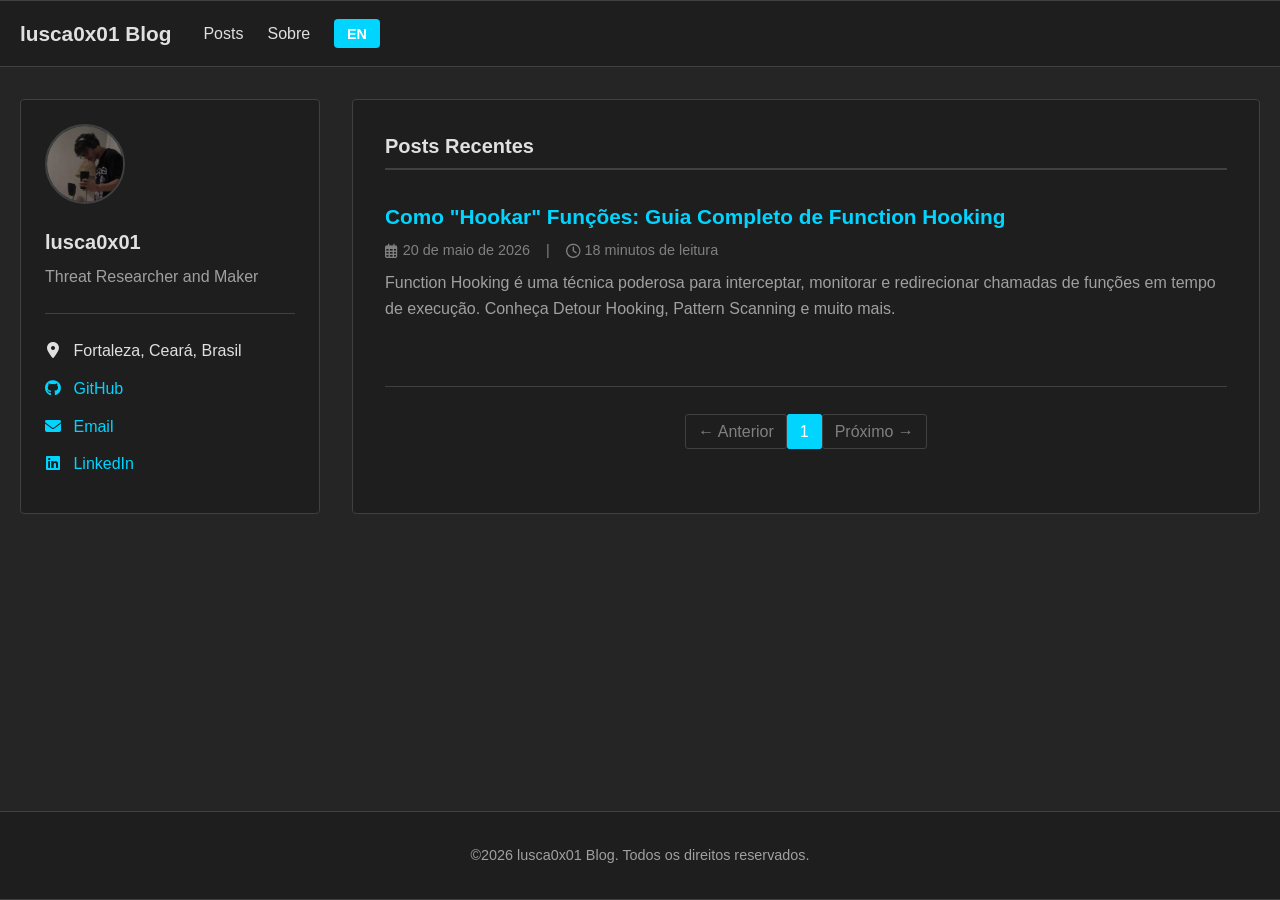
<file: index.html>
<!DOCTYPE html>
<html lang="pt-BR" class="no-js">

<head>
  <meta charset="UTF-8">
  <meta name="viewport" content="width=device-width, initial-scale=1.0">
  <meta name="description"
    content="lusca0x01 Blog - InfoSec, Pentesting, Análise de Malware e mais. Compartilhando conhecimento sobre segurança da informação.">
  <title>lusca0x01 Blog</title>
  <link rel="stylesheet" href="https://cdnjs.cloudflare.com/ajax/libs/font-awesome/6.4.0/css/all.min.css">
  <link rel="stylesheet" href="/assets/css/style.css">
  <script>
    document.documentElement.className = document.documentElement.className.replace(/\bno-js\b/g, '') + ' js ';
  </script>
</head>

<body class="home">
  <div class="navbar">
    <div class="navbar-inner">
      <div class="navbar-menu">
        <nav id="site-nav" class="greedy-nav">
          <a class="site-title" href="/">lusca0x01 Blog</a>
          <ul class="visible-links">
            <li class="navbar-menu-item">
              <a href="/" data-i18n="nav.posts">Posts</a>
            </li>
            <li class="navbar-menu-item">
              <a href="/about/" data-i18n="nav.about">Sobre</a>
            </li>
            <li class="navbar-menu-item">
              <button class="lang-toggle" onclick="toggleLanguage()" title="Toggle Language">
                <span id="lang-btn">EN</span>
              </button>
            </li>
          </ul>
        </nav>
      </div>
    </div>
  </div>

  <div class="initial-content">
    <div id="main" role="main">
      <div class="sidebar">
        <div class="author-box" itemscope itemtype="https://schema.org/Person">
          <div class="author-avatar">
            <img src="images/avatar.png" alt="Author" itemprop="image">
          </div>
          <div class="author-content">
            <h3 class="author-name" itemprop="name" data-i18n="author.name">lusca0x01</h3>
            <div class="author-bio" itemprop="description" data-i18n="author.bio">Threat Researcher and Maker</div>
          </div>
          <div class="author-urls-wrapper">
            <ul class="author-urls social-icons">
              <li><i class="fas fa-fw fa-map-marker-alt"></i> <span data-i18n="author.location">Fortaleza, Ceará,
                  Brasil</span></li>
              <li><a href="https://github.com/lusca0x01" target="_blank" rel="noopener noreferrer"><i
                    class="fab fa-fw fa-github"></i>
                  <span>GitHub</span></a></li>
              <li><a href="mailto:lucas.wf@outlook.com" target="_blank" rel="noopener noreferrer"><i
                    class="fas fa-fw fa-envelope"></i>
                  <span>Email</span></a></li>
              <li><a href="https://www.linkedin.com/in/lucas-wagner-fernandes/" target="_blank"
                  rel="noopener noreferrer"><i class="fab fa-fw fa-linkedin"></i>
                  <span>LinkedIn</span></a></li>
            </ul>
          </div>
        </div>
      </div>

      <div class="posts">
        <h3 class="posts-subtitle" data-i18n="posts.recent">Posts Recentes</h3>
        <div class="entries-list" id="posts-container">
        </div>

        <nav class="pagination" id="pagination">
        </nav>
      </div>
    </div>
  </div>

  <div id="footer" class="footer">
    <footer>
      <div class="footer-follow">
        <p data-i18n="footer.text">&copy; 2026 lusca0x01 Blog. Todos os direitos reservados.</p>
      </div>
    </footer>
  </div>

  <script src="/assets/js/script.js"></script>
</body>

</html>
</file>
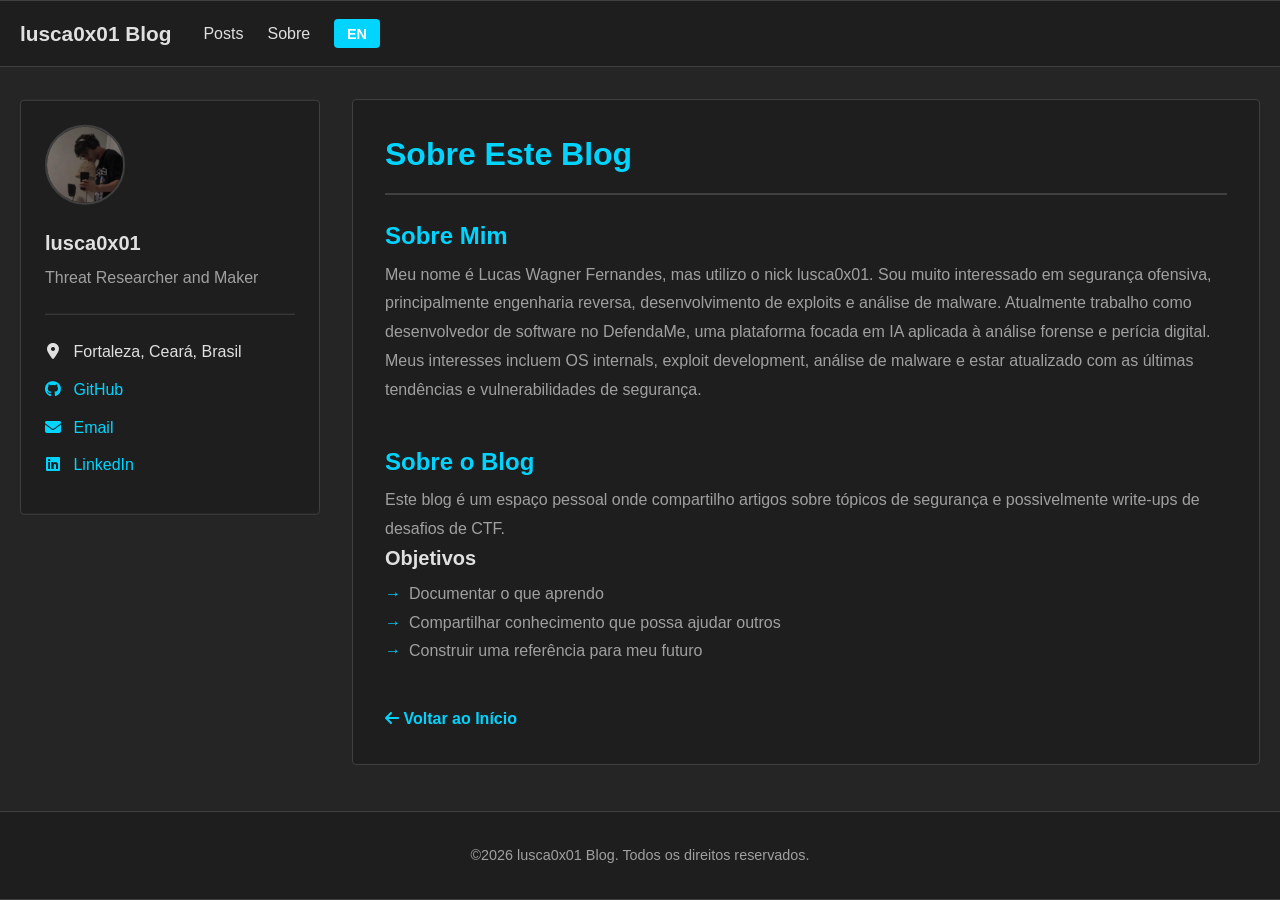
<file: about/index.html>
<!DOCTYPE html>
<html lang="pt-BR" class="no-js">

<head>
    <meta charset="UTF-8">
    <meta name="viewport" content="width=device-width, initial-scale=1.0">
    <meta name="description" content="About - lusca0x01 Blog">
    <title>About - lusca0x01 Blog</title>
    <link rel="stylesheet" href="https://cdnjs.cloudflare.com/ajax/libs/font-awesome/6.4.0/css/all.min.css">
    <link rel="stylesheet" href="../assets/css/style.css">
    <script>
        document.documentElement.className = document.documentElement.className.replace(/\bno-js\b/g, '') + ' js ';
    </script>
</head>

<body class="home">
    <div class="navbar">
        <div class="navbar-inner">
            <div class="navbar-menu">
                <nav id="site-nav" class="greedy-nav">
                    <a class="site-title" href="/">lusca0x01 Blog</a>
                    <ul class="visible-links">
                        <li class="navbar-menu-item">
                            <a href="/" data-i18n="nav.posts">Posts</a>
                        </li>
                        <li class="navbar-menu-item">
                            <a href="/about/" data-i18n="nav.about">Sobre</a>
                        </li>
                        <li class="navbar-menu-item">
                            <button class="lang-toggle" onclick="toggleLanguage()" title="Toggle Language">
                                <span id="lang-btn">EN</span>
                            </button>
                        </li>
                    </ul>
                </nav>
            </div>
        </div>
    </div>

    <div class="initial-content">
        <div id="main" role="main">
            <div class="sidebar">
                <div class="author-box" itemscope itemtype="https://schema.org/Person">
                    <div class="author-avatar">
                        <img src="../images/avatar.png" alt="Author" itemprop="image">
                    </div>
                    <div class="author-content">
                        <h3 class="author-name" itemprop="name" data-i18n="author.name">lusca0x01</h3>
                        <div class="author-bio" itemprop="description" data-i18n="author.bio">Threat Researcher and
                            Maker</div>
                    </div>
                    <div class="author-urls-wrapper">
                        <ul class="author-urls social-icons">
                            <li><i class="fas fa-fw fa-map-marker-alt"></i> <span data-i18n="author.location">Fortaleza,
                                    Ceará, Brasil</span></li>
                            <li><a href="https://github.com/lusca0x01" target="_blank" rel="noopener noreferrer"><i
                                        class="fab fa-fw fa-github"></i>
                                    <span>GitHub</span></a></li>
                            <li><a href="mailto:lucas.wf@outlook.com" target="_blank" rel="noopener noreferrer"><i
                                        class="fas fa-fw fa-envelope"></i>
                                    <span>Email</span></a></li>
                            <li><a href="https://www.linkedin.com/in/lucas-wagner-fernandes/" target="_blank"
                                    rel="noopener noreferrer"><i class="fab fa-fw fa-linkedin"></i>
                                    <span>LinkedIn</span></a></li>
                        </ul>
                    </div>
                </div>
            </div>

            <div class="about-content">
                <article class="page-content">
                    <header class="page-header">
                        <h1 data-i18n="about.title">Sobre Este Blog</h1>
                    </header>

                    <div class="page-body">
                        <section class="about-section">
                            <h2 data-i18n="about.me.title">Sobre Mim</h2>
                            <p data-i18n="about.me.intro">Meu nome é Lucas Wagner Fernandes, mas utilizo o nick
                                lusca0x01. Sou muito interessado em segurança ofensiva, principalmente engenharia
                                reversa, desenvolvimento de exploits e análise de malware. Atualmente trabalho como
                                desenvolvedor de software no DefendaMe, uma plataforma focada em IA aplicada à análise
                                forense e perícia digital.</p>
                            <p data-i18n="about.me.focus">Meus interesses incluem OS internals, exploit development,
                                análise de malware e estar atualizado com as últimas tendências e vulnerabilidades de segurança.</p>
                        </section>

                        <section class="about-section">
                            <h2 data-i18n="about.blog.title">Sobre o Blog</h2>
                            <p data-i18n="about.blog.intro">Este blog é um espaço pessoal onde compartilho write-ups para
                                desafios de CTF, artigos sobre tópicos de segurança, pesquisa do meu homelab e notas rápidas
                                sobre coisas que quero lembrar.</p>

                            <h3 data-i18n="about.blog.goals">Objetivos</h3>
                            <ul class="goals-list">
                                <li data-i18n="about.blog.goal1">Documentar o que aprendo</li>
                                <li data-i18n="about.blog.goal2">Compartilhar conhecimento que possa ajudar outros</li>
                                <li data-i18n="about.blog.goal3">Construir uma referência para meu futuro</li>
                            </ul>
                        </section>
                    </div>

                    <div class="page-navigation">
                        <a href="/" class="btn-back">
                            <i class="fas fa-arrow-left"></i>
                            <span data-i18n="about.back">← Voltar ao Início</span>
                        </a>
                    </div>
                </article>
            </div>
        </div>
    </div>

    <div id="footer" class="footer">
        <footer>
            <div class="footer-follow">
                <p data-i18n="footer.text">&copy; 2026 lusca0x01 Blog. Todos os direitos reservados.</p>
            </div>
        </footer>
    </div>

    <script src="../assets/js/script.js"></script>
    <script>
        document.addEventListener('DOMContentLoaded', () => {
            updateTranslations();
        });
    </script>
</body>

</html>
</file>
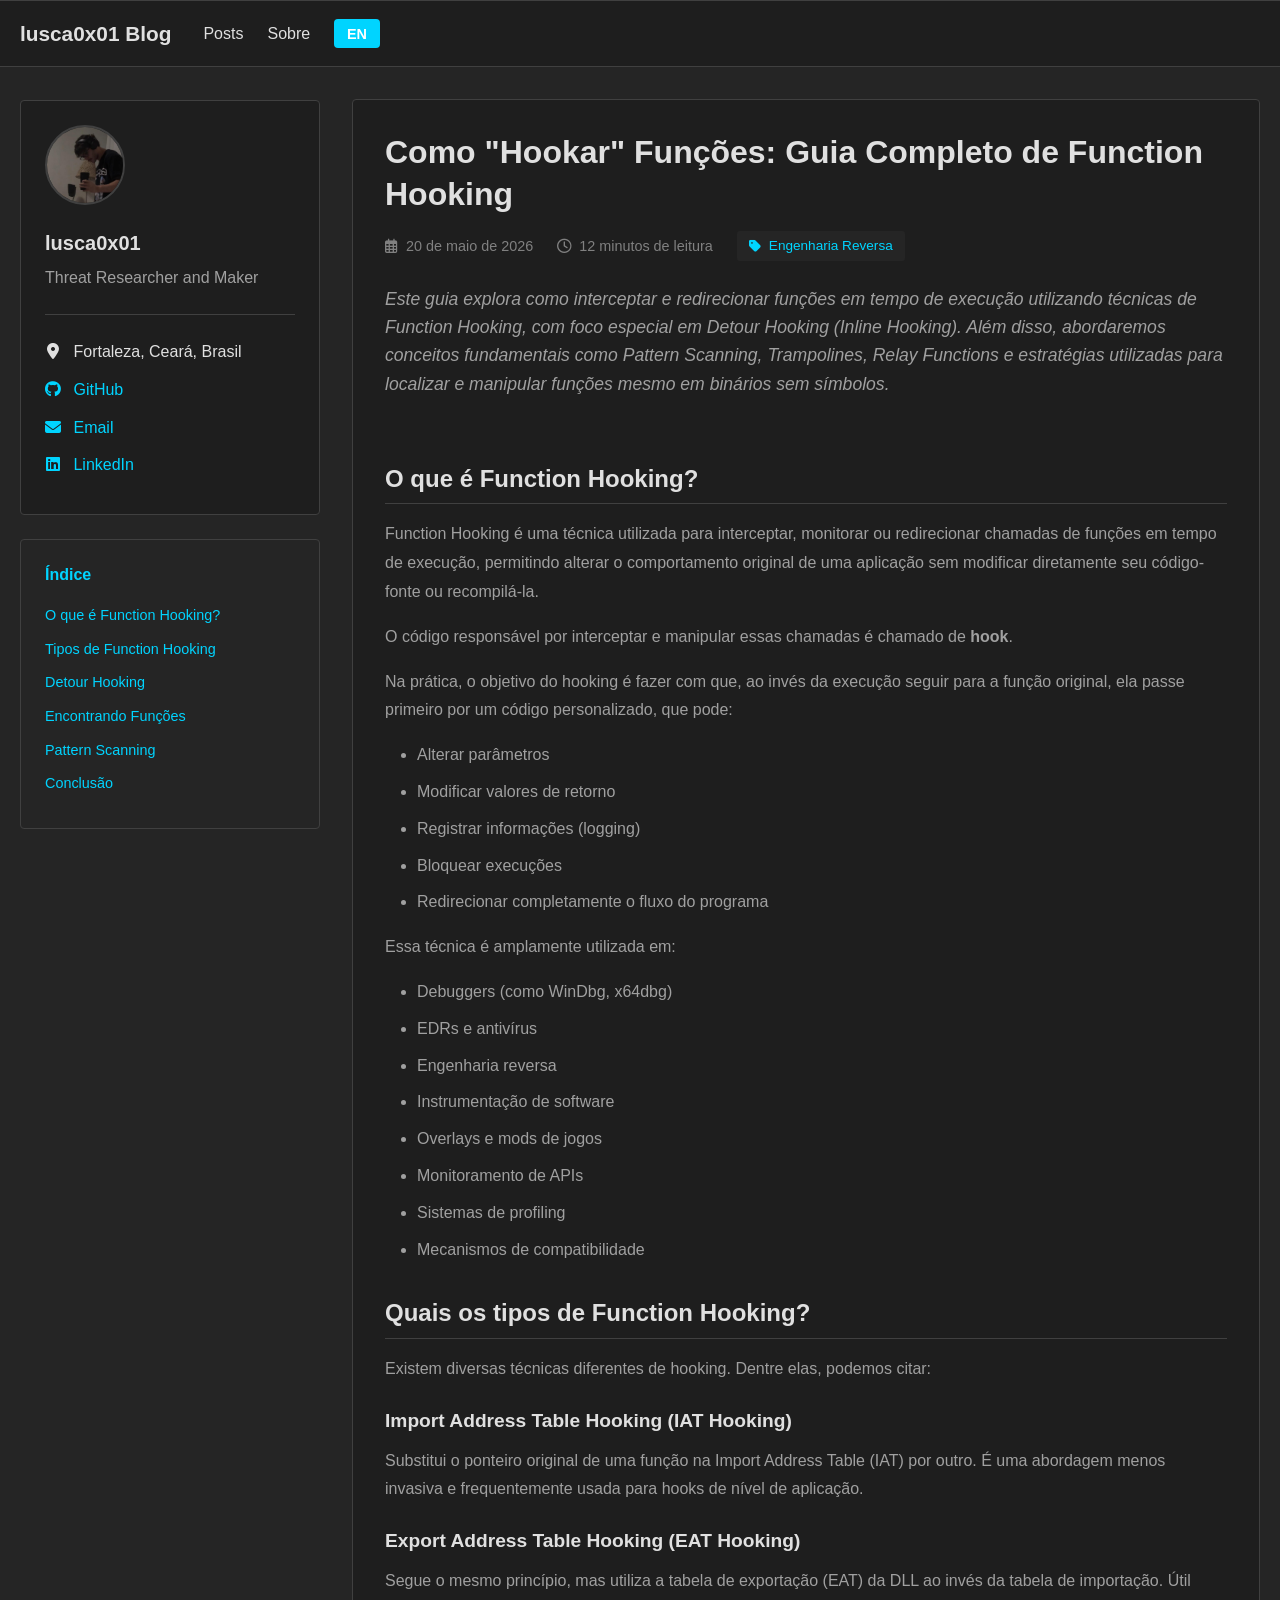
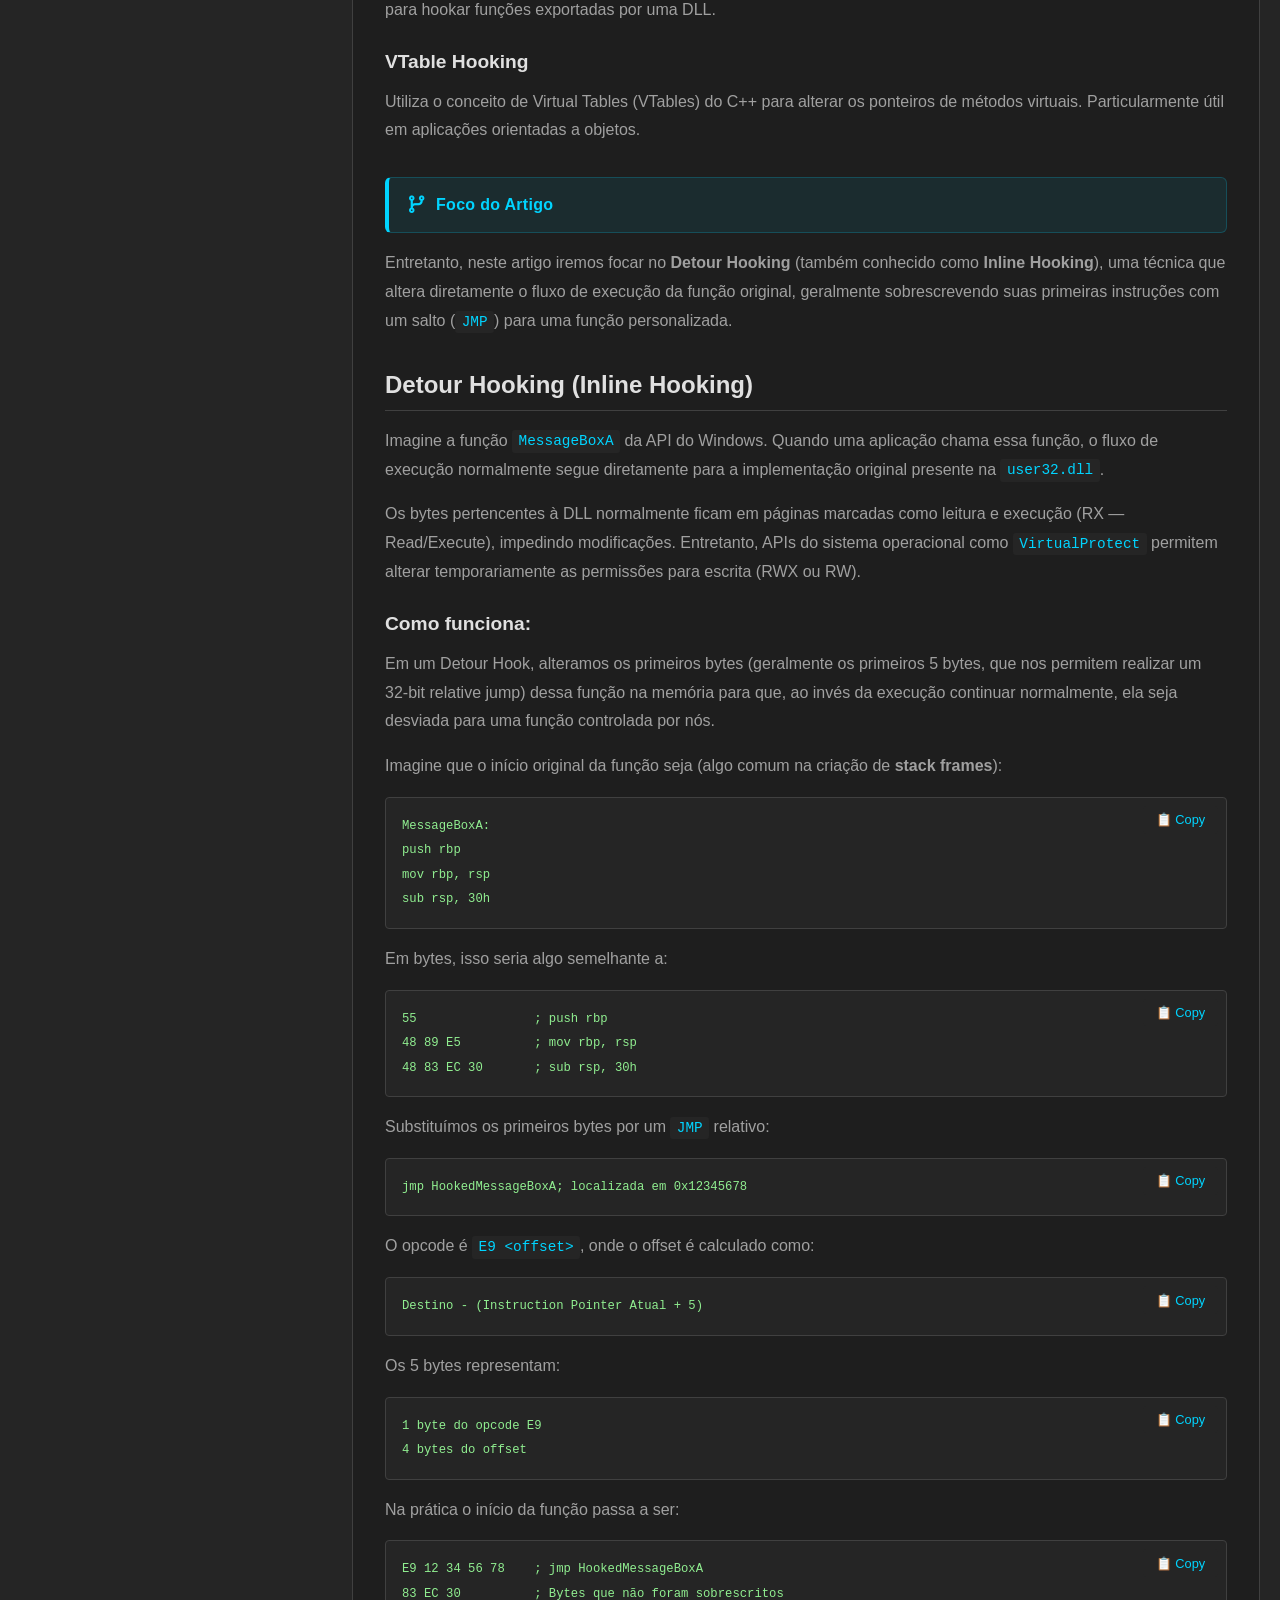
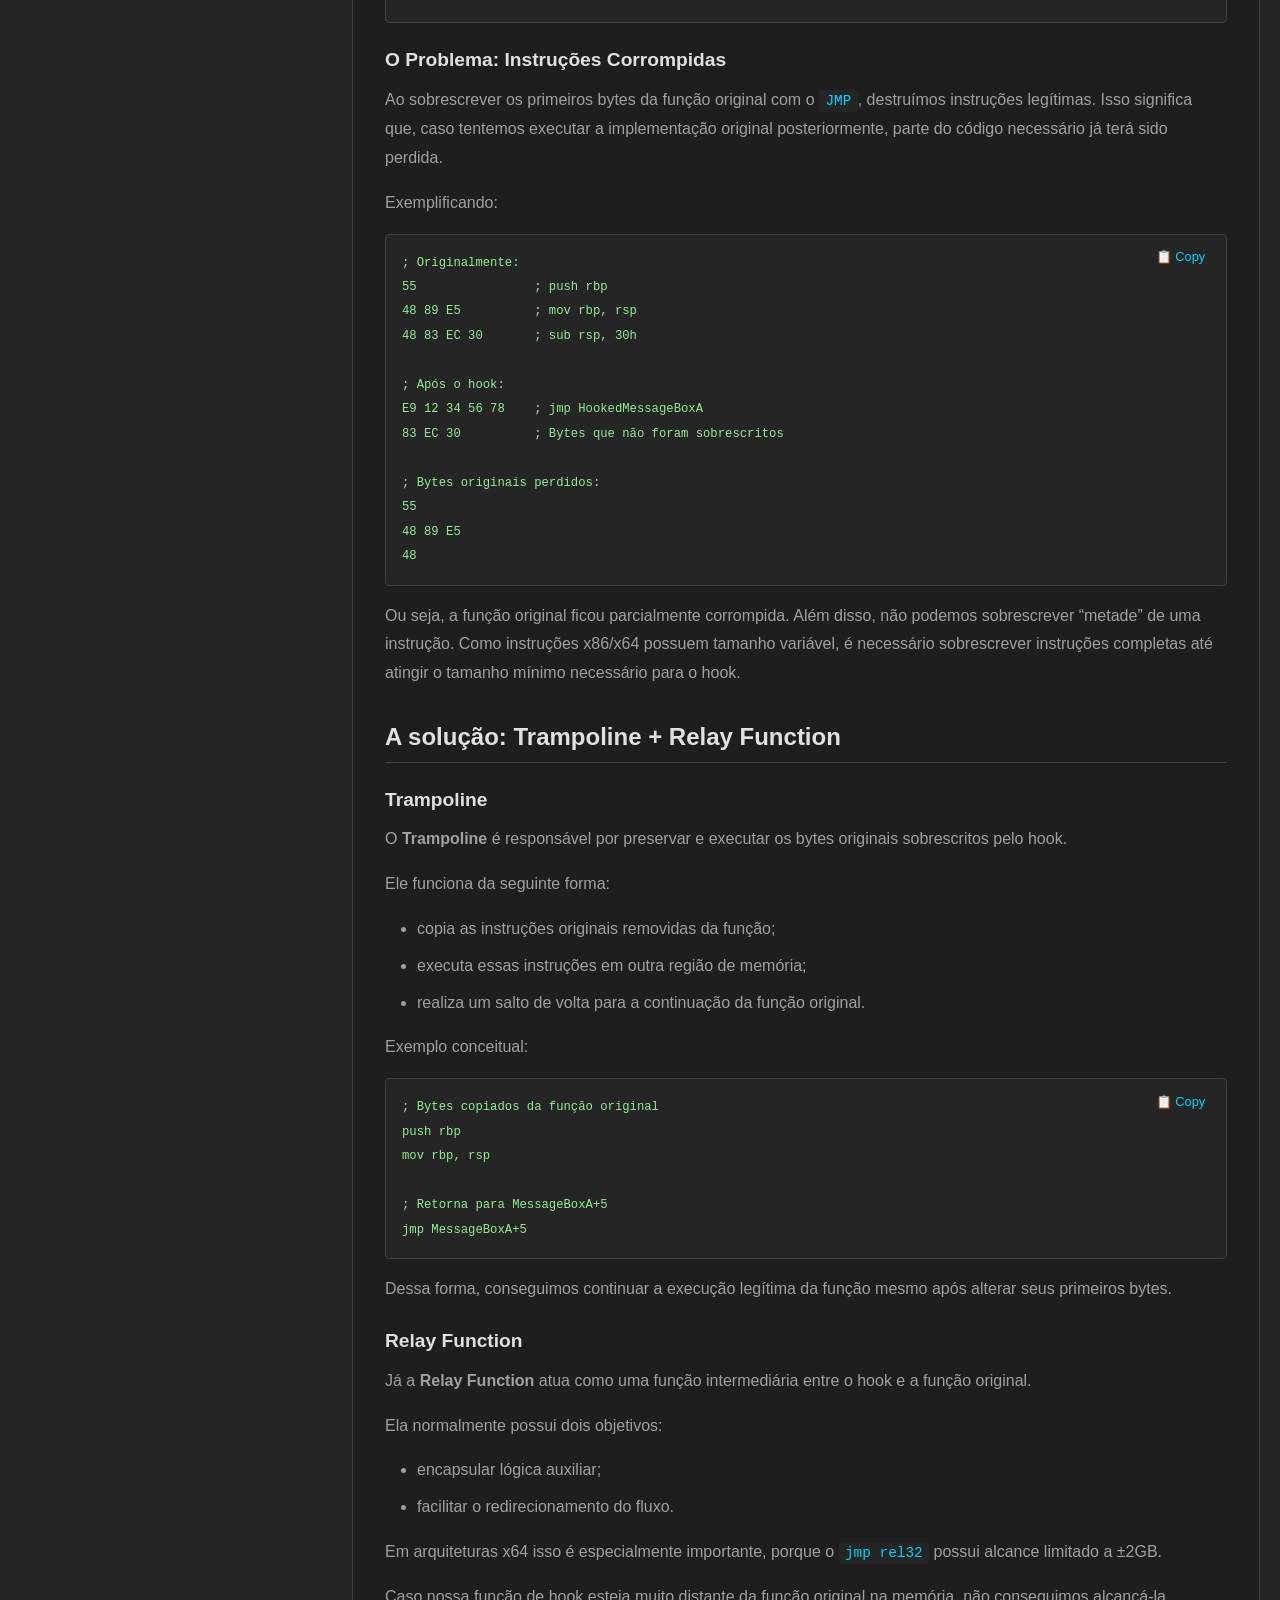
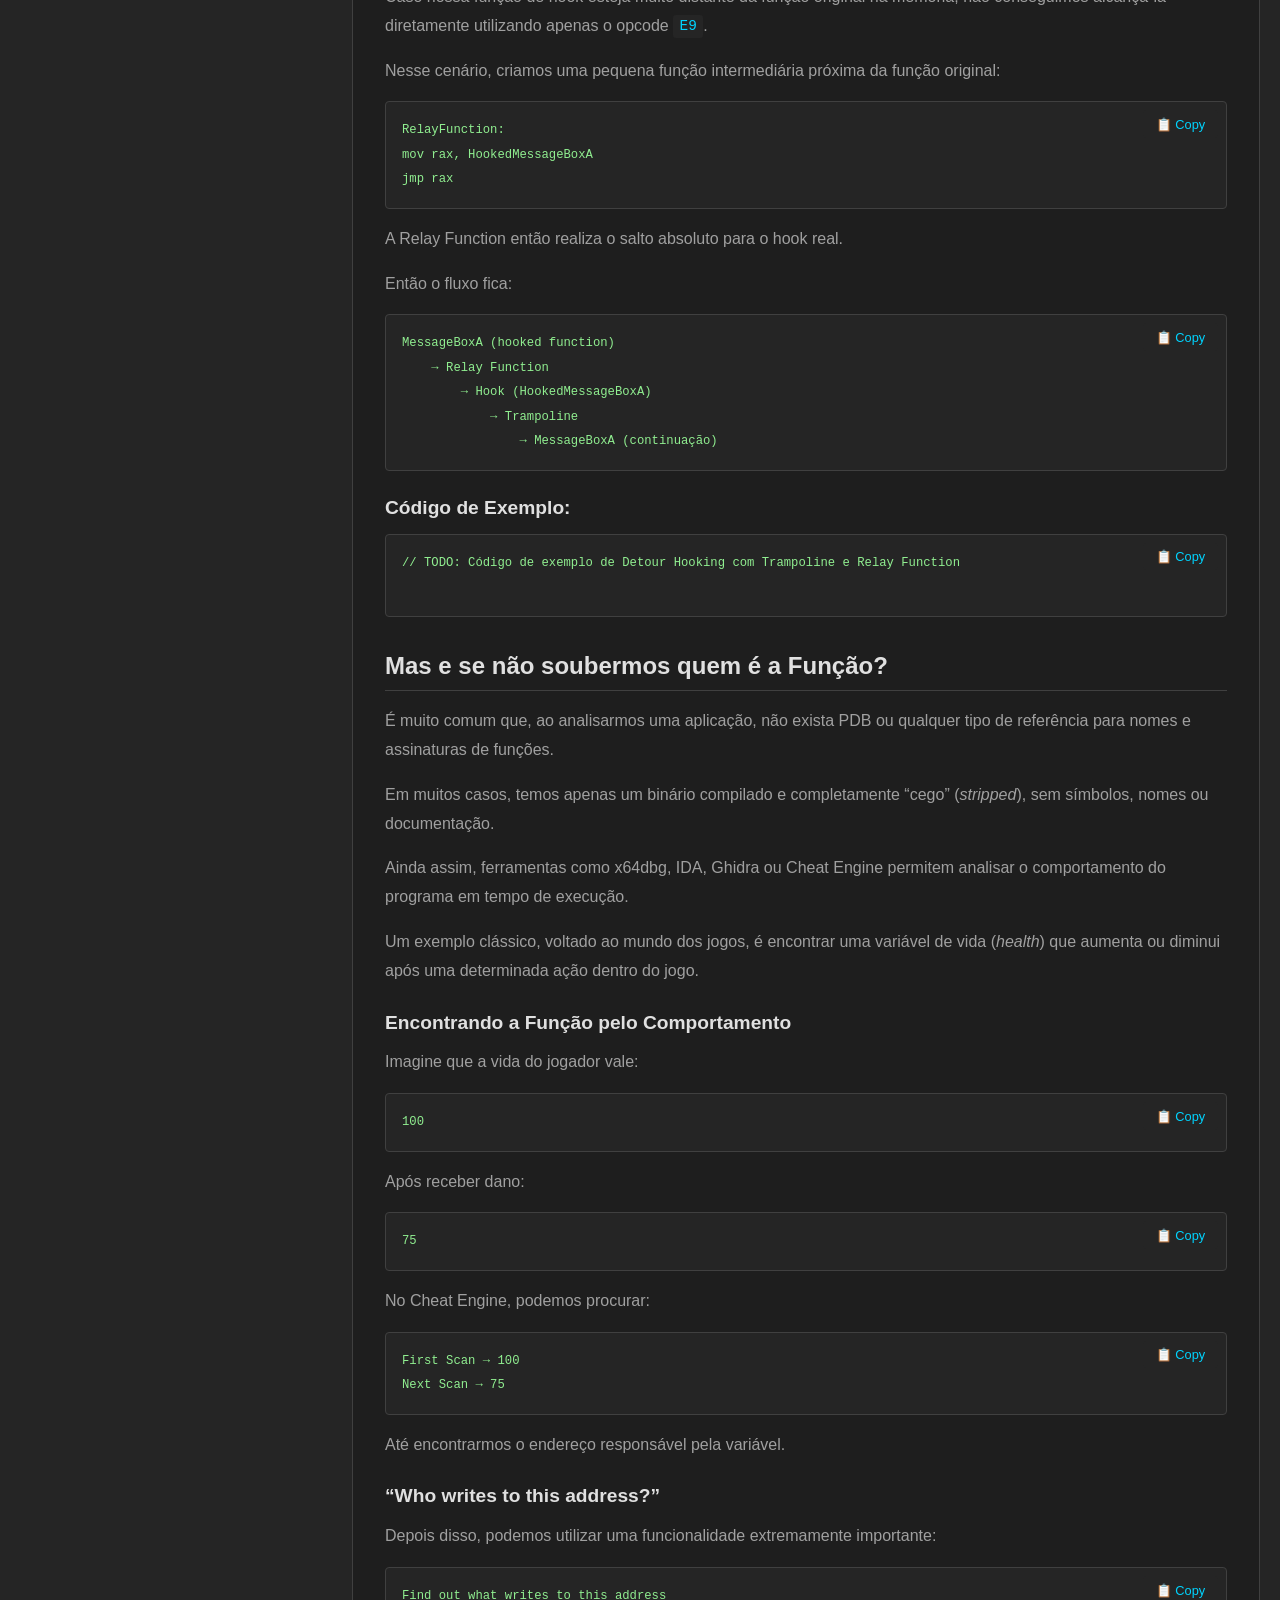
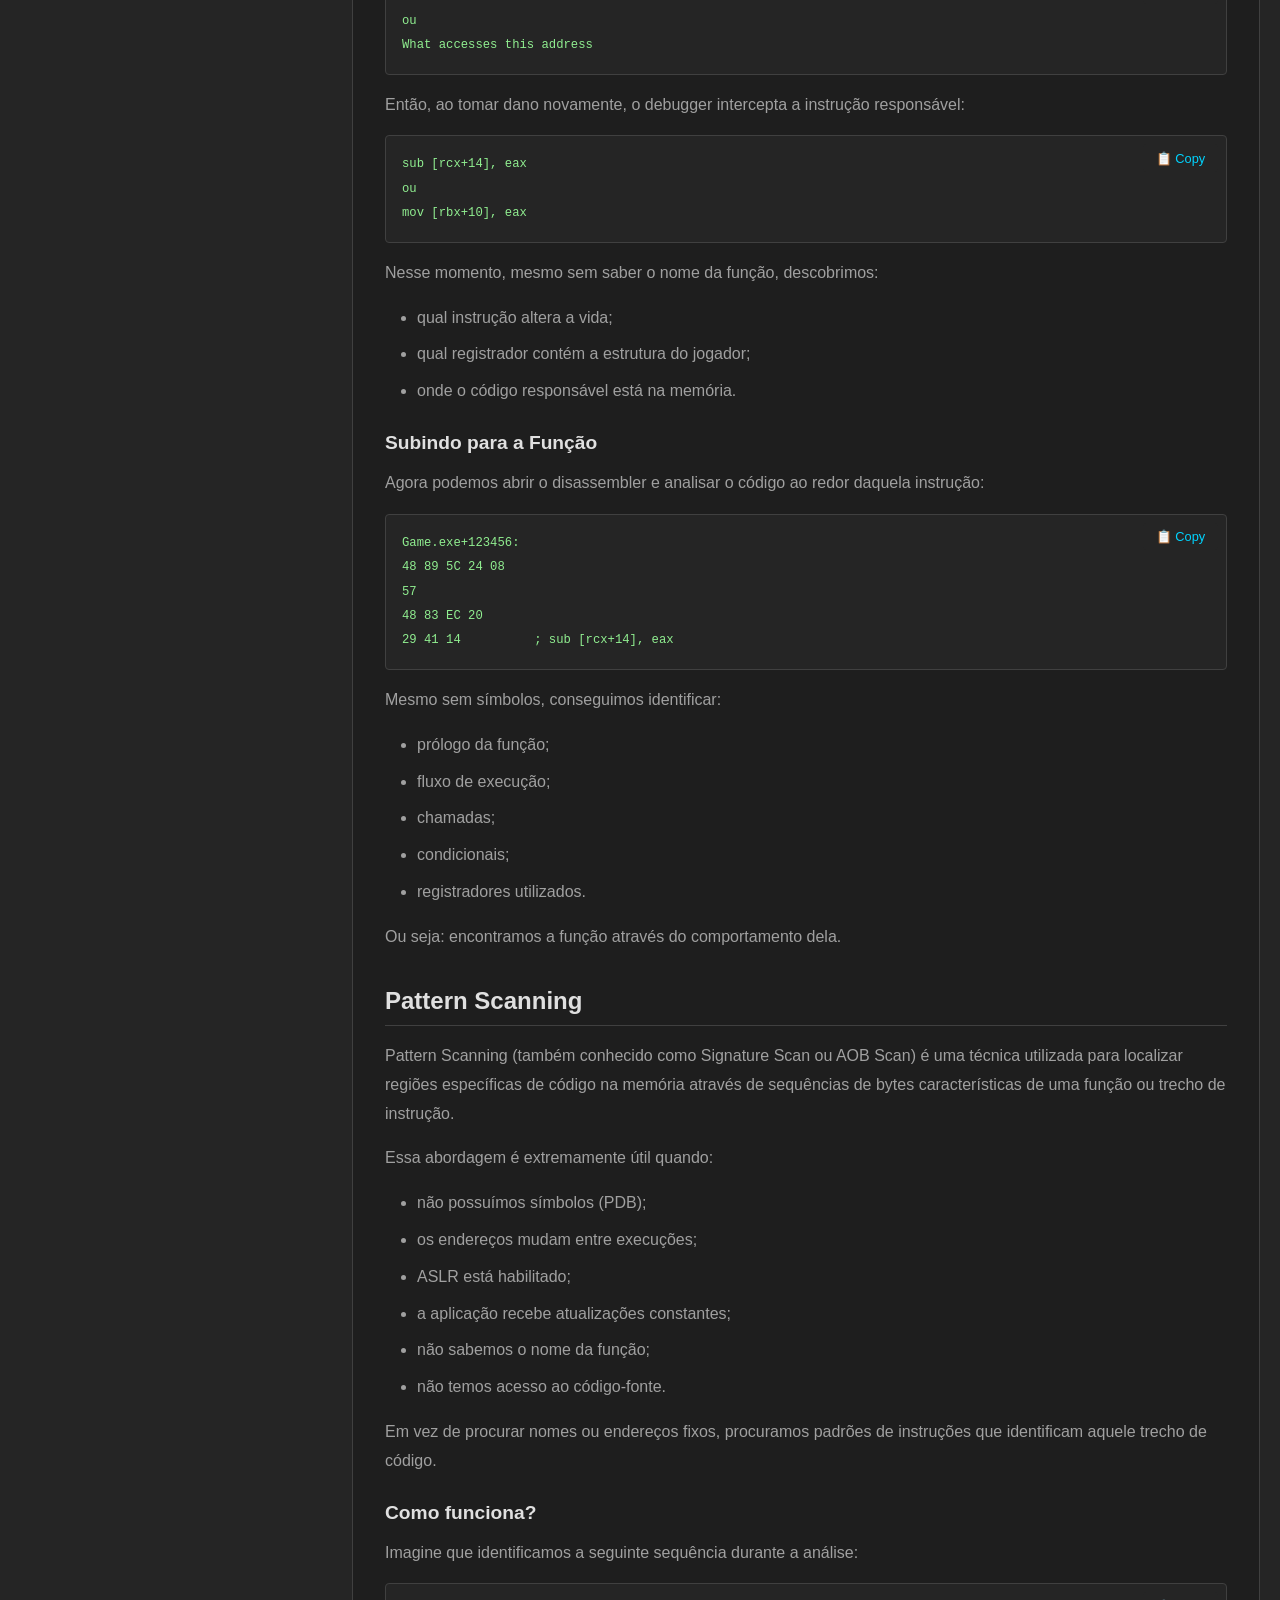
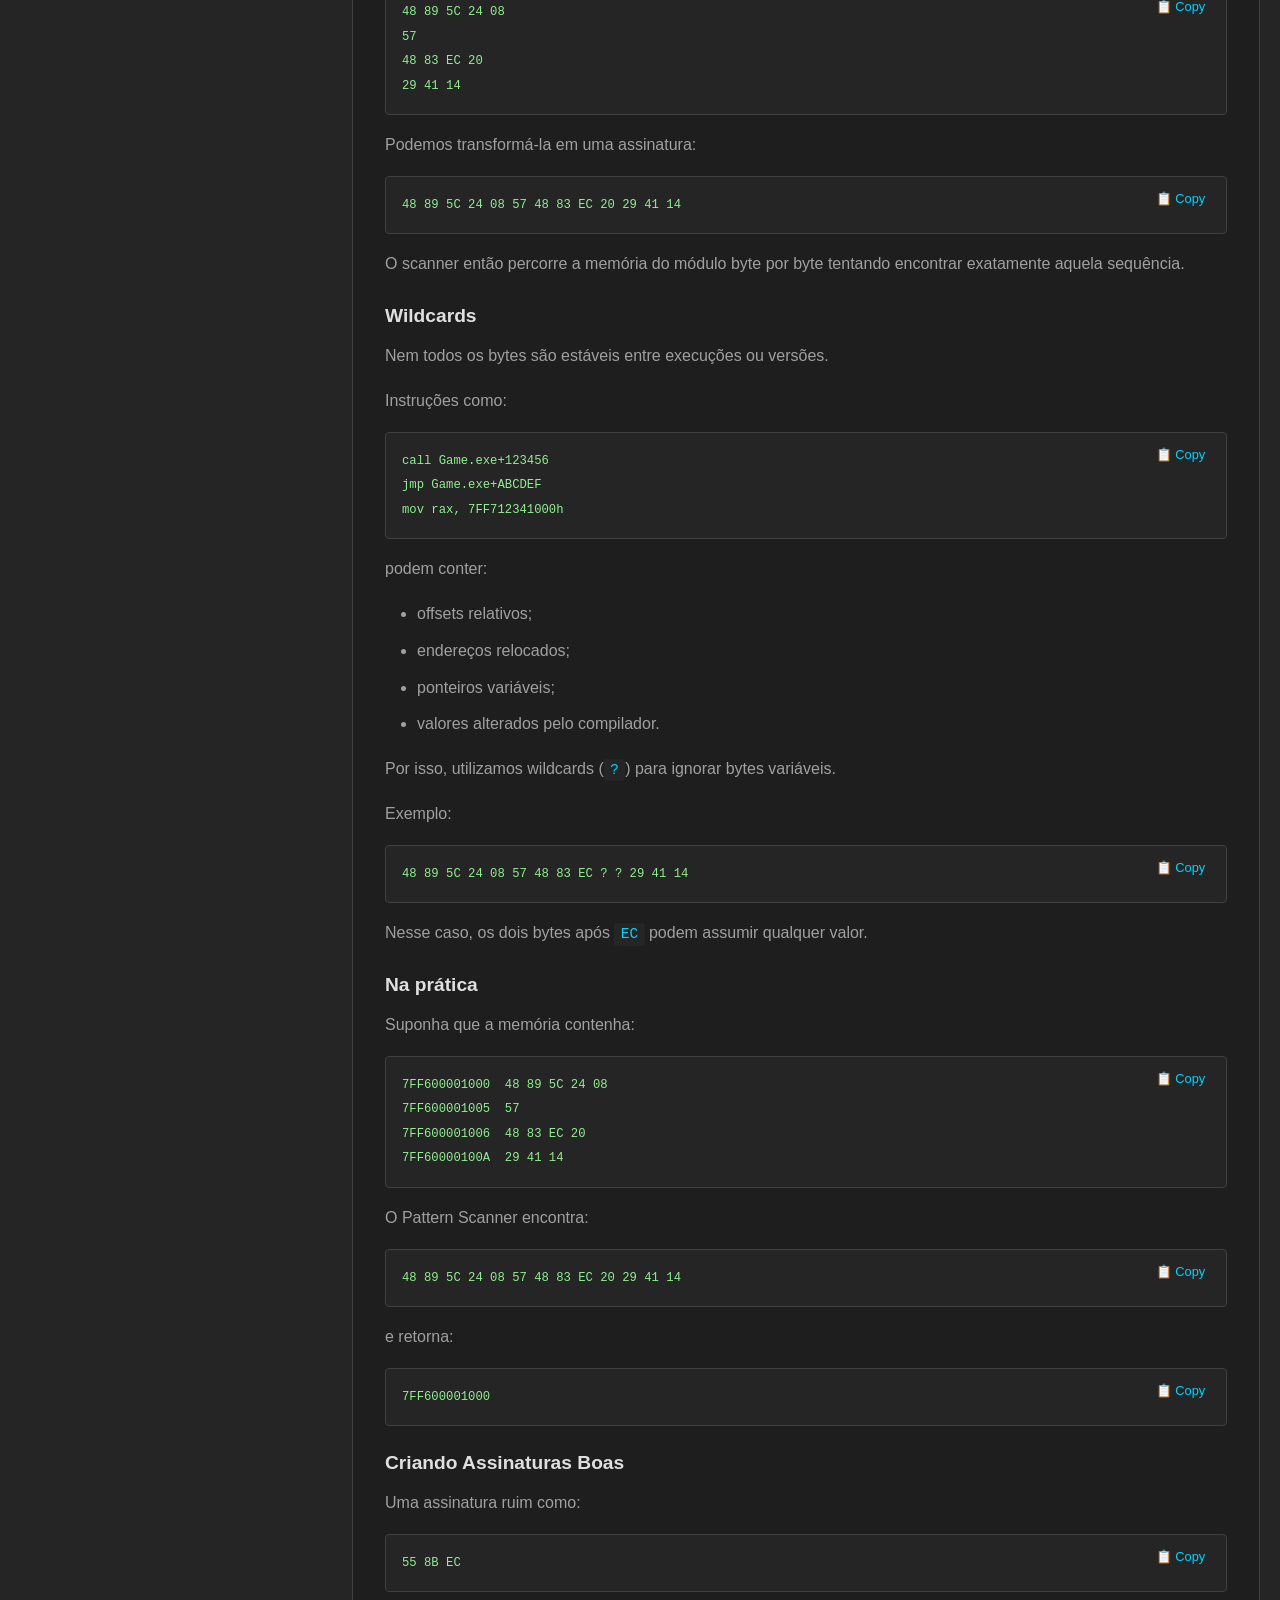
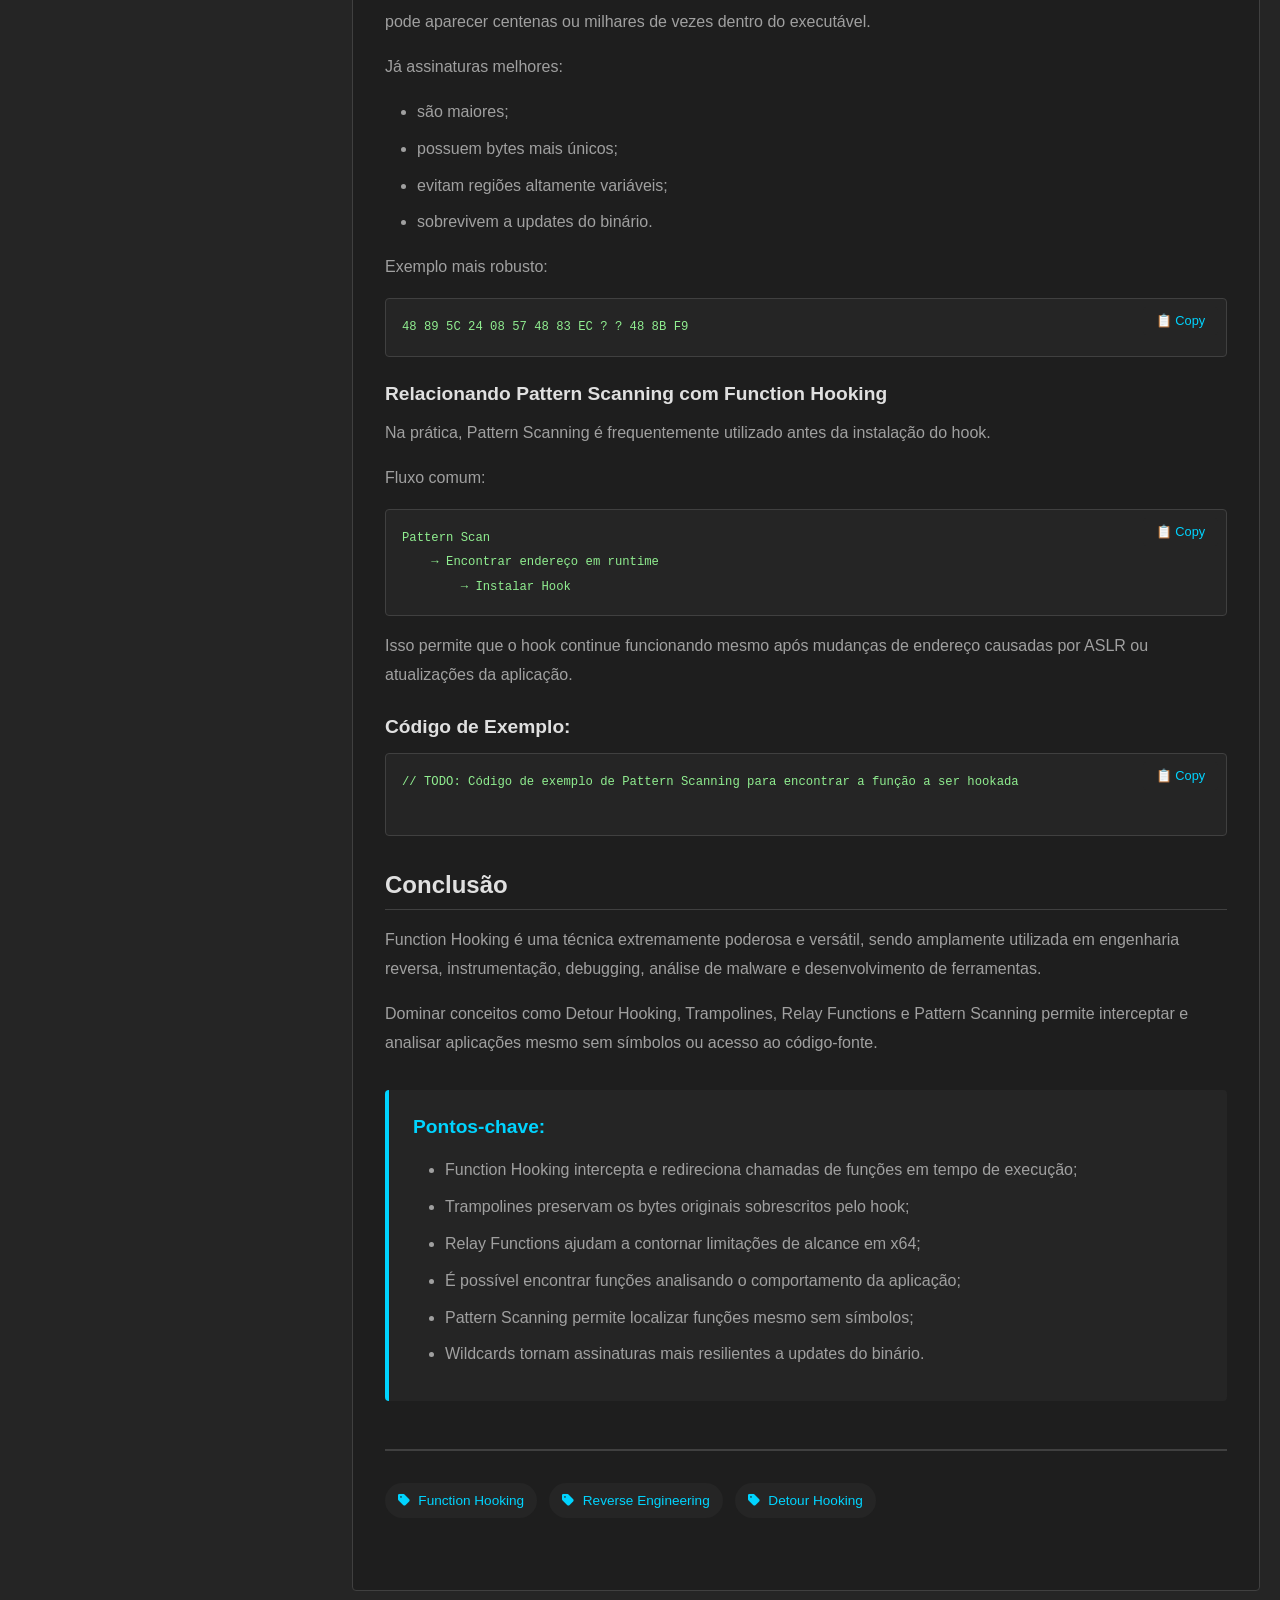
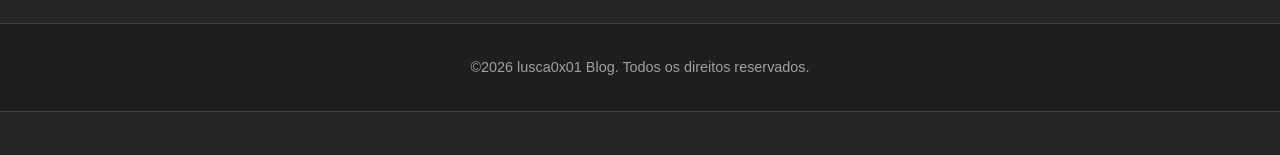
<file: posts/how-to-hook-functions.html>
<!DOCTYPE html>
<html lang="pt-BR" class="no-js">

<head>
    <meta charset="UTF-8">
    <meta name="viewport" content="width=device-width, initial-scale=1.0">
    <meta name="description" content="Como 'Hookar' Funções: Guia Completo de Function Hooking">
    <title>Como "Hookar" Funções: Guia Completo de Function Hooking</title>
    <link rel="stylesheet" href="https://cdnjs.cloudflare.com/ajax/libs/font-awesome/6.4.0/css/all.min.css">
    <link rel="stylesheet" href="../assets/css/style.css">
    <link rel="stylesheet" href="../assets/css/post.css">
    <script>
        document.documentElement.className = document.documentElement.className.replace(/\bno-js\b/g, '') + ' js ';
    </script>
</head>

<body class="home">
    <div class="navbar">
        <div class="navbar-inner">
            <div class="navbar-menu">
                <nav id="site-nav" class="greedy-nav">
                    <a class="site-title" href="/">lusca0x01 Blog</a>
                    <ul class="visible-links">
                        <li class="navbar-menu-item">
                            <a href="/" data-i18n="nav.posts">Posts</a>
                        </li>
                        <li class="navbar-menu-item">
                            <a href="/about/" data-i18n="nav.about">Sobre</a>
                        </li>
                        <li class="navbar-menu-item">
                            <button class="lang-toggle" onclick="toggleLanguage()" title="Toggle Language">
                                <span id="lang-btn">EN</span>
                            </button>
                        </li>
                    </ul>
                </nav>
            </div>
        </div>
    </div>

    <div class="initial-content">
        <div id="main" class="post-main">
            <div class="sidebar">
                <div class="author-box" itemscope itemtype="https://schema.org/Person">
                    <div class="author-avatar">
                        <img src="../images/avatar.png" alt="Author" itemprop="image">
                    </div>
                    <div class="author-content">
                        <h3 class="author-name" itemprop="name" data-i18n="author.name">lusca0x01</h3>
                        <div class="author-bio" itemprop="description" data-i18n="author.bio">Threat Researcher and
                            Maker</div>
                    </div>
                    <div class="author-urls-wrapper">
                        <ul class="author-urls social-icons">
                            <li><i class="fas fa-fw fa-map-marker-alt"></i> <span data-i18n="author.location">Fortaleza,
                                    Ceará, Brasil</span></li>
                            <li><a href="https://github.com/lusca0x01" target="_blank" rel="noopener noreferrer"><i
                                        class="fab fa-fw fa-github"></i>
                                    <span>GitHub</span></a></li>
                            <li><a href="mailto:lucas.wf@outlook.com" target="_blank" rel="noopener noreferrer"><i
                                        class="fas fa-fw fa-envelope"></i>
                                    <span>Email</span></a></li>
                            <li><a href="https://www.linkedin.com/in/lucas-wagner-fernandes/" target="_blank"
                                    rel="noopener noreferrer"><i class="fab fa-fw fa-linkedin"></i>
                                    <span>LinkedIn</span></a></li>
                        </ul>
                    </div>
                </div>
                <div class="toc-box">
                    <h4 data-i18n="post.index">Índice</h4>
                    <ul class="toc-list">
                        <li><a href="#o-que-e-hooking" data-i18n="hooking.section1">O que é Function Hooking?</a></li>
                        <li><a href="#tipos-hooking" data-i18n="hooking.section2">Tipos de Function Hooking</a></li>
                        <li><a href="#detour-hooking" data-i18n="hooking.section3">Detour Hooking</a></li>
                        <li><a href="#encontrando-funcoes" data-i18n="hooking.section4">Encontrando Funções</a></li>
                        <li><a href="#pattern-scanning" data-i18n="hooking.section5">Pattern Scanning</a></li>
                        <li><a href="#conclusao" data-i18n="post.conclusion">Conclusão</a></li>
                    </ul>
                </div>
            </div>

            <article class="post-content">
                <header class="post-header">
                    <h1 class="post-title" data-i18n="hooking.title">Como "Hookar" Funções: Guia Completo de Function
                        Hooking</h1>

                    <div class="post-meta">
                        <span class="post-date">
                            <i class="far fa-calendar-alt"></i>
                            20 de maio de 2026
                        </span>
                        <span class="post-readtime">
                            <i class="far fa-clock"></i>
                            12 minutos de leitura
                        </span>
                        <span class="post-category">
                            <i class="fas fa-tag"></i>
                            Engenharia Reversa
                        </span>
                    </div>

                    <div class="post-excerpt">
                        <p> Este guia explora como interceptar e redirecionar funções em tempo de execução utilizando
                            técnicas de Function Hooking, com foco especial em Detour Hooking (Inline Hooking). Além
                            disso, abordaremos conceitos fundamentais como Pattern Scanning, Trampolines, Relay
                            Functions e estratégias utilizadas para localizar e manipular funções mesmo em binários sem
                            símbolos.</p>
                    </div>
                </header>

                <div class="post-body">
                    <section id="o-que-e-hooking">
                        <h2 data-i18n="hooking.section1">O que é Function Hooking?</h2>
                        <p>Function Hooking é uma técnica utilizada para interceptar, monitorar ou redirecionar chamadas
                            de funções em tempo de execução, permitindo alterar o comportamento original de uma
                            aplicação sem modificar diretamente seu código-fonte ou recompilá-la.</p>
                        <p>O código responsável por interceptar e manipular essas chamadas é chamado de
                            <strong>hook</strong>.
                        </p>

                        <p>Na prática, o objetivo do hooking é fazer com que, ao invés da execução seguir para a função
                            original, ela passe primeiro por um código personalizado, que pode:</p>
                        <ul>
                            <li>Alterar parâmetros</li>
                            <li>Modificar valores de retorno</li>
                            <li>Registrar informações (logging)</li>
                            <li>Bloquear execuções</li>
                            <li>Redirecionar completamente o fluxo do programa</li>
                        </ul>

                        <p>Essa técnica é amplamente utilizada em:</p>
                        <ul>
                            <li>Debuggers (como WinDbg, x64dbg)</li>
                            <li>EDRs e antivírus</li>
                            <li>Engenharia reversa</li>
                            <li>Instrumentação de software</li>
                            <li>Overlays e mods de jogos</li>
                            <li>Monitoramento de APIs</li>
                            <li>Sistemas de profiling</li>
                            <li>Mecanismos de compatibilidade</li>
                        </ul>
                    </section>

                    <section id="tipos-hooking">
                        <h2 data-i18n="hooking.section2">Quais os tipos de Function Hooking? </h2>
                        <p>Existem diversas técnicas diferentes de hooking. Dentre elas, podemos citar:</p>

                        <h3>Import Address Table Hooking (IAT Hooking)</h3>
                        <p>Substitui o ponteiro original de uma função na Import Address Table (IAT) por outro. É uma
                            abordagem menos invasiva e frequentemente usada para hooks de nível de aplicação.</p>

                        <h3>Export Address Table Hooking (EAT Hooking)</h3>
                        <p>Segue o mesmo princípio, mas utiliza a tabela de exportação (EAT) da DLL ao invés da tabela
                            de importação. Útil para hookar funções exportadas por uma DLL.</p>

                        <h3>VTable Hooking</h3>
                        <p>Utiliza o conceito de Virtual Tables (VTables) do C++ para alterar os ponteiros de métodos
                            virtuais. Particularmente útil em aplicações orientadas a objetos.</p>

                        <div class="article-highlight">
                            <i class="fas fa-code-branch"></i>
                            <h3>Foco do Artigo</h3>
                        </div>
                        <p>
                            Entretanto, neste artigo iremos focar no
                            <strong>Detour Hooking</strong>
                            (também conhecido como <strong>Inline Hooking</strong>),
                            uma técnica que altera diretamente o fluxo de execução da função original,
                            geralmente sobrescrevendo suas primeiras instruções com um salto
                            (<code>JMP</code>) para uma função personalizada.
                        </p>
                    </section>

                    <section id="detour-hooking">
                        <h2 data-i18n="hooking.section3">Detour Hooking (Inline Hooking)</h2>
                        <p>Imagine a função <code>MessageBoxA</code> da API do Windows. Quando uma aplicação chama essa
                            função, o fluxo de execução normalmente segue diretamente para a implementação original
                            presente na <code>user32.dll</code>.</p>

                        <p>Os bytes pertencentes à DLL normalmente ficam em páginas marcadas como leitura e execução (RX
                            — Read/Execute), impedindo modificações. Entretanto, APIs do sistema operacional como
                            <code>VirtualProtect</code> permitem alterar temporariamente as permissões para escrita (RWX
                            ou RW).
                        </p>

                        <h3>Como funciona:</h3>
                        <p>Em um Detour Hook, alteramos os primeiros bytes (geralmente os primeiros 5 bytes, que nos
                            permitem realizar um 32-bit relative jump) dessa função na memória
                            para que, ao invés da execução continuar normalmente, ela seja desviada para uma função
                            controlada por nós.</p>

                        <p>Imagine que o início original da função seja (algo comum na criação de <strong>stack
                                frames</strong>):</p>
                        <pre><code class="language-nasm">MessageBoxA:
push rbp
mov rbp, rsp
sub rsp, 30h</code></pre>

                        <p>Em bytes, isso seria algo semelhante a:</p>
                        <pre><code class="language-hex">55                ; push rbp
48 89 E5          ; mov rbp, rsp
48 83 EC 30       ; sub rsp, 30h</code></pre>

                        <p>Substituímos os primeiros bytes por um <code>JMP</code> relativo:</p>
                        <pre><code class="language-nasm">jmp HookedMessageBoxA; localizada em 0x12345678</code></pre>

                        <p>O opcode é <code>E9 &lt;offset&gt;</code>, onde o offset é calculado como:</p>
                        <pre><code class="language-text">Destino - (Instruction Pointer Atual + 5)</code></pre>

                        <p>Os 5 bytes representam:</p>
                        <pre><code class="language-text">1 byte do opcode E9
4 bytes do offset</code></pre>

                        <p>Na prática o início da função passa a ser:</p>
                        <pre><code class="language-nasm">E9 12 34 56 78    ; jmp HookedMessageBoxA
83 EC 30          ; Bytes que não foram sobrescritos</code></pre>

                        <h3>O Problema: Instruções Corrompidas</h3>
                        <p>Ao sobrescrever os primeiros bytes da função original com o <code>JMP</code>, destruímos
                            instruções
                            legítimas. Isso significa que, caso tentemos executar a implementação original
                            posteriormente, parte do código necessário já terá sido perdida.</p>

                        <p>Exemplificando:</p>
                        <pre><code class="language-nasm">; Originalmente:
55                ; push rbp
48 89 E5          ; mov rbp, rsp
48 83 EC 30       ; sub rsp, 30h

; Após o hook:
E9 12 34 56 78    ; jmp HookedMessageBoxA
83 EC 30          ; Bytes que não foram sobrescritos

; Bytes originais perdidos:
55
48 89 E5
48
</code></pre>

                        <p>Ou seja, a função original ficou parcialmente corrompida. Além disso, não podemos
                            sobrescrever “metade” de uma instrução. Como instruções x86/x64 possuem tamanho variável, é
                            necessário sobrescrever instruções completas até atingir o tamanho mínimo necessário para o
                            hook.</p>

                        <section id="trampoline-relay">
                            <h2>A solução: Trampoline + Relay Function</h2>

                            <h3>Trampoline</h3>

                            <p>
                                O <strong>Trampoline</strong> é responsável por preservar e executar os bytes
                                originais sobrescritos pelo hook.
                            </p>

                            <p>Ele funciona da seguinte forma:</p>

                            <ul>
                                <li>copia as instruções originais removidas da função;</li>
                                <li>executa essas instruções em outra região de memória;</li>
                                <li>
                                    realiza um salto de volta para a continuação da função original.
                                </li>
                            </ul>

                            <p>Exemplo conceitual:</p>

                            <pre><code class="language-nasm">; Bytes copiados da função original
push rbp
mov rbp, rsp

; Retorna para MessageBoxA+5
jmp MessageBoxA+5</code></pre>

                            <p>
                                Dessa forma, conseguimos continuar a execução legítima da função
                                mesmo após alterar seus primeiros bytes.
                            </p>

                            <h3>Relay Function</h3>

                            <p>
                                Já a <strong>Relay Function</strong> atua como uma função intermediária
                                entre o hook e a função original.
                            </p>

                            <p>Ela normalmente possui dois objetivos:</p>

                            <ul>
                                <li>encapsular lógica auxiliar;</li>
                                <li>facilitar o redirecionamento do fluxo.</li>
                            </ul>

                            <p>
                                Em arquiteturas x64 isso é especialmente importante, porque o
                                <code>jmp rel32</code> possui alcance limitado a ±2GB.
                            </p>

                            <p>
                                Caso nossa função de hook esteja muito distante da função original na
                                memória, não conseguimos alcançá-la diretamente utilizando apenas o
                                opcode <code>E9</code>.
                            </p>

                            <p>
                                Nesse cenário, criamos uma pequena função intermediária próxima da
                                função original:
                            </p>

                            <pre><code class="language-nasm">RelayFunction:
mov rax, HookedMessageBoxA
jmp rax</code></pre>

                            <p>
                                A Relay Function então realiza o salto absoluto para o hook real.
                            </p>

                            <p>Então o fluxo fica:</p>

                            <pre><code class="language-text">MessageBoxA (hooked function)
    → Relay Function
        → Hook (HookedMessageBoxA)
            → Trampoline
                → MessageBoxA (continuação)</code></pre>

                            <h3>Código de Exemplo:</h3>
                            <pre><code class="language-c">// TODO: Código de exemplo de Detour Hooking com Trampoline e Relay Function
                        </code></pre>
                        </section>

                        <section id="encontrando-funcoes">
                            <h2 data-i18n="hooking.section4">
                                Mas e se não soubermos quem é a Função?
                            </h2>

                            <p>
                                É muito comum que, ao analisarmos uma aplicação, não exista PDB ou
                                qualquer tipo de referência para nomes e assinaturas de funções.
                            </p>

                            <p>
                                Em muitos casos, temos apenas um binário compilado e completamente
                                “cego” (<em>stripped</em>), sem símbolos, nomes ou documentação.
                            </p>

                            <p>
                                Ainda assim, ferramentas como x64dbg, IDA, Ghidra ou Cheat Engine
                                permitem analisar o comportamento do programa em tempo de execução.
                            </p>

                            <p>
                                Um exemplo clássico, voltado ao mundo dos jogos, é encontrar uma
                                variável de vida (<em>health</em>) que aumenta ou diminui após uma
                                determinada ação dentro do jogo.
                            </p>

                            <h3>Encontrando a Função pelo Comportamento</h3>

                            <p>Imagine que a vida do jogador vale:</p>

                            <pre><code class="language-text">100</code></pre>

                            <p>Após receber dano:</p>

                            <pre><code class="language-text">75</code></pre>

                            <p>No Cheat Engine, podemos procurar:</p>

                            <pre><code class="language-text">First Scan → 100
Next Scan → 75</code></pre>

                            <p>
                                Até encontrarmos o endereço responsável pela variável.
                            </p>

                            <h3>“Who writes to this address?”</h3>

                            <p>
                                Depois disso, podemos utilizar uma funcionalidade extremamente importante:
                            </p>

                            <pre><code class="language-text">Find out what writes to this address
ou
What accesses this address</code></pre>

                            <p>
                                Então, ao tomar dano novamente, o debugger intercepta a instrução
                                responsável:
                            </p>

                            <pre><code class="language-nasm">sub [rcx+14], eax
ou
mov [rbx+10], eax</code></pre>

                            <p>
                                Nesse momento, mesmo sem saber o nome da função, descobrimos:
                            </p>

                            <ul>
                                <li>qual instrução altera a vida;</li>
                                <li>qual registrador contém a estrutura do jogador;</li>
                                <li>onde o código responsável está na memória.</li>
                            </ul>

                            <h3>Subindo para a Função</h3>

                            <p>
                                Agora podemos abrir o disassembler e analisar o código ao redor
                                daquela instrução:
                            </p>

                            <pre><code class="language-nasm">Game.exe+123456:
48 89 5C 24 08
57
48 83 EC 20
29 41 14          ; sub [rcx+14], eax</code></pre>

                            <p>
                                Mesmo sem símbolos, conseguimos identificar:
                            </p>

                            <ul>
                                <li>prólogo da função;</li>
                                <li>fluxo de execução;</li>
                                <li>chamadas;</li>
                                <li>condicionais;</li>
                                <li>registradores utilizados.</li>
                            </ul>

                            <p>
                                Ou seja: encontramos a função através do comportamento dela.
                            </p>
                        </section>

                        <section id="pattern-scanning">
                            <h2 data-i18n="hooking.section5">
                                Pattern Scanning
                            </h2>

                            <p>
                                Pattern Scanning (também conhecido como Signature Scan ou AOB Scan)
                                é uma técnica utilizada para localizar regiões específicas de código
                                na memória através de sequências de bytes características de uma
                                função ou trecho de instrução.
                            </p>

                            <p>Essa abordagem é extremamente útil quando:</p>

                            <ul>
                                <li>não possuímos símbolos (PDB);</li>
                                <li>os endereços mudam entre execuções;</li>
                                <li>ASLR está habilitado;</li>
                                <li>a aplicação recebe atualizações constantes;</li>
                                <li>não sabemos o nome da função;</li>
                                <li>não temos acesso ao código-fonte.</li>
                            </ul>

                            <p>
                                Em vez de procurar nomes ou endereços fixos, procuramos padrões
                                de instruções que identificam aquele trecho de código.
                            </p>

                            <h3>Como funciona?</h3>

                            <p>
                                Imagine que identificamos a seguinte sequência durante a análise:
                            </p>

                            <pre><code class="language-hex">48 89 5C 24 08
57
48 83 EC 20
29 41 14</code></pre>

                            <p>Podemos transformá-la em uma assinatura:</p>

                            <pre><code class="language-hex">48 89 5C 24 08 57 48 83 EC 20 29 41 14</code></pre>

                            <p>
                                O scanner então percorre a memória do módulo byte por byte tentando
                                encontrar exatamente aquela sequência.
                            </p>

                            <h3>Wildcards</h3>

                            <p>
                                Nem todos os bytes são estáveis entre execuções ou versões.
                            </p>

                            <p>Instruções como:</p>

                            <pre><code class="language-nasm">call Game.exe+123456
jmp Game.exe+ABCDEF
mov rax, 7FF712341000h</code></pre>

                            <p>podem conter:</p>

                            <ul>
                                <li>offsets relativos;</li>
                                <li>endereços relocados;</li>
                                <li>ponteiros variáveis;</li>
                                <li>valores alterados pelo compilador.</li>
                            </ul>

                            <p>
                                Por isso, utilizamos wildcards (<code>?</code>) para ignorar bytes variáveis.
                            </p>

                            <p>Exemplo:</p>

                            <pre><code class="language-hex">48 89 5C 24 08 57 48 83 EC ? ? 29 41 14</code></pre>

                            <p>
                                Nesse caso, os dois bytes após <code>EC</code> podem assumir qualquer valor.
                            </p>

                            <h3>Na prática</h3>

                            <p>Suponha que a memória contenha:</p>

                            <pre><code class="language-text">7FF600001000  48 89 5C 24 08
7FF600001005  57
7FF600001006  48 83 EC 20
7FF60000100A  29 41 14</code></pre>

                            <p>O Pattern Scanner encontra:</p>

                            <pre><code class="language-hex">48 89 5C 24 08 57 48 83 EC 20 29 41 14</code></pre>

                            <p>e retorna:</p>

                            <pre><code class="language-text">7FF600001000</code></pre>

                            <h3>Criando Assinaturas Boas</h3>

                            <p>Uma assinatura ruim como:</p>

                            <pre><code class="language-hex">55 8B EC</code></pre>

                            <p>
                                pode aparecer centenas ou milhares de vezes dentro do executável.
                            </p>

                            <p>Já assinaturas melhores:</p>

                            <ul>
                                <li>são maiores;</li>
                                <li>possuem bytes mais únicos;</li>
                                <li>evitam regiões altamente variáveis;</li>
                                <li>sobrevivem a updates do binário.</li>
                            </ul>

                            <p>Exemplo mais robusto:</p>

                            <pre><code class="language-hex">48 89 5C 24 08 57 48 83 EC ? ? 48 8B F9</code></pre>

                            <h3>Relacionando Pattern Scanning com Function Hooking</h3>

                            <p>
                                Na prática, Pattern Scanning é frequentemente utilizado antes da
                                instalação do hook.
                            </p>

                            <p>Fluxo comum:</p>

                            <pre><code class="language-text">Pattern Scan
    → Encontrar endereço em runtime
        → Instalar Hook</code></pre>

                            <p>
                                Isso permite que o hook continue funcionando mesmo após mudanças de
                                endereço causadas por ASLR ou atualizações da aplicação.
                            </p>

                            <h3>Código de Exemplo:</h3>
                            <pre><code class="language-c">// TODO: Código de exemplo de Pattern Scanning para encontrar a função a ser hookada
                            </code></pre>
                        </section>

                        <section id="conclusao">
                            <h2 data-i18n="post.conclusion">Conclusão</h2>

                            <p>
                                Function Hooking é uma técnica extremamente poderosa e versátil,
                                sendo amplamente utilizada em engenharia reversa, instrumentação,
                                debugging, análise de malware e desenvolvimento de ferramentas.
                            </p>

                            <p>
                                Dominar conceitos como Detour Hooking, Trampolines, Relay Functions
                                e Pattern Scanning permite interceptar e analisar aplicações mesmo
                                sem símbolos ou acesso ao código-fonte.
                            </p>

                            <div class="key-takeaways">
                                <h3 data-i18n="post.keypoints">Pontos-chave:</h3>

                                <ul>
                                    <li>
                                        Function Hooking intercepta e redireciona chamadas de funções
                                        em tempo de execução;
                                    </li>

                                    <li>
                                        Trampolines preservam os bytes originais sobrescritos pelo hook;
                                    </li>

                                    <li>
                                        Relay Functions ajudam a contornar limitações de alcance em x64;
                                    </li>

                                    <li>
                                        É possível encontrar funções analisando o comportamento da aplicação;
                                    </li>

                                    <li>
                                        Pattern Scanning permite localizar funções mesmo sem símbolos;
                                    </li>

                                    <li>
                                        Wildcards tornam assinaturas mais resilientes a updates do binário.
                                    </li>
                                </ul>
                            </div>
                        </section>
                </div>

                <footer class="post-footer">
                    <div class="post-tags">
                        <span class="tag">
                            <i class="fas fa-tag"></i>
                            Function Hooking
                        </span>
                        <span class="tag">
                            <i class="fas fa-tag"></i>
                            Reverse Engineering
                        </span>
                        <span class="tag">
                            <i class="fas fa-tag"></i>
                            Detour Hooking
                        </span>
                    </div>
                </footer>
            </article>
        </div>
    </div>

    <div id="footer" class="footer">
        <footer>
            <div class="footer-follow">
                <p data-i18n="footer.text">&copy; 2026 lusca0x01 Blog. Todos os direitos reservados.</p>
            </div>
        </footer>
    </div>

    <script src="../assets/js/script.js"></script>
    <script src="../assets/js/post.js"></script>
    <script>
        document.addEventListener('DOMContentLoaded', () => {
            updateTranslations();
        });
    </script>
</body>

</html>
</file>
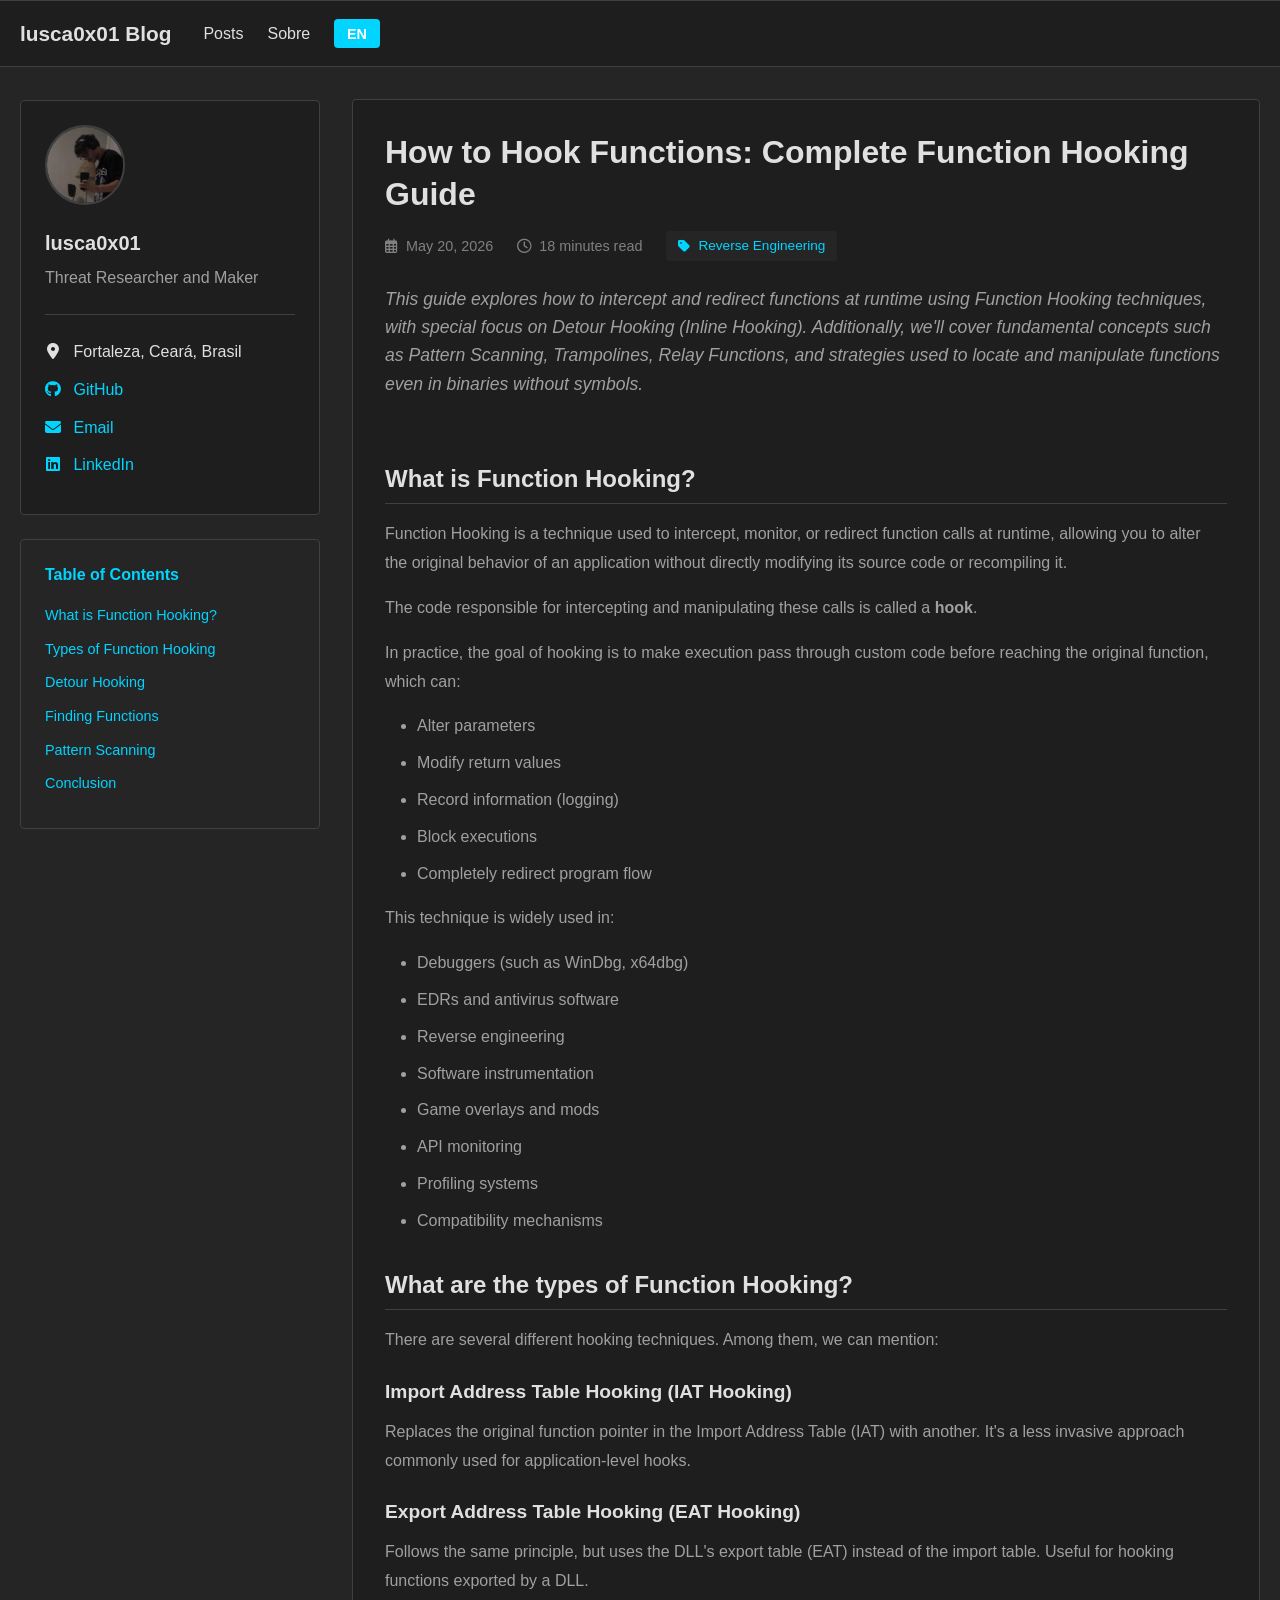
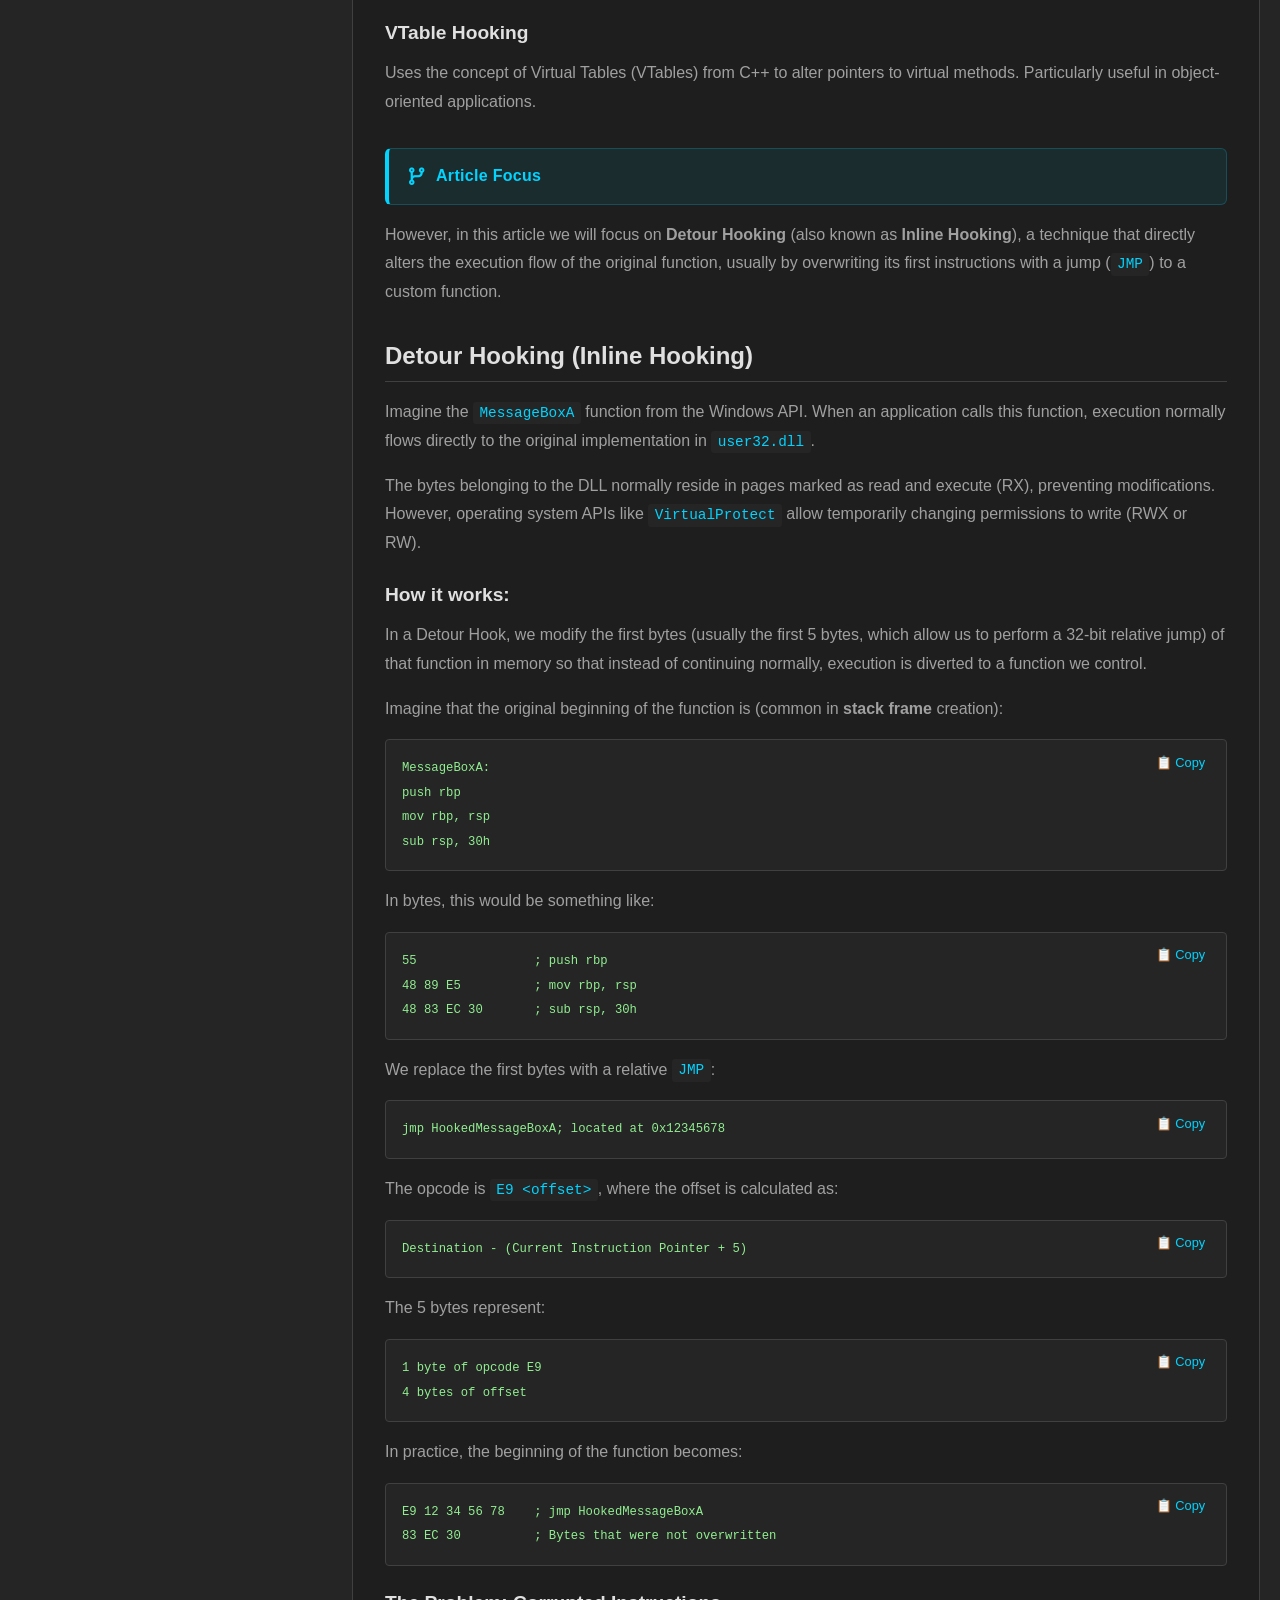
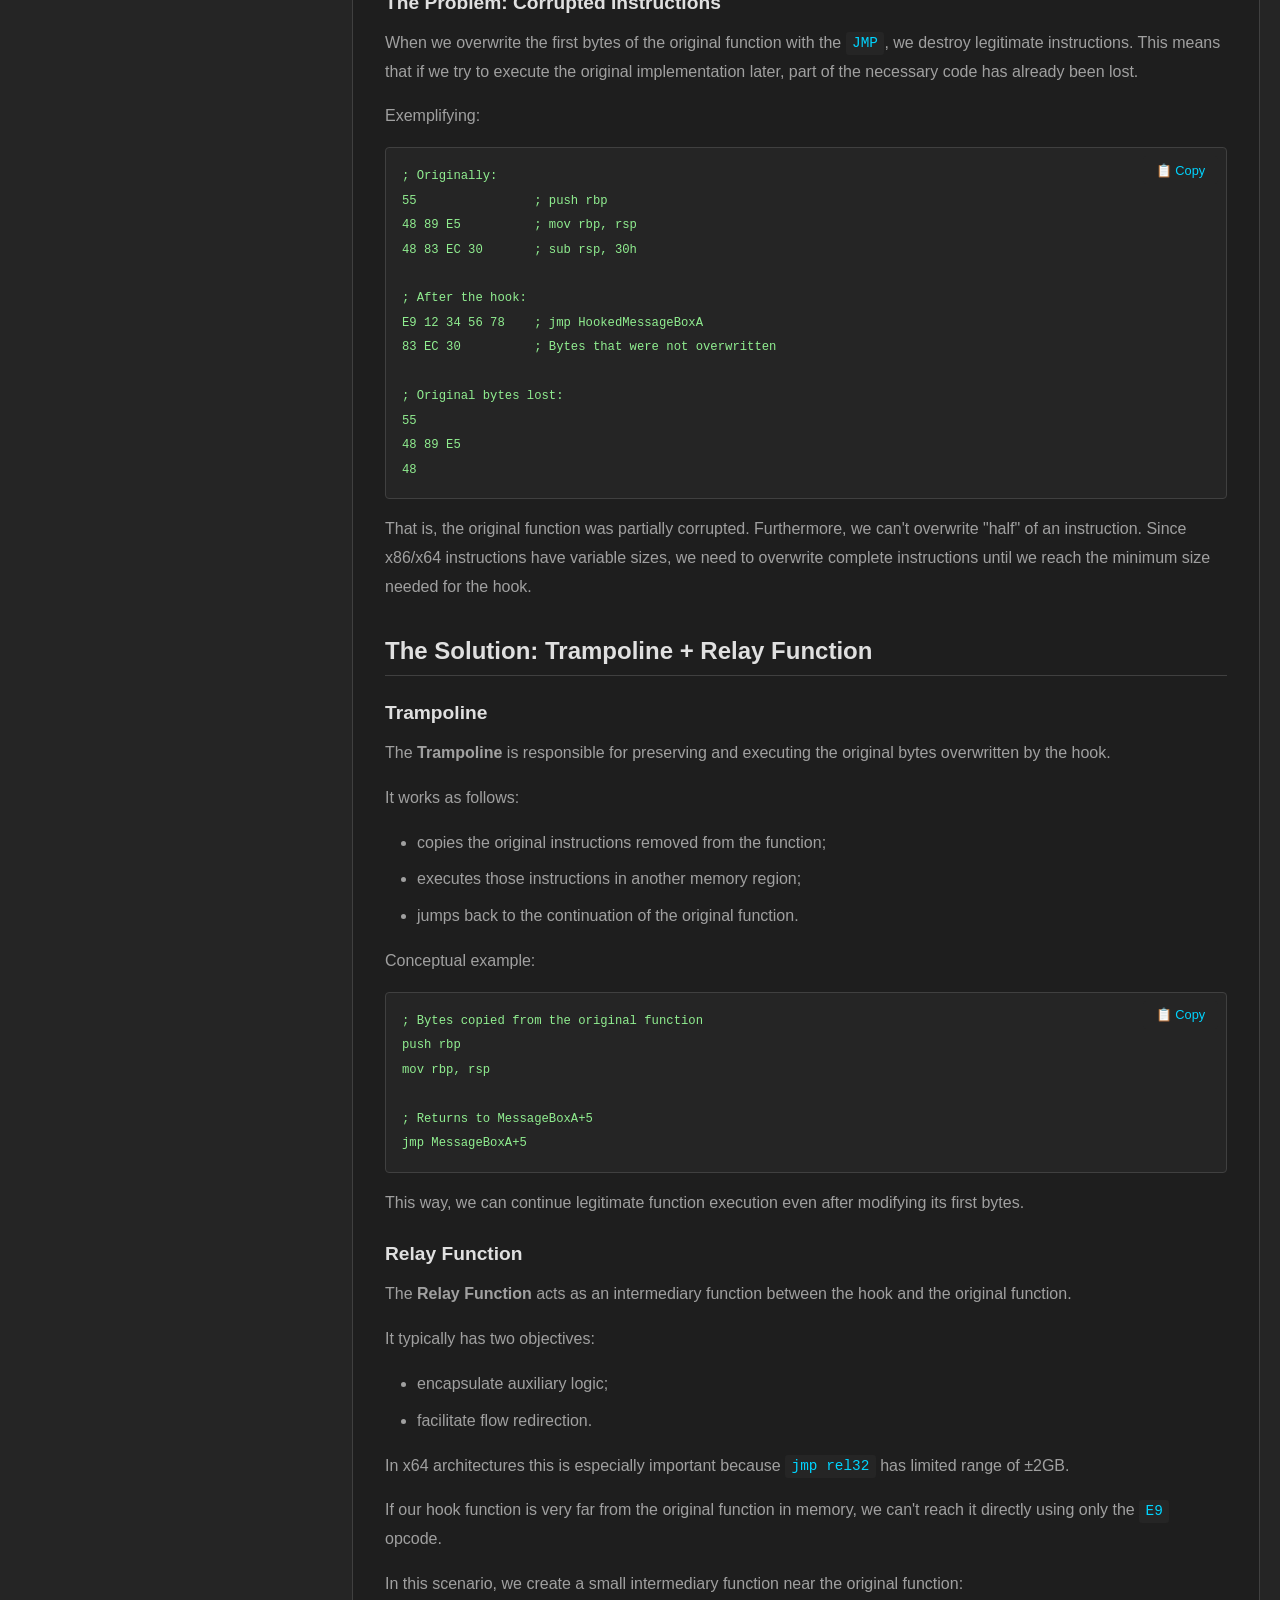
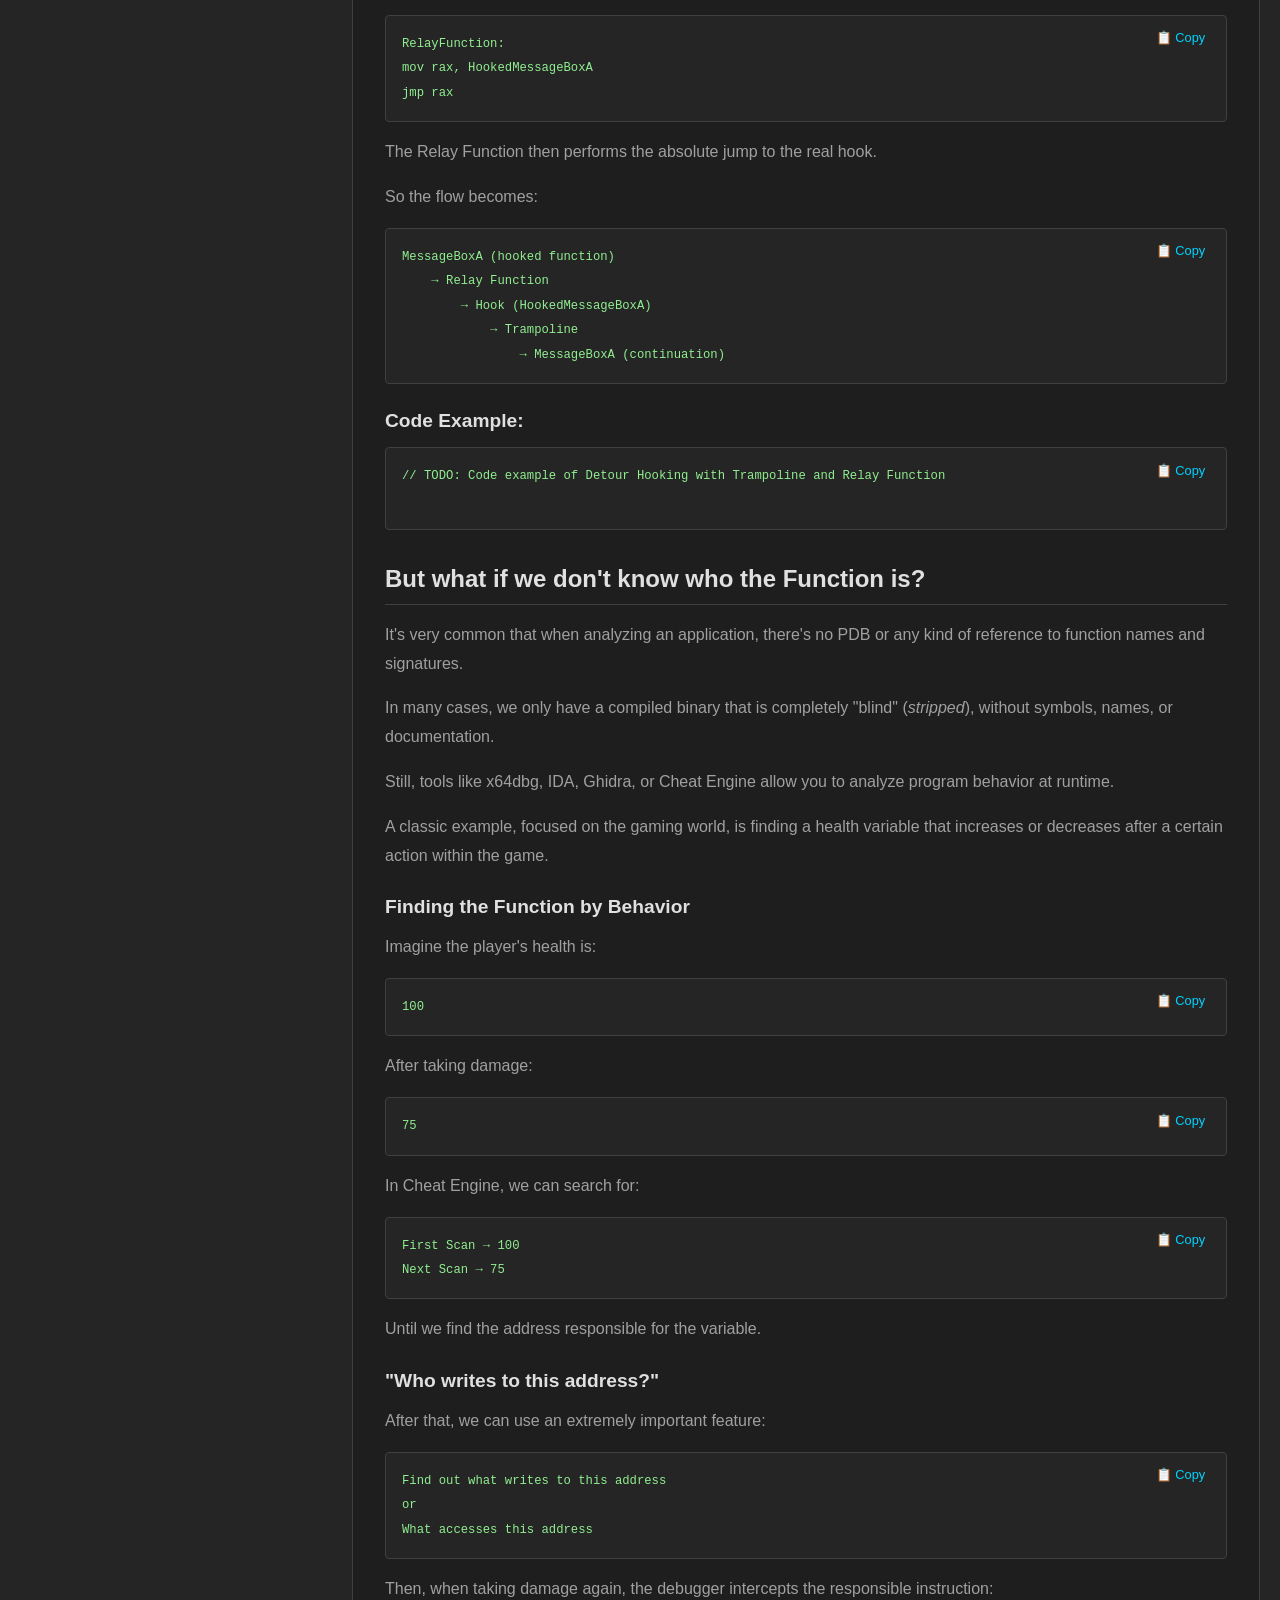
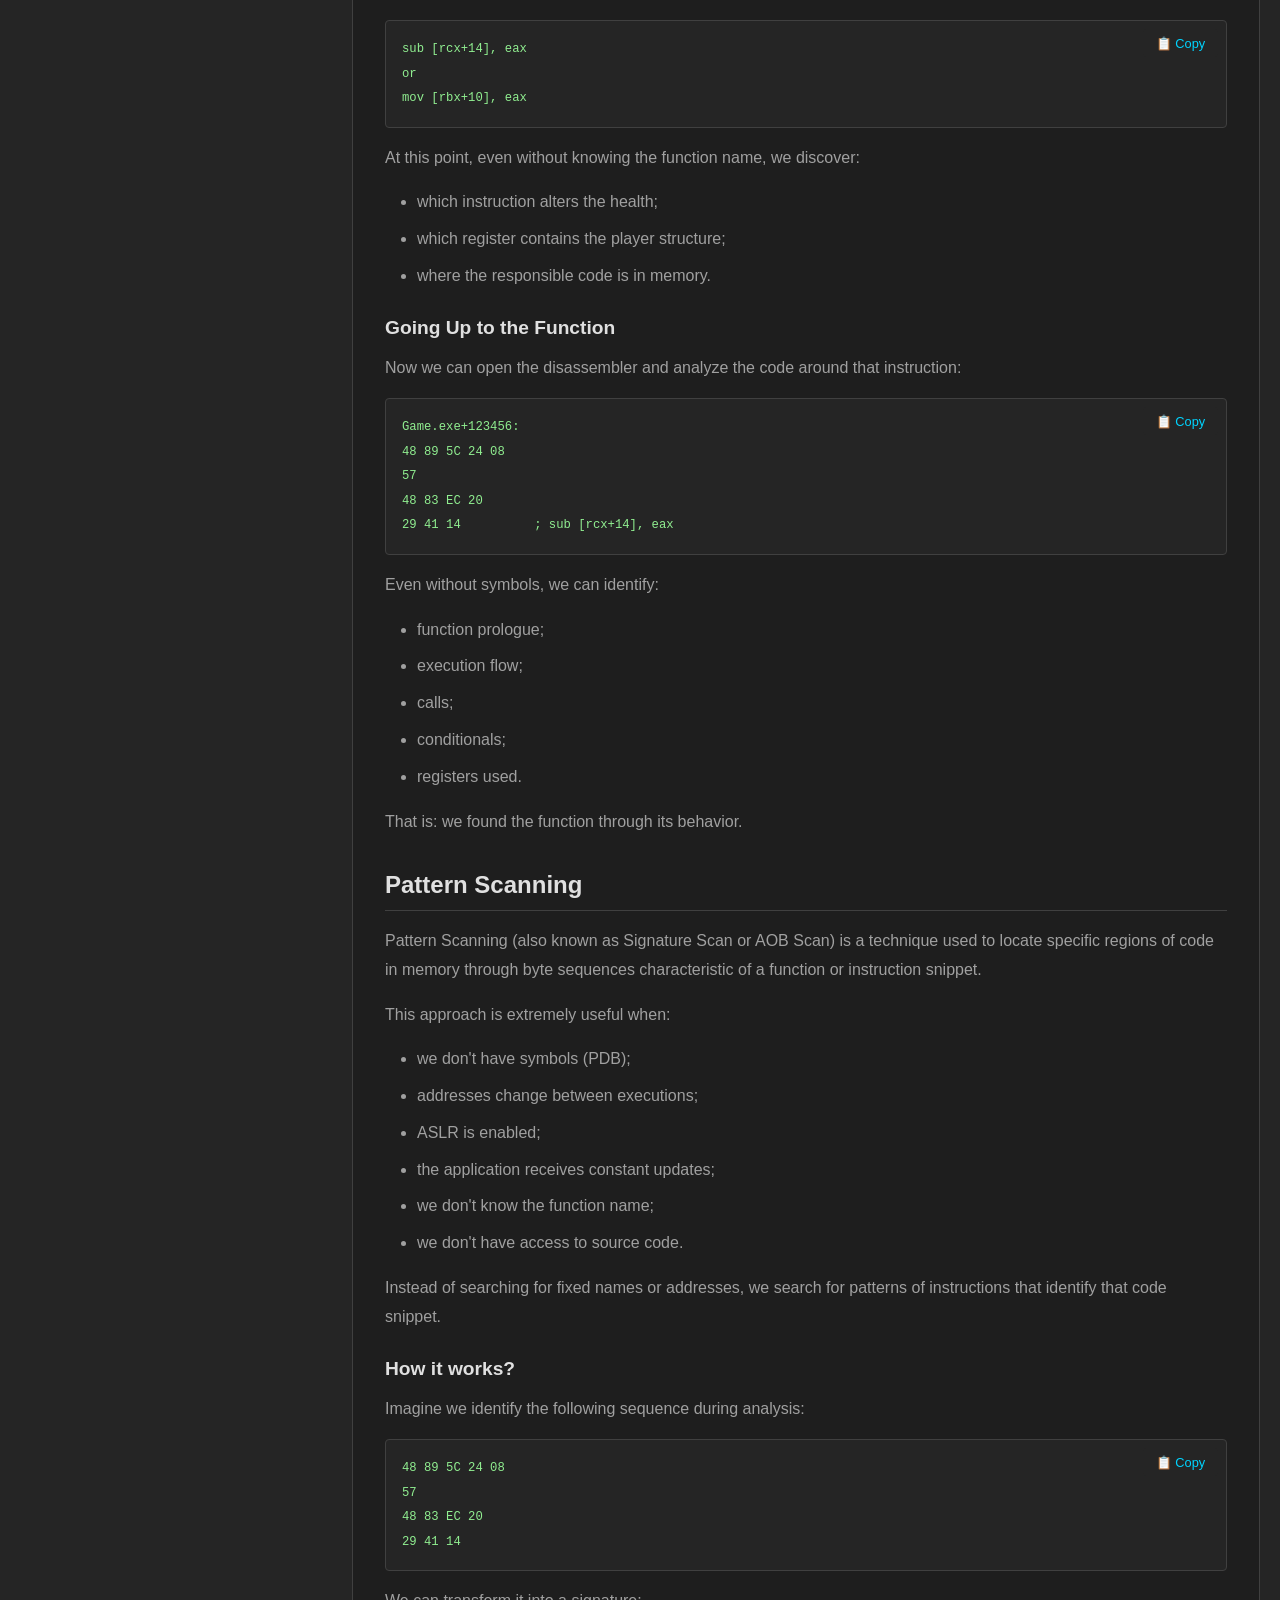
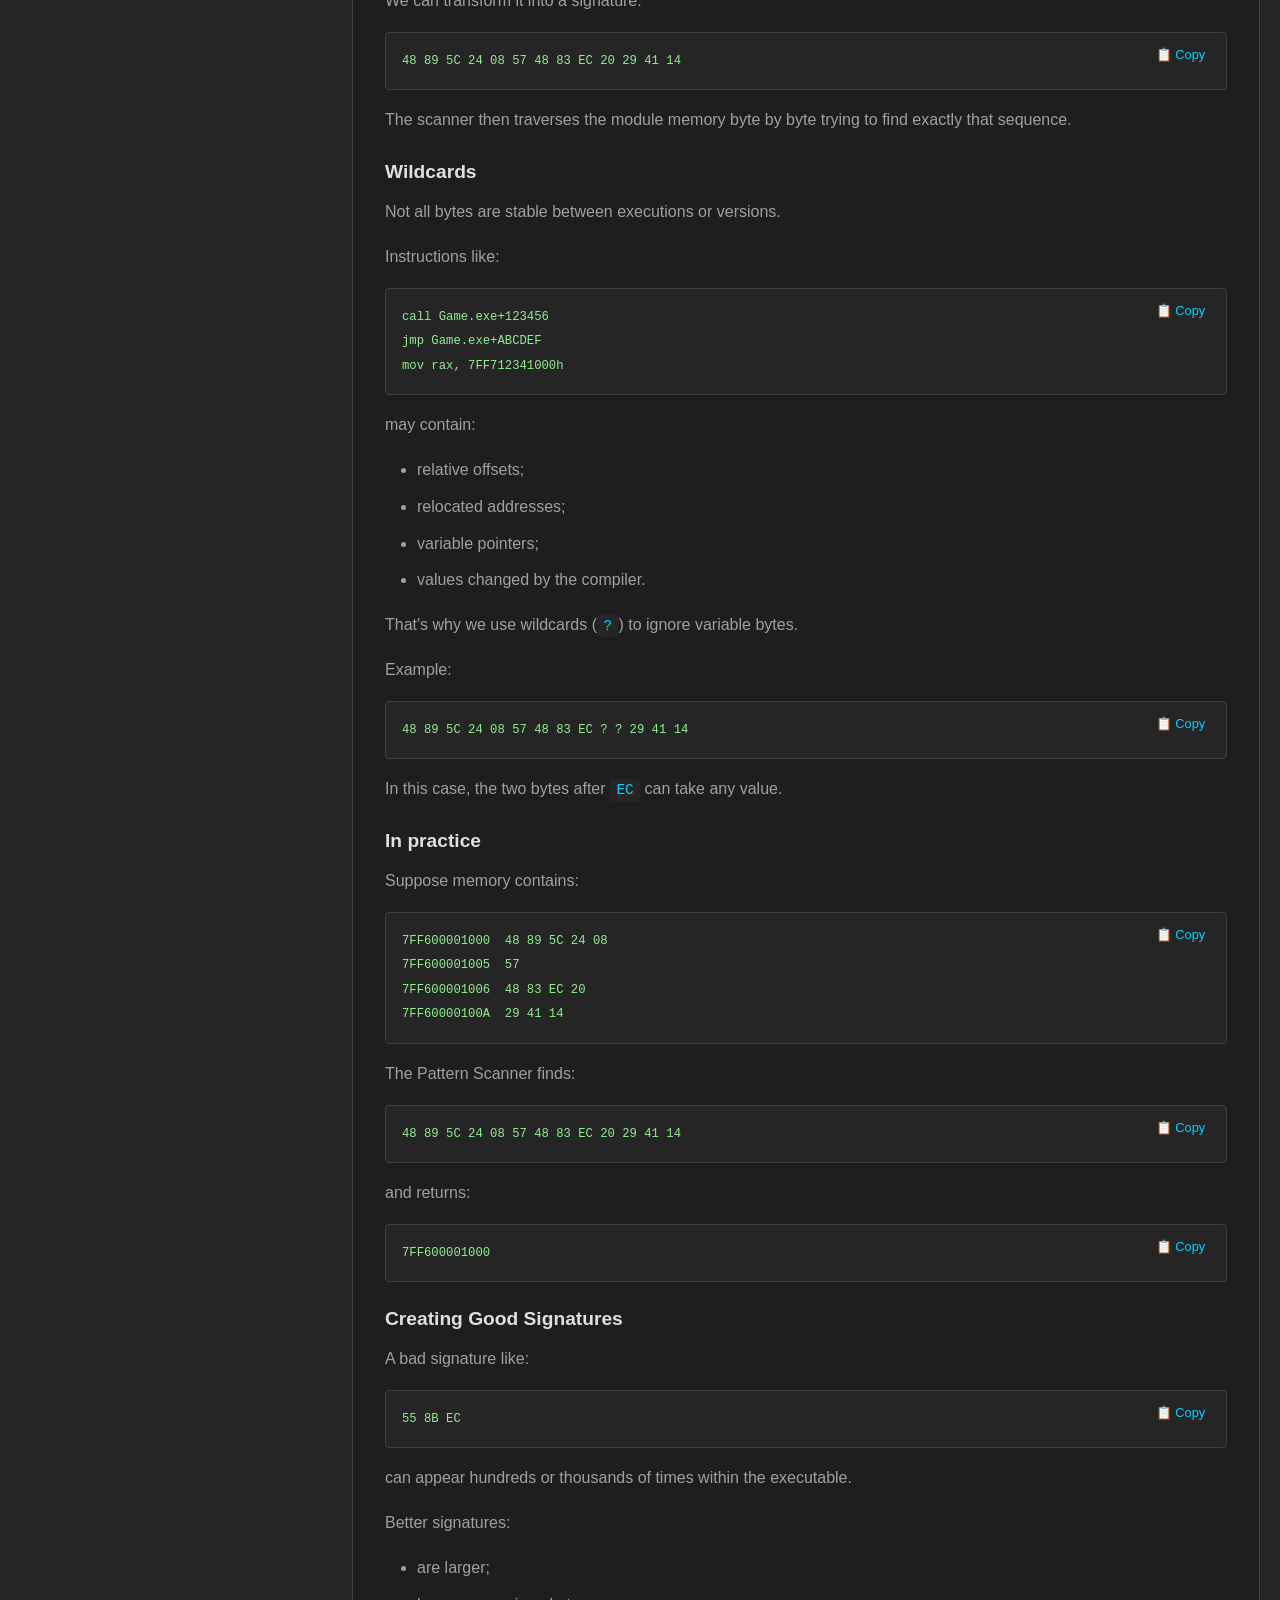
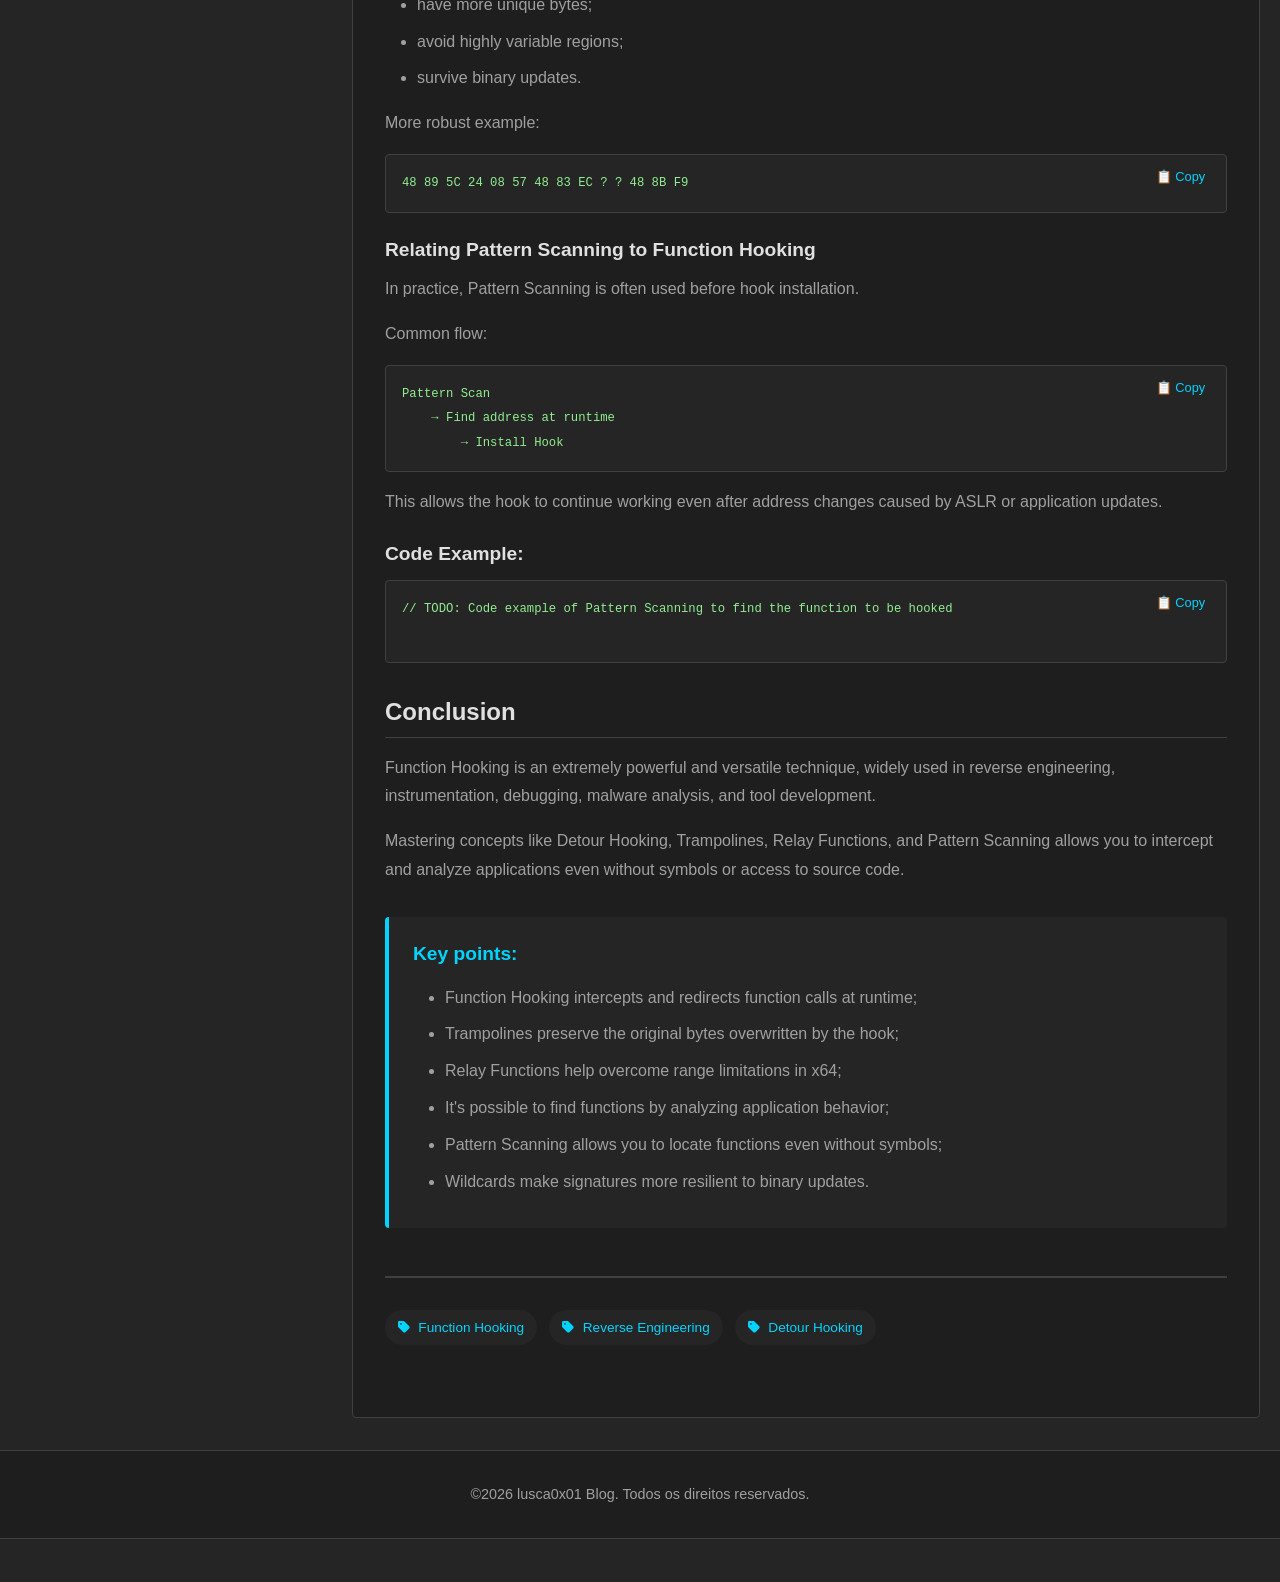
<file: posts/how-to-hook-functions/how-to-hook-functions-en.html>
<!DOCTYPE html>
<html lang="en" class="no-js">

<head>
    <meta charset="UTF-8">
    <meta name="viewport" content="width=device-width, initial-scale=1.0">
    <meta name="description" content="How to Hook Functions: Complete Function Hooking Guide">
    <title>How to Hook Functions: Complete Function Hooking Guide</title>
    <link rel="stylesheet" href="https://cdnjs.cloudflare.com/ajax/libs/font-awesome/6.4.0/css/all.min.css">
    <link rel="stylesheet" href="../../assets/css/style.css">
    <link rel="stylesheet" href="../../assets/css/post.css">
    <script>
        document.documentElement.className = document.documentElement.className.replace(/\bno-js\b/g, '') + ' js ';
    </script>
</head>

<body class="home">
    <div class="navbar">
        <div class="navbar-inner">
            <div class="navbar-menu">
                <nav id="site-nav" class="greedy-nav">
                    <a class="site-title" href="/">lusca0x01 Blog</a>
                    <ul class="visible-links">
                        <li class="navbar-menu-item">
                            <a href="/" data-i18n="nav.posts">Posts</a>
                        </li>
                        <li class="navbar-menu-item">
                            <a href="/about/" data-i18n="nav.about">About</a>
                        </li>
                        <li class="navbar-menu-item">
                            <button class="lang-toggle" onclick="toggleLanguage()" title="Toggle Language">
                                <span id="lang-btn">PT-BR</span>
                            </button>
                        </li>
                    </ul>
                </nav>
            </div>
        </div>
    </div>

    <div class="initial-content">
        <div id="main" class="post-main">
            <div class="sidebar">
                <div class="author-box" itemscope itemtype="https://schema.org/Person">
                    <div class="author-avatar">
                        <img src="../../images/avatar.png" alt="Author" itemprop="image">
                    </div>
                    <div class="author-content">
                        <h3 class="author-name" itemprop="name" data-i18n="author.name">lusca0x01</h3>
                        <div class="author-bio" itemprop="description" data-i18n="author.bio">Threat Researcher and
                            Maker</div>
                    </div>
                    <div class="author-urls-wrapper">
                        <ul class="author-urls social-icons">
                            <li><i class="fas fa-fw fa-map-marker-alt"></i> <span data-i18n="author.location">Fortaleza,
                                    Ceará, Brazil</span></li>
                            <li><a href="https://github.com/lusca0x01" target="_blank" rel="noopener noreferrer"><i
                                        class="fab fa-fw fa-github"></i>
                                    <span>GitHub</span></a></li>
                            <li><a href="mailto:lucas.wf@outlook.com" target="_blank" rel="noopener noreferrer"><i
                                        class="fas fa-fw fa-envelope"></i>
                                    <span>Email</span></a></li>
                            <li><a href="https://www.linkedin.com/in/lucas-wagner-fernandes/" target="_blank"
                                    rel="noopener noreferrer"><i class="fab fa-fw fa-linkedin"></i>
                                    <span>LinkedIn</span></a></li>
                        </ul>
                    </div>
                </div>
                <div class="toc-box">
                    <h4>Table of Contents</h4>
                    <ul class="toc-list">
                        <li><a href="#what-is-hooking">What is Function Hooking?</a></li>
                        <li><a href="#types-hooking">Types of Function Hooking</a></li>
                        <li><a href="#detour-hooking">Detour Hooking</a></li>
                        <li><a href="#finding-functions">Finding Functions</a></li>
                        <li><a href="#pattern-scanning">Pattern Scanning</a></li>
                        <li><a href="#conclusion">Conclusion</a></li>
                    </ul>
                </div>
            </div>

            <article class="post-content">
                <header class="post-header">
                    <h1 class="post-title">How to Hook Functions: Complete Function Hooking Guide</h1>

                    <div class="post-meta">
                        <span class="post-date">
                            <i class="far fa-calendar-alt"></i>
                            May 20, 2026
                        </span>
                        <span class="post-readtime">
                            <i class="far fa-clock"></i>
                            18 minutes read
                        </span>
                        <span class="post-category">
                            <i class="fas fa-tag"></i>
                            Reverse Engineering
                        </span>
                    </div>

                    <div class="post-excerpt">
                        <p>This guide explores how to intercept and redirect functions at runtime using Function Hooking techniques, with special focus on Detour Hooking (Inline Hooking). Additionally, we'll cover fundamental concepts such as Pattern Scanning, Trampolines, Relay Functions, and strategies used to locate and manipulate functions even in binaries without symbols.</p>
                    </div>
                </header>

                <div class="post-body">
                    <section id="what-is-hooking">
                        <h2>What is Function Hooking?</h2>
                        <p>Function Hooking is a technique used to intercept, monitor, or redirect function calls at runtime, allowing you to alter the original behavior of an application without directly modifying its source code or recompiling it.</p>
                        <p>The code responsible for intercepting and manipulating these calls is called a <strong>hook</strong>.</p>

                        <p>In practice, the goal of hooking is to make execution pass through custom code before reaching the original function, which can:</p>
                        <ul>
                            <li>Alter parameters</li>
                            <li>Modify return values</li>
                            <li>Record information (logging)</li>
                            <li>Block executions</li>
                            <li>Completely redirect program flow</li>
                        </ul>

                        <p>This technique is widely used in:</p>
                        <ul>
                            <li>Debuggers (such as WinDbg, x64dbg)</li>
                            <li>EDRs and antivirus software</li>
                            <li>Reverse engineering</li>
                            <li>Software instrumentation</li>
                            <li>Game overlays and mods</li>
                            <li>API monitoring</li>
                            <li>Profiling systems</li>
                            <li>Compatibility mechanisms</li>
                        </ul>
                    </section>

                    <section id="types-hooking">
                        <h2>What are the types of Function Hooking?</h2>
                        <p>There are several different hooking techniques. Among them, we can mention:</p>

                        <h3>Import Address Table Hooking (IAT Hooking)</h3>
                        <p>Replaces the original function pointer in the Import Address Table (IAT) with another. It's a less invasive approach commonly used for application-level hooks.</p>

                        <h3>Export Address Table Hooking (EAT Hooking)</h3>
                        <p>Follows the same principle, but uses the DLL's export table (EAT) instead of the import table. Useful for hooking functions exported by a DLL.</p>

                        <h3>VTable Hooking</h3>
                        <p>Uses the concept of Virtual Tables (VTables) from C++ to alter pointers to virtual methods. Particularly useful in object-oriented applications.</p>

                        <div class="article-highlight">
                            <i class="fas fa-code-branch"></i>
                            <h3>Article Focus</h3>
                        </div>
                        <p>
                            However, in this article we will focus on
                            <strong>Detour Hooking</strong>
                            (also known as <strong>Inline Hooking</strong>),
                            a technique that directly alters the execution flow of the original function,
                            usually by overwriting its first instructions with a jump
                            (<code>JMP</code>) to a custom function.
                        </p>
                    </section>

                    <section id="detour-hooking">
                        <h2>Detour Hooking (Inline Hooking)</h2>
                        <p>Imagine the <code>MessageBoxA</code> function from the Windows API. When an application calls this function, execution normally flows directly to the original implementation in <code>user32.dll</code>.</p>

                        <p>The bytes belonging to the DLL normally reside in pages marked as read and execute (RX), preventing modifications. However, operating system APIs like <code>VirtualProtect</code> allow temporarily changing permissions to write (RWX or RW).</p>

                        <h3>How it works:</h3>
                        <p>In a Detour Hook, we modify the first bytes (usually the first 5 bytes, which allow us to perform a 32-bit relative jump) of that function in memory so that instead of continuing normally, execution is diverted to a function we control.</p>

                        <p>Imagine that the original beginning of the function is (common in <strong>stack frame</strong> creation):</p>
                        <pre><code class="language-nasm">MessageBoxA:
push rbp
mov rbp, rsp
sub rsp, 30h</code></pre>

                        <p>In bytes, this would be something like:</p>
                        <pre><code class="language-hex">55                ; push rbp
48 89 E5          ; mov rbp, rsp
48 83 EC 30       ; sub rsp, 30h</code></pre>

                        <p>We replace the first bytes with a relative <code>JMP</code>:</p>
                        <pre><code class="language-nasm">jmp HookedMessageBoxA; located at 0x12345678</code></pre>

                        <p>The opcode is <code>E9 &lt;offset&gt;</code>, where the offset is calculated as:</p>
                        <pre><code class="language-text">Destination - (Current Instruction Pointer + 5)</code></pre>

                        <p>The 5 bytes represent:</p>
                        <pre><code class="language-text">1 byte of opcode E9
4 bytes of offset</code></pre>

                        <p>In practice, the beginning of the function becomes:</p>
                        <pre><code class="language-nasm">E9 12 34 56 78    ; jmp HookedMessageBoxA
83 EC 30          ; Bytes that were not overwritten</code></pre>

                        <h3>The Problem: Corrupted Instructions</h3>
                        <p>When we overwrite the first bytes of the original function with the <code>JMP</code>, we destroy legitimate instructions. This means that if we try to execute the original implementation later, part of the necessary code has already been lost.</p>

                        <p>Exemplifying:</p>
                        <pre><code class="language-nasm">; Originally:
55                ; push rbp
48 89 E5          ; mov rbp, rsp
48 83 EC 30       ; sub rsp, 30h

; After the hook:
E9 12 34 56 78    ; jmp HookedMessageBoxA
83 EC 30          ; Bytes that were not overwritten

; Original bytes lost:
55
48 89 E5
48
</code></pre>

                        <p>That is, the original function was partially corrupted. Furthermore, we can't overwrite "half" of an instruction. Since x86/x64 instructions have variable sizes, we need to overwrite complete instructions until we reach the minimum size needed for the hook.</p>

                        <section id="trampoline-relay">
                            <h2>The Solution: Trampoline + Relay Function</h2>

                            <h3>Trampoline</h3>

                            <p>
                                The <strong>Trampoline</strong> is responsible for preserving and executing the original bytes overwritten by the hook.
                            </p>

                            <p>It works as follows:</p>

                            <ul>
                                <li>copies the original instructions removed from the function;</li>
                                <li>executes those instructions in another memory region;</li>
                                <li>
                                    jumps back to the continuation of the original function.
                                </li>
                            </ul>

                            <p>Conceptual example:</p>

                            <pre><code class="language-nasm">; Bytes copied from the original function
push rbp
mov rbp, rsp

; Returns to MessageBoxA+5
jmp MessageBoxA+5</code></pre>

                            <p>
                                This way, we can continue legitimate function execution even after modifying its first bytes.
                            </p>

                            <h3>Relay Function</h3>

                            <p>
                                The <strong>Relay Function</strong> acts as an intermediary function between the hook and the original function.
                            </p>

                            <p>It typically has two objectives:</p>

                            <ul>
                                <li>encapsulate auxiliary logic;</li>
                                <li>facilitate flow redirection.</li>
                            </ul>

                            <p>
                                In x64 architectures this is especially important because
                                <code>jmp rel32</code> has limited range of ±2GB.
                            </p>

                            <p>
                                If our hook function is very far from the original function in
                                memory, we can't reach it directly using only the
                                <code>E9</code> opcode.
                            </p>

                            <p>
                                In this scenario, we create a small intermediary function near the
                                original function:
                            </p>

                            <pre><code class="language-nasm">RelayFunction:
mov rax, HookedMessageBoxA
jmp rax</code></pre>

                            <p>
                                The Relay Function then performs the absolute jump to the real hook.
                            </p>

                            <p>So the flow becomes:</p>

                            <pre><code class="language-text">MessageBoxA (hooked function)
    → Relay Function
        → Hook (HookedMessageBoxA)
            → Trampoline
                → MessageBoxA (continuation)</code></pre>

                            <h3>Code Example:</h3>
                            <pre><code class="language-c">// TODO: Code example of Detour Hooking with Trampoline and Relay Function
                        </code></pre>
                        </section>

                        <section id="finding-functions">
                            <h2>
                                But what if we don't know who the Function is?
                            </h2>

                            <p>
                                It's very common that when analyzing an application, there's no PDB or any kind of reference to function names and signatures.
                            </p>

                            <p>
                                In many cases, we only have a compiled binary that is completely "blind" (<em>stripped</em>), without symbols, names, or documentation.
                            </p>

                            <p>
                                Still, tools like x64dbg, IDA, Ghidra, or Cheat Engine allow you to analyze program behavior at runtime.
                            </p>

                            <p>
                                A classic example, focused on the gaming world, is finding a health variable that increases or decreases after a certain action within the game.
                            </p>

                            <h3>Finding the Function by Behavior</h3>

                            <p>Imagine the player's health is:</p>

                            <pre><code class="language-text">100</code></pre>

                            <p>After taking damage:</p>

                            <pre><code class="language-text">75</code></pre>

                            <p>In Cheat Engine, we can search for:</p>

                            <pre><code class="language-text">First Scan → 100
Next Scan → 75</code></pre>

                            <p>
                                Until we find the address responsible for the variable.
                            </p>

                            <h3>"Who writes to this address?"</h3>

                            <p>
                                After that, we can use an extremely important feature:
                            </p>

                            <pre><code class="language-text">Find out what writes to this address
or
What accesses this address</code></pre>

                            <p>
                                Then, when taking damage again, the debugger intercepts the responsible instruction:
                            </p>

                            <pre><code class="language-nasm">sub [rcx+14], eax
or
mov [rbx+10], eax</code></pre>

                            <p>
                                At this point, even without knowing the function name, we discover:
                            </p>

                            <ul>
                                <li>which instruction alters the health;</li>
                                <li>which register contains the player structure;</li>
                                <li>where the responsible code is in memory.</li>
                            </ul>

                            <h3>Going Up to the Function</h3>

                            <p>
                                Now we can open the disassembler and analyze the code around that instruction:
                            </p>

                            <pre><code class="language-nasm">Game.exe+123456:
48 89 5C 24 08
57
48 83 EC 20
29 41 14          ; sub [rcx+14], eax</code></pre>

                            <p>
                                Even without symbols, we can identify:
                            </p>

                            <ul>
                                <li>function prologue;</li>
                                <li>execution flow;</li>
                                <li>calls;</li>
                                <li>conditionals;</li>
                                <li>registers used.</li>
                            </ul>

                            <p>
                                That is: we found the function through its behavior.
                            </p>
                        </section>

                        <section id="pattern-scanning">
                            <h2>
                                Pattern Scanning
                            </h2>

                            <p>
                                Pattern Scanning (also known as Signature Scan or AOB Scan) is a technique used to locate specific regions of code in memory through byte sequences characteristic of a function or instruction snippet.
                            </p>

                            <p>This approach is extremely useful when:</p>

                            <ul>
                                <li>we don't have symbols (PDB);</li>
                                <li>addresses change between executions;</li>
                                <li>ASLR is enabled;</li>
                                <li>the application receives constant updates;</li>
                                <li>we don't know the function name;</li>
                                <li>we don't have access to source code.</li>
                            </ul>

                            <p>
                                Instead of searching for fixed names or addresses, we search for patterns of instructions that identify that code snippet.
                            </p>

                            <h3>How it works?</h3>

                            <p>
                                Imagine we identify the following sequence during analysis:
                            </p>

                            <pre><code class="language-hex">48 89 5C 24 08
57
48 83 EC 20
29 41 14</code></pre>

                            <p>We can transform it into a signature:</p>

                            <pre><code class="language-hex">48 89 5C 24 08 57 48 83 EC 20 29 41 14</code></pre>

                            <p>
                                The scanner then traverses the module memory byte by byte trying to find exactly that sequence.
                            </p>

                            <h3>Wildcards</h3>

                            <p>
                                Not all bytes are stable between executions or versions.
                            </p>

                            <p>Instructions like:</p>

                            <pre><code class="language-nasm">call Game.exe+123456
jmp Game.exe+ABCDEF
mov rax, 7FF712341000h</code></pre>

                            <p>may contain:</p>

                            <ul>
                                <li>relative offsets;</li>
                                <li>relocated addresses;</li>
                                <li>variable pointers;</li>
                                <li>values changed by the compiler.</li>
                            </ul>

                            <p>
                                That's why we use wildcards (<code>?</code>) to ignore variable bytes.
                            </p>

                            <p>Example:</p>

                            <pre><code class="language-hex">48 89 5C 24 08 57 48 83 EC ? ? 29 41 14</code></pre>

                            <p>
                                In this case, the two bytes after <code>EC</code> can take any value.
                            </p>

                            <h3>In practice</h3>

                            <p>Suppose memory contains:</p>

                            <pre><code class="language-text">7FF600001000  48 89 5C 24 08
7FF600001005  57
7FF600001006  48 83 EC 20
7FF60000100A  29 41 14</code></pre>

                            <p>The Pattern Scanner finds:</p>

                            <pre><code class="language-hex">48 89 5C 24 08 57 48 83 EC 20 29 41 14</code></pre>

                            <p>and returns:</p>

                            <pre><code class="language-text">7FF600001000</code></pre>

                            <h3>Creating Good Signatures</h3>

                            <p>A bad signature like:</p>

                            <pre><code class="language-hex">55 8B EC</code></pre>

                            <p>
                                can appear hundreds or thousands of times within the executable.
                            </p>

                            <p>Better signatures:</p>

                            <ul>
                                <li>are larger;</li>
                                <li>have more unique bytes;</li>
                                <li>avoid highly variable regions;</li>
                                <li>survive binary updates.</li>
                            </ul>

                            <p>More robust example:</p>

                            <pre><code class="language-hex">48 89 5C 24 08 57 48 83 EC ? ? 48 8B F9</code></pre>

                            <h3>Relating Pattern Scanning to Function Hooking</h3>

                            <p>
                                In practice, Pattern Scanning is often used before hook installation.
                            </p>

                            <p>Common flow:</p>

                            <pre><code class="language-text">Pattern Scan
    → Find address at runtime
        → Install Hook</code></pre>

                            <p>
                                This allows the hook to continue working even after address changes caused by ASLR or application updates.
                            </p>

                            <h3>Code Example:</h3>
                            <pre><code class="language-c">// TODO: Code example of Pattern Scanning to find the function to be hooked
                            </code></pre>
                        </section>

                        <section id="conclusion">
                            <h2>Conclusion</h2>

                            <p>
                                Function Hooking is an extremely powerful and versatile technique, widely used in reverse engineering, instrumentation, debugging, malware analysis, and tool development.
                            </p>

                            <p>
                                Mastering concepts like Detour Hooking, Trampolines, Relay Functions, and Pattern Scanning allows you to intercept and analyze applications even without symbols or access to source code.
                            </p>

                            <div class="key-takeaways">
                                <h3>Key points:</h3>

                                <ul>
                                    <li>
                                        Function Hooking intercepts and redirects function calls at runtime;
                                    </li>

                                    <li>
                                        Trampolines preserve the original bytes overwritten by the hook;
                                    </li>

                                    <li>
                                        Relay Functions help overcome range limitations in x64;
                                    </li>

                                    <li>
                                        It's possible to find functions by analyzing application behavior;
                                    </li>

                                    <li>
                                        Pattern Scanning allows you to locate functions even without symbols;
                                    </li>

                                    <li>
                                        Wildcards make signatures more resilient to binary updates.
                                    </li>
                                </ul>
                            </div>
                        </section>
                </div>

                <footer class="post-footer">
                    <div class="post-tags">
                        <span class="tag">
                            <i class="fas fa-tag"></i>
                            Function Hooking
                        </span>
                        <span class="tag">
                            <i class="fas fa-tag"></i>
                            Reverse Engineering
                        </span>
                        <span class="tag">
                            <i class="fas fa-tag"></i>
                            Detour Hooking
                        </span>
                    </div>
                </footer>
            </article>
        </div>
    </div>

    <div id="footer" class="footer">
        <footer>
            <div class="footer-follow">
                <p data-i18n="footer.text">&copy; 2026 lusca0x01 Blog. All rights reserved.</p>
            </div>
        </footer>
    </div>

    <script src="../../assets/js/script.js"></script>
    <script src="../../assets/js/post.js"></script>
    <script>
        document.addEventListener('DOMContentLoaded', () => {
            updateTranslations();
        });
    </script>
</body>

</html>
</file>
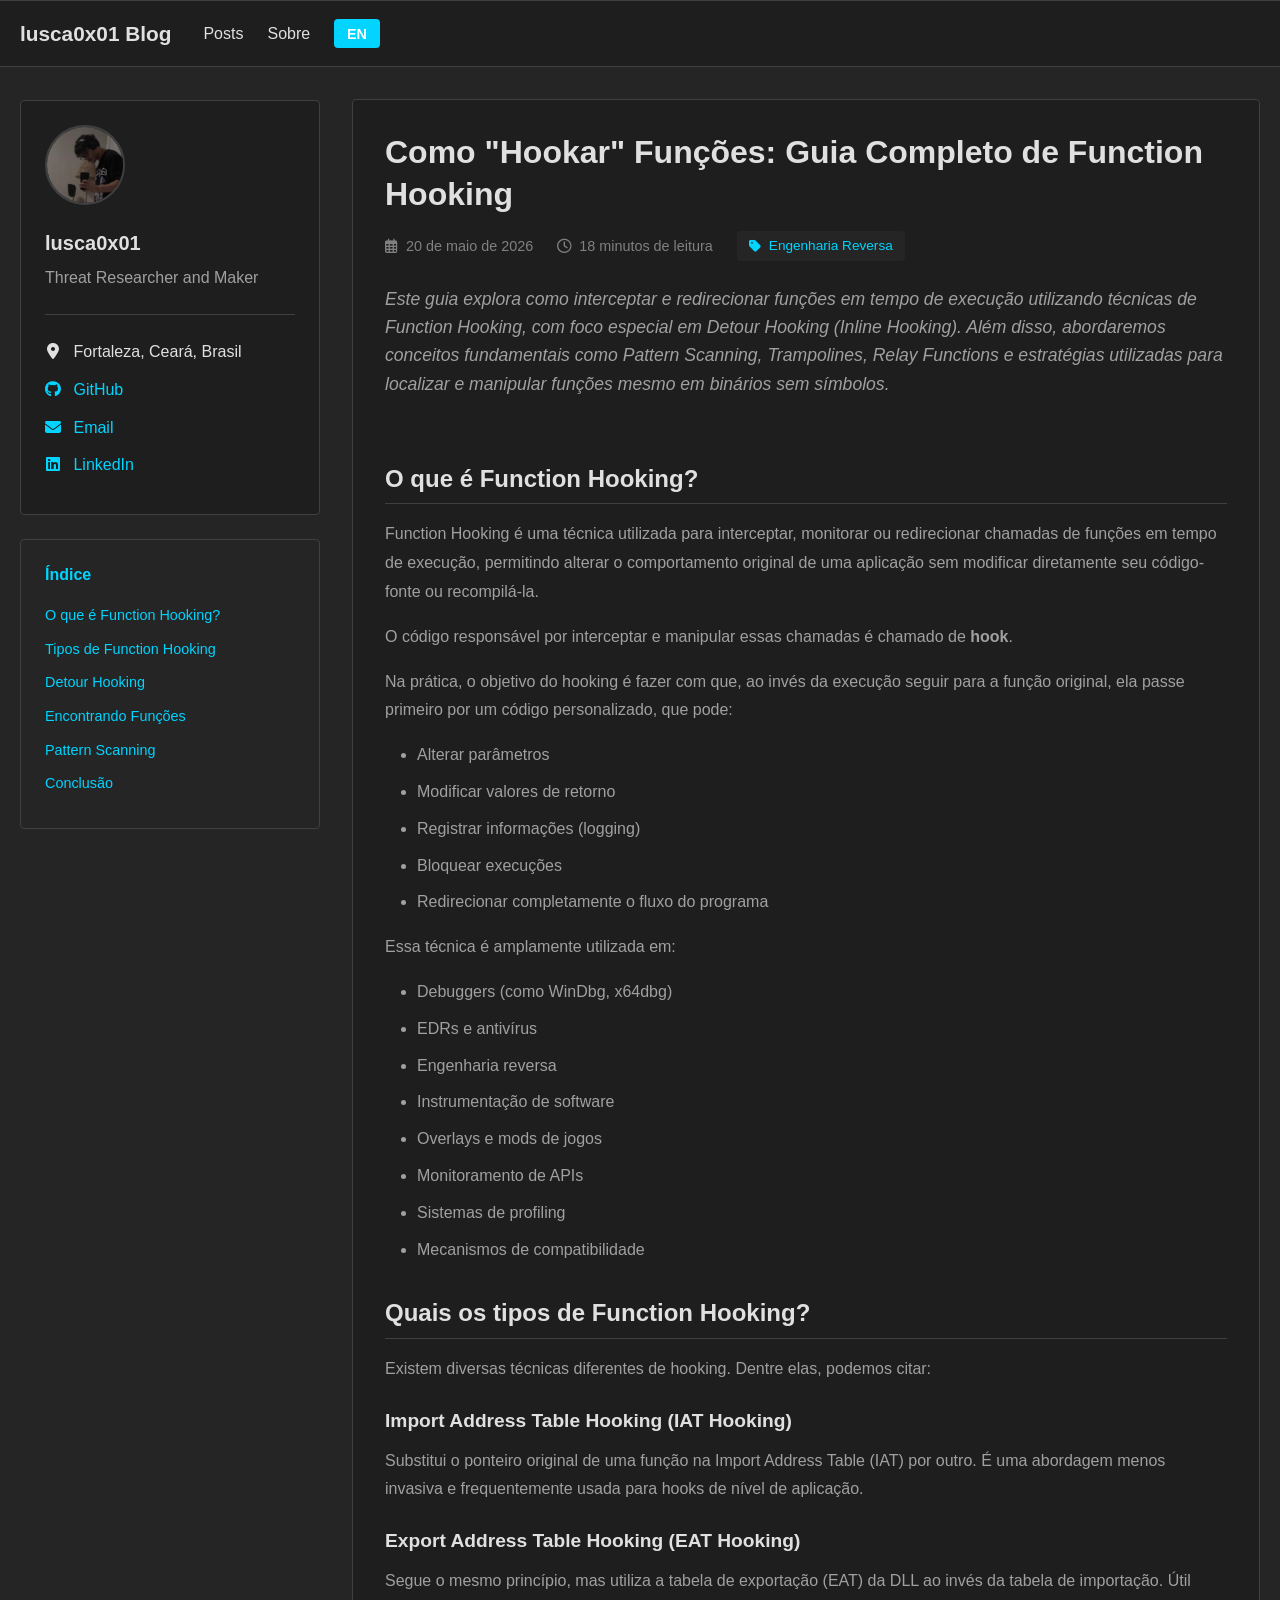
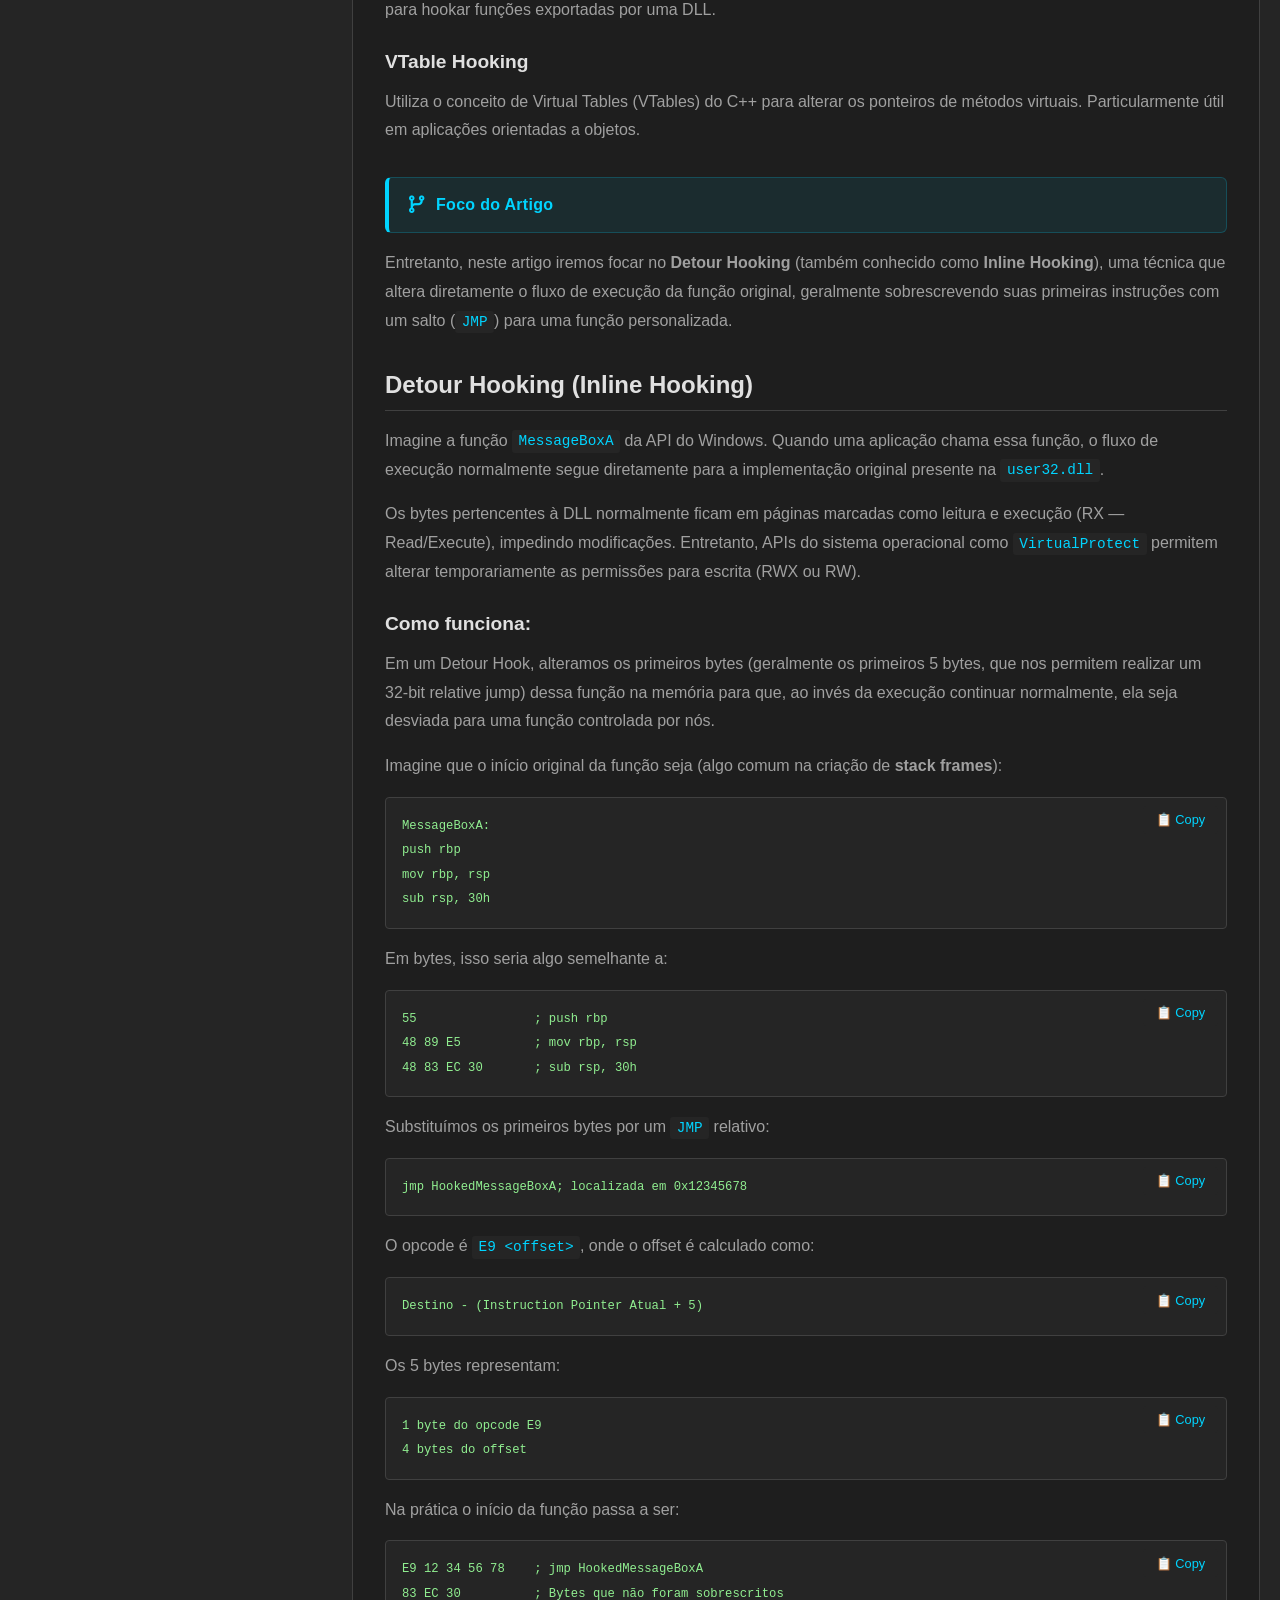
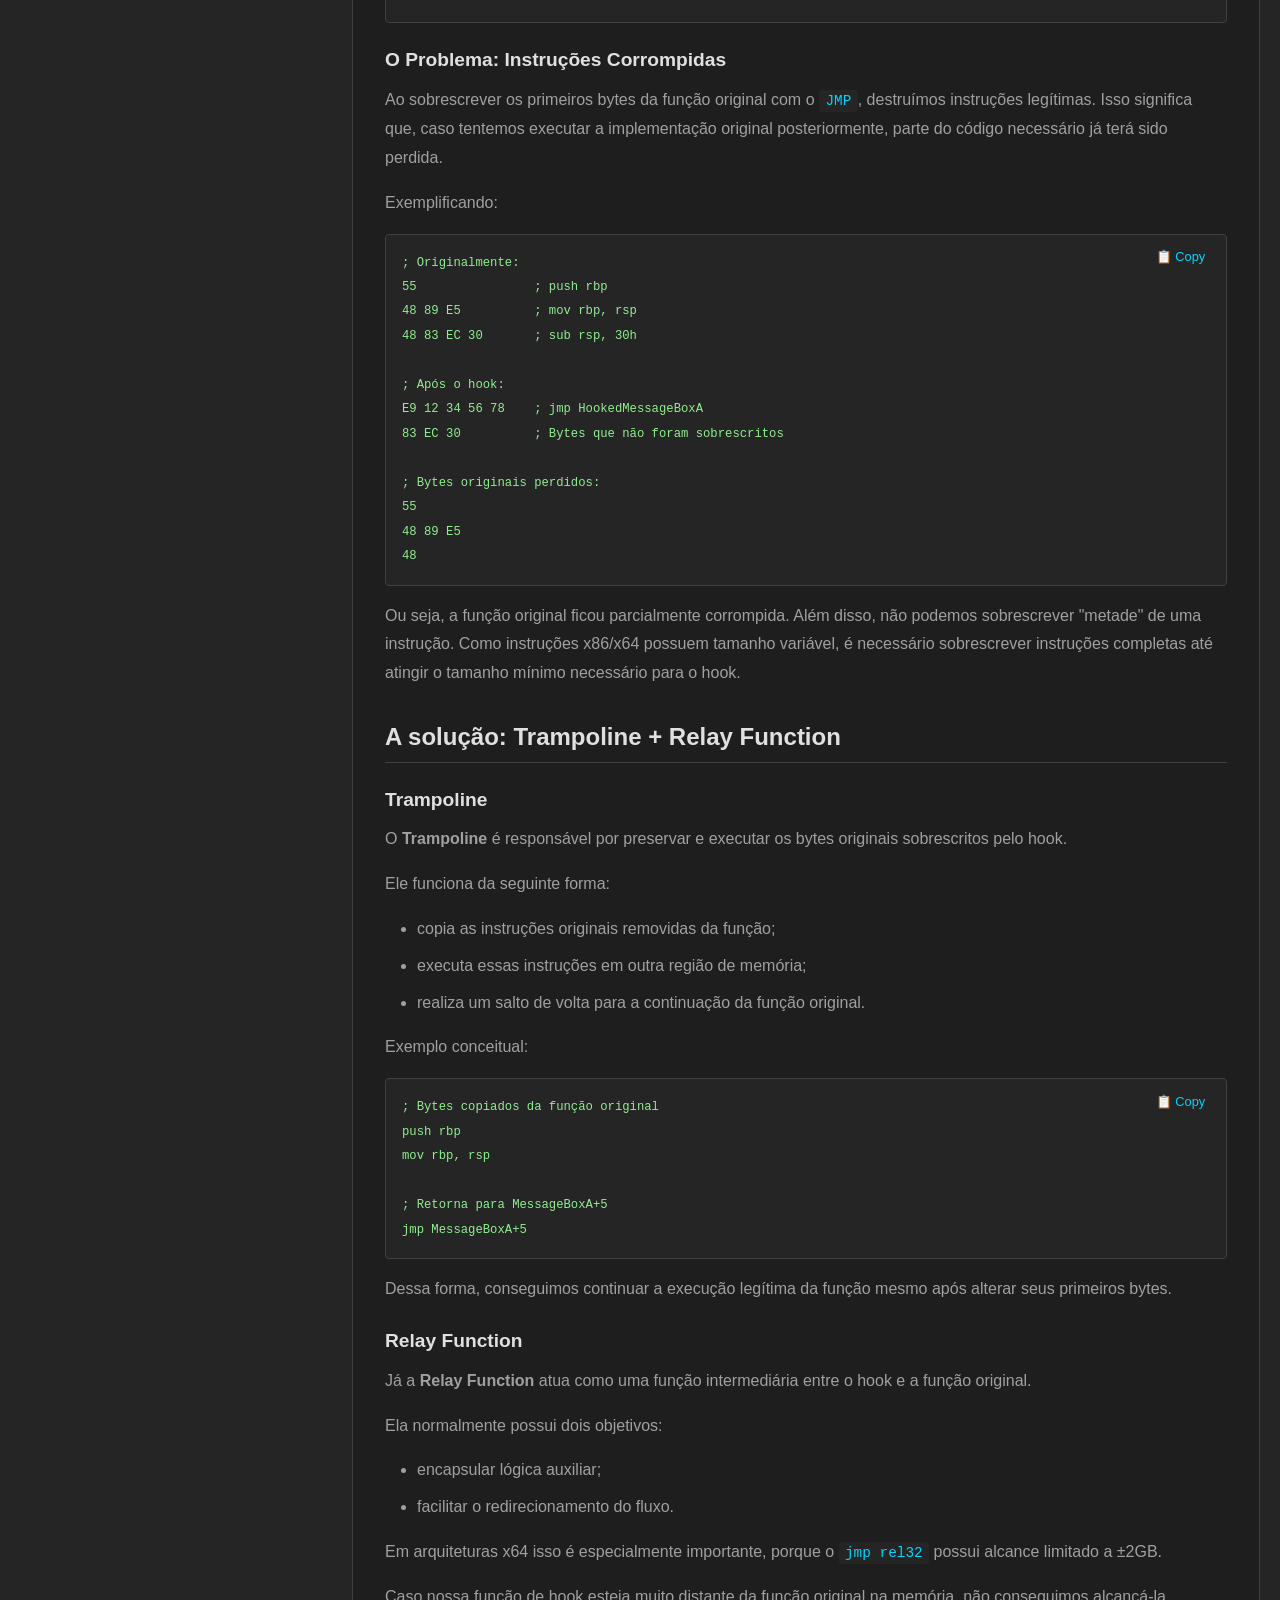
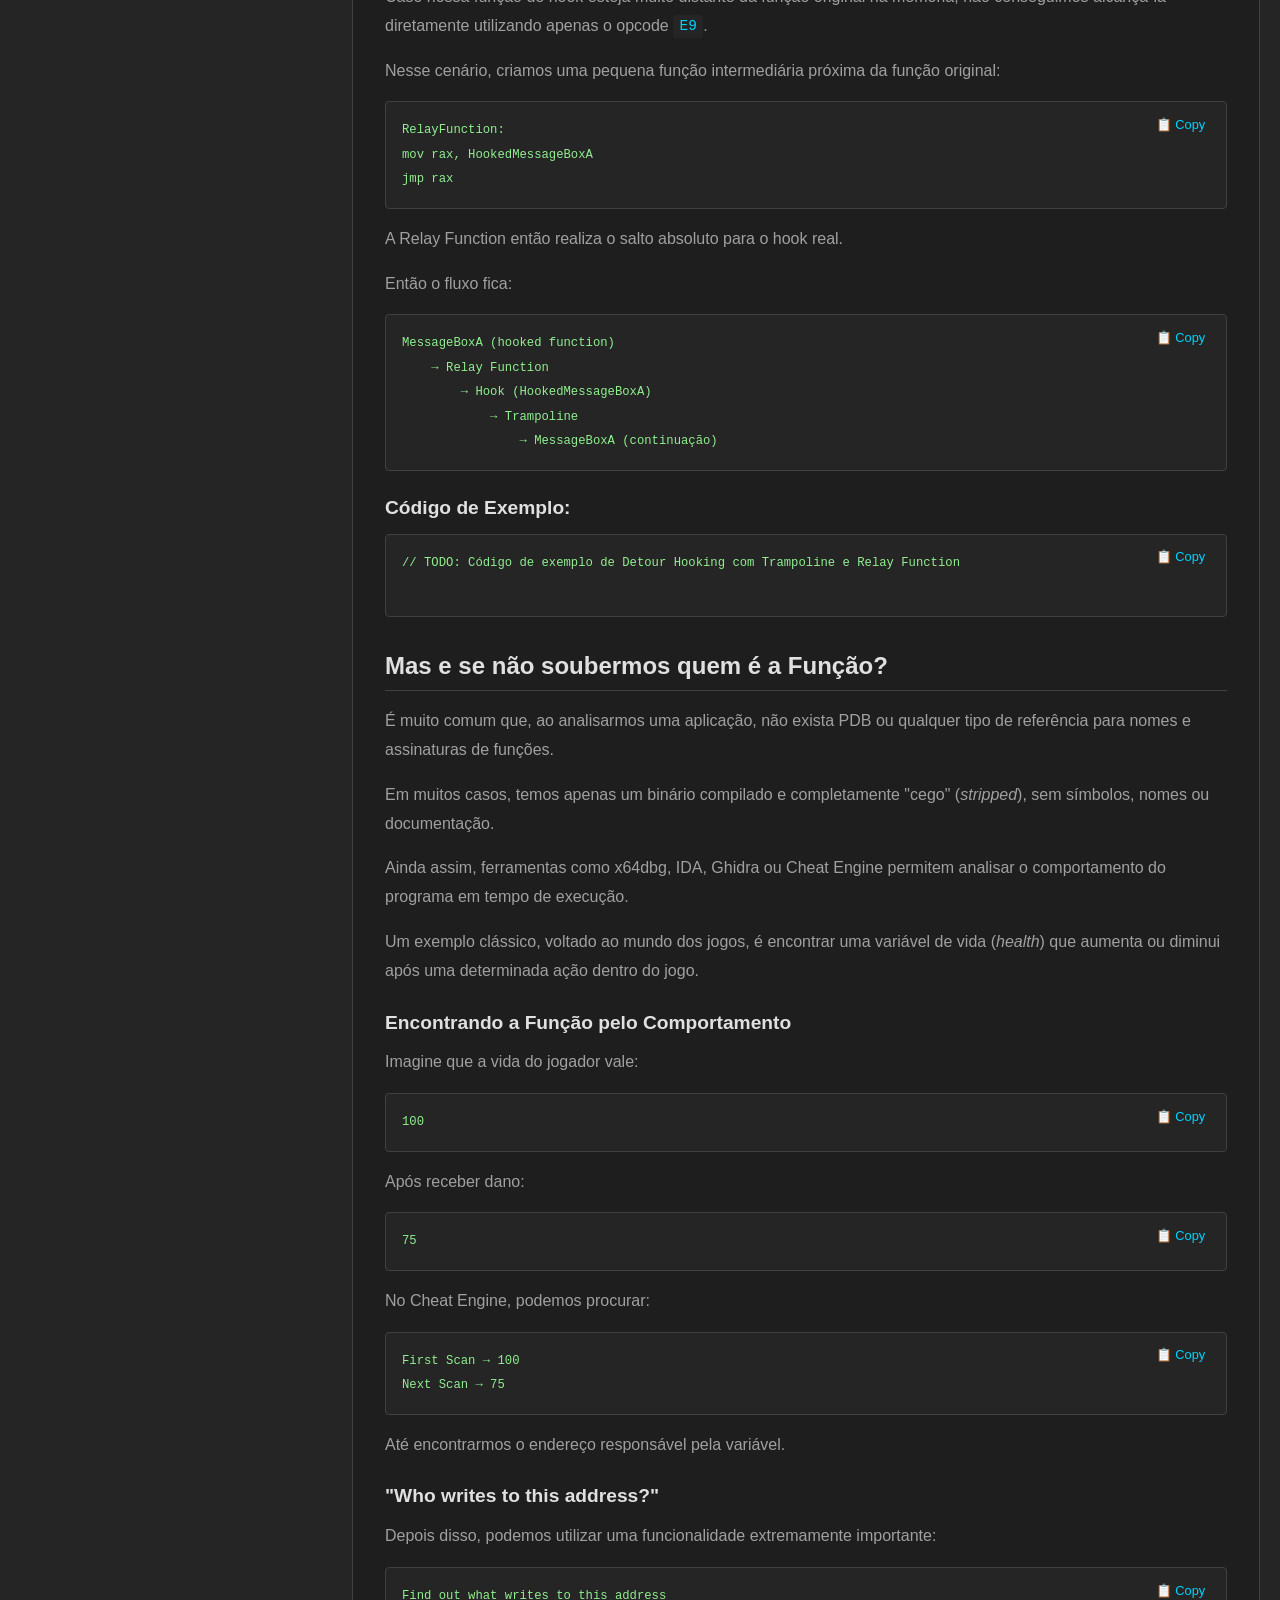
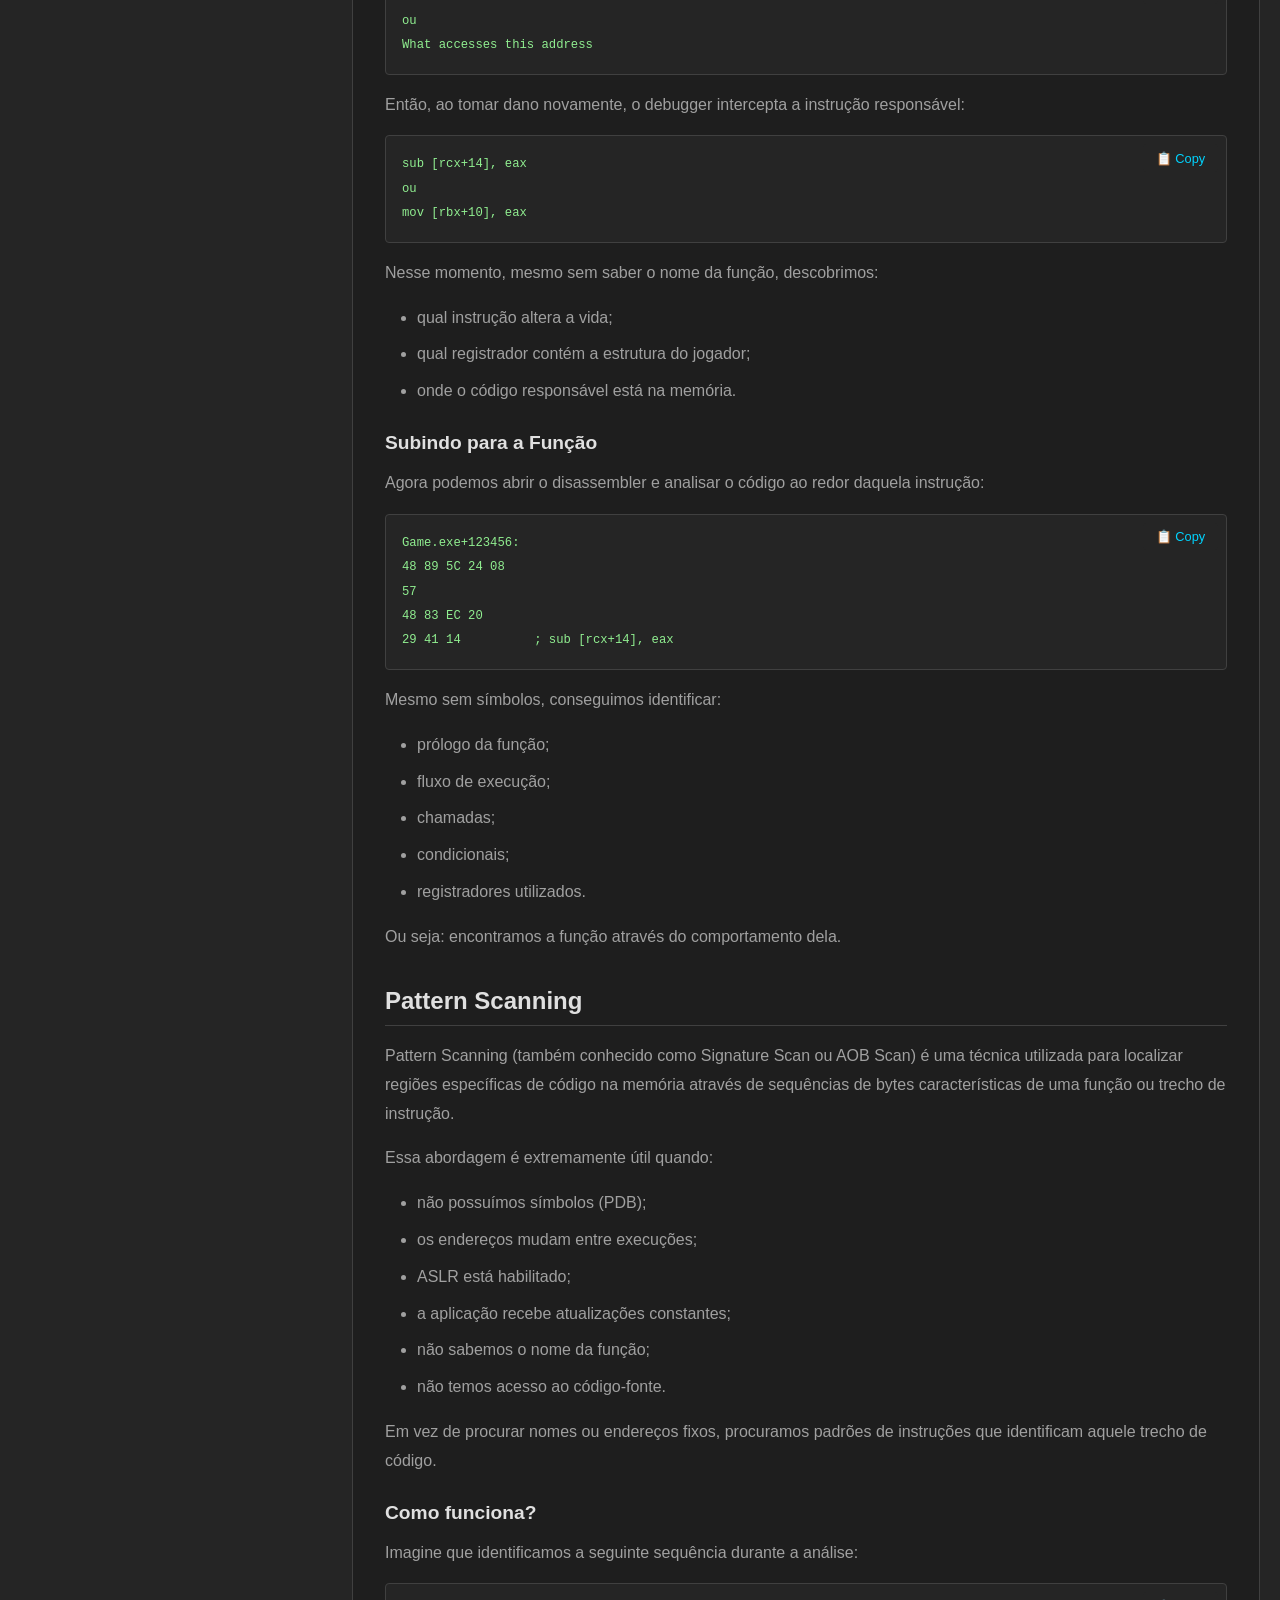
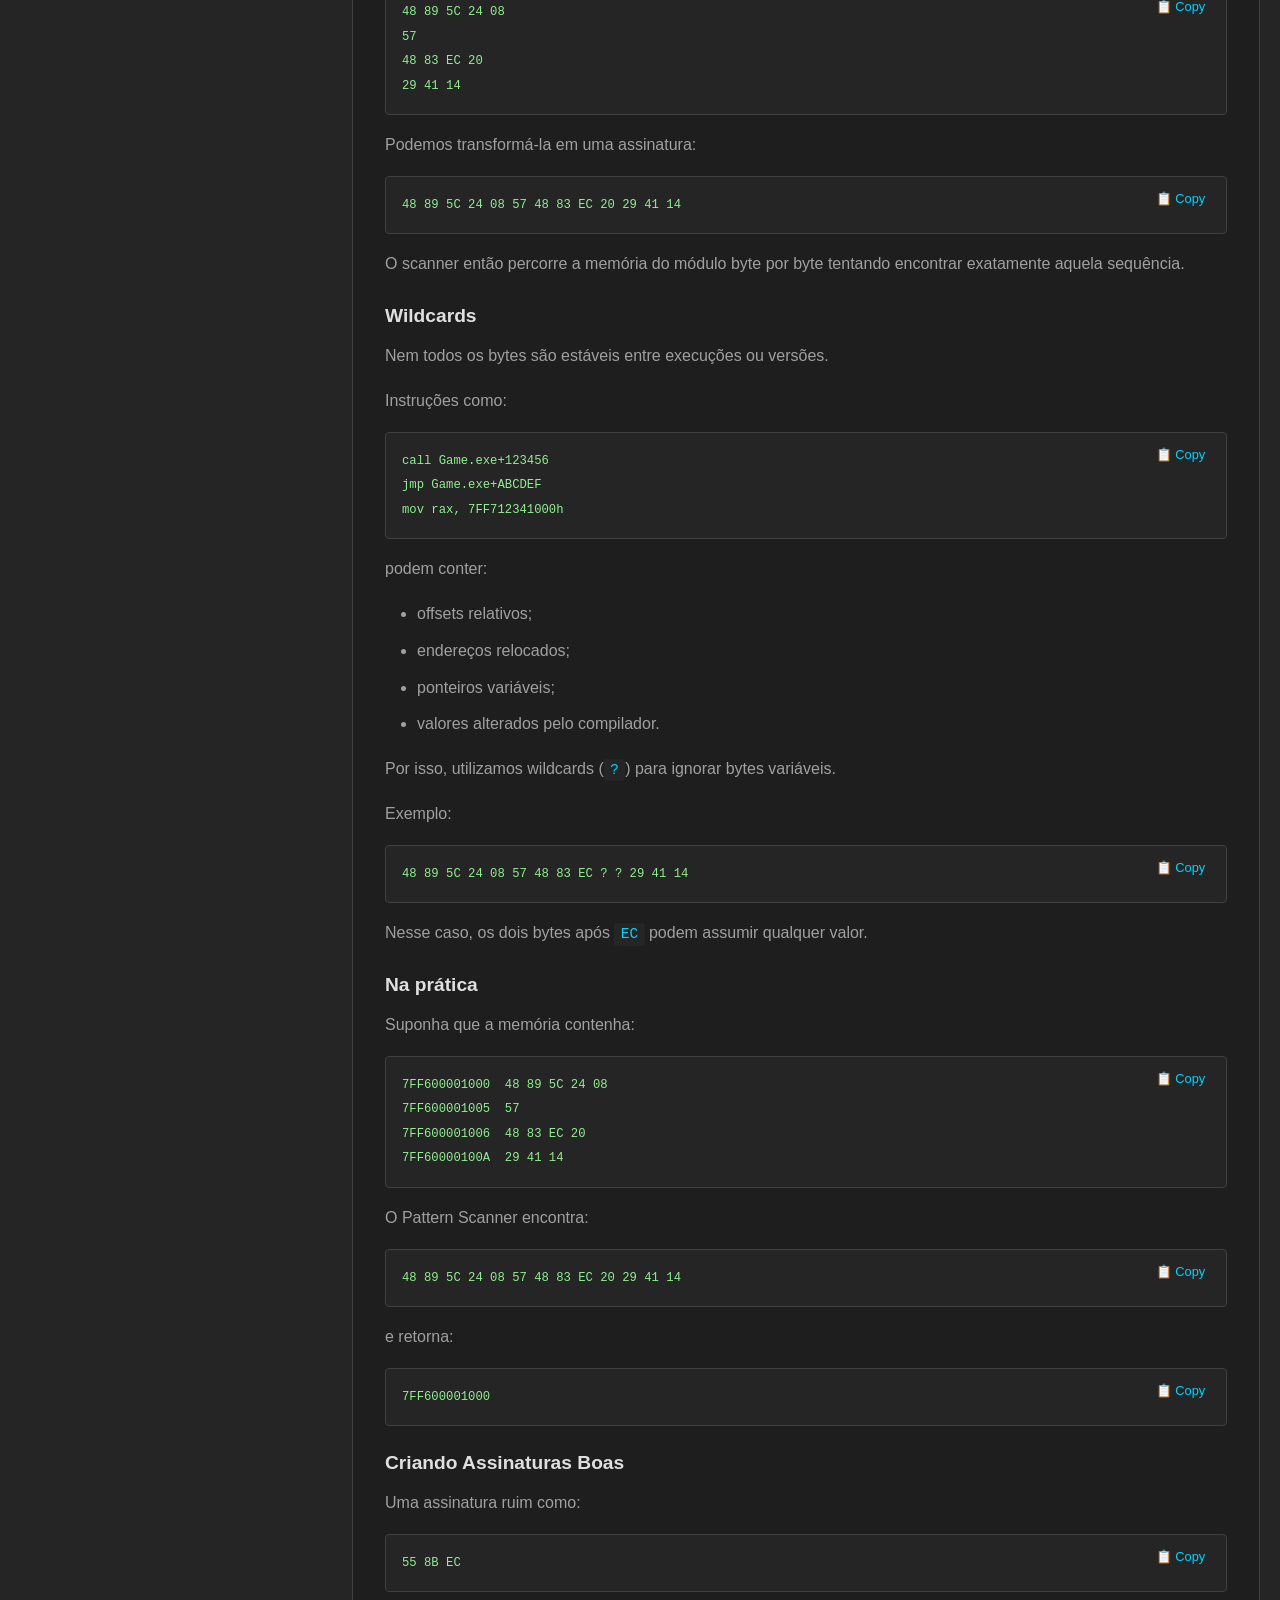
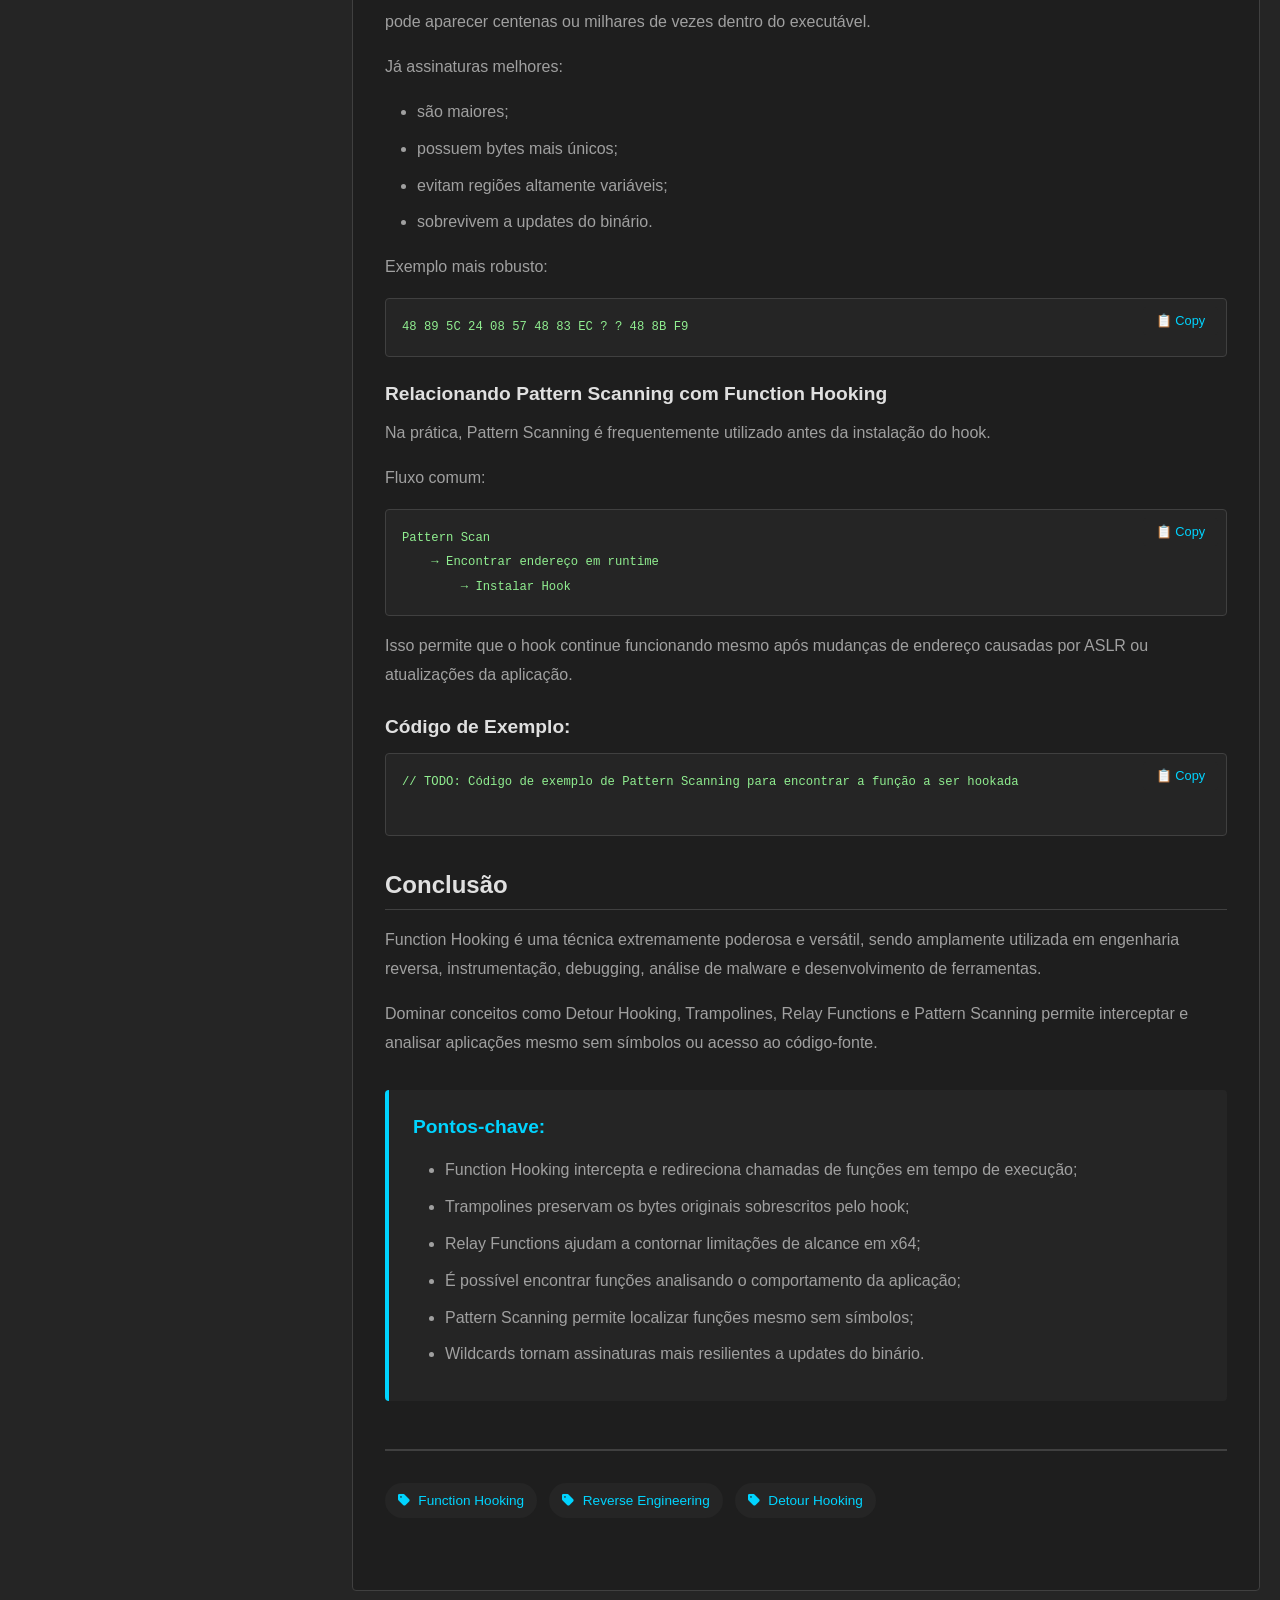
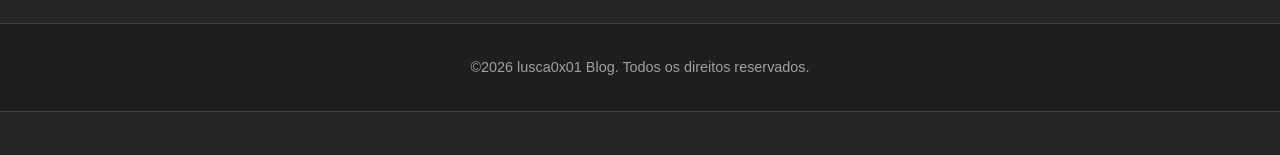
<file: posts/how-to-hook-functions/how-to-hook-functions-pt-BR.html>
<!DOCTYPE html>
<html lang="pt-BR" class="no-js">

<head>
    <meta charset="UTF-8">
    <meta name="viewport" content="width=device-width, initial-scale=1.0">
    <meta name="description" content="Como 'Hookar' Funções: Guia Completo de Function Hooking">
    <title>Como "Hookar" Funções: Guia Completo de Function Hooking</title>
    <link rel="stylesheet" href="https://cdnjs.cloudflare.com/ajax/libs/font-awesome/6.4.0/css/all.min.css">
    <link rel="stylesheet" href="../../assets/css/style.css">
    <link rel="stylesheet" href="../../assets/css/post.css">
    <script>
        document.documentElement.className = document.documentElement.className.replace(/\bno-js\b/g, '') + ' js ';
    </script>
</head>

<body class="home">
    <div class="navbar">
        <div class="navbar-inner">
            <div class="navbar-menu">
                <nav id="site-nav" class="greedy-nav">
                    <a class="site-title" href="/">lusca0x01 Blog</a>
                    <ul class="visible-links">
                        <li class="navbar-menu-item">
                            <a href="/" data-i18n="nav.posts">Posts</a>
                        </li>
                        <li class="navbar-menu-item">
                            <a href="/about/" data-i18n="nav.about">Sobre</a>
                        </li>
                        <li class="navbar-menu-item">
                            <button class="lang-toggle" onclick="toggleLanguage()" title="Toggle Language">
                                <span id="lang-btn">EN</span>
                            </button>
                        </li>
                    </ul>
                </nav>
            </div>
        </div>
    </div>

    <div class="initial-content">
        <div id="main" class="post-main">
            <div class="sidebar">
                <div class="author-box" itemscope itemtype="https://schema.org/Person">
                    <div class="author-avatar">
                        <img src="../../images/avatar.png" alt="Author" itemprop="image">
                    </div>
                    <div class="author-content">
                        <h3 class="author-name" itemprop="name" data-i18n="author.name">lusca0x01</h3>
                        <div class="author-bio" itemprop="description" data-i18n="author.bio">Threat Researcher and
                            Maker</div>
                    </div>
                    <div class="author-urls-wrapper">
                        <ul class="author-urls social-icons">
                            <li><i class="fas fa-fw fa-map-marker-alt"></i> <span data-i18n="author.location">Fortaleza,
                                    Ceará, Brasil</span></li>
                            <li><a href="https://github.com/lusca0x01" target="_blank" rel="noopener noreferrer"><i
                                        class="fab fa-fw fa-github"></i>
                                    <span>GitHub</span></a></li>
                            <li><a href="mailto:lucas.wf@outlook.com" target="_blank" rel="noopener noreferrer"><i
                                        class="fas fa-fw fa-envelope"></i>
                                    <span>Email</span></a></li>
                            <li><a href="https://www.linkedin.com/in/lucas-wagner-fernandes/" target="_blank"
                                    rel="noopener noreferrer"><i class="fab fa-fw fa-linkedin"></i>
                                    <span>LinkedIn</span></a></li>
                        </ul>
                    </div>
                </div>
                <div class="toc-box">
                    <h4>Índice</h4>
                    <ul class="toc-list">
                        <li><a href="#o-que-e-hooking">O que é Function Hooking?</a></li>
                        <li><a href="#tipos-hooking">Tipos de Function Hooking</a></li>
                        <li><a href="#detour-hooking">Detour Hooking</a></li>
                        <li><a href="#encontrando-funcoes">Encontrando Funções</a></li>
                        <li><a href="#pattern-scanning">Pattern Scanning</a></li>
                        <li><a href="#conclusao">Conclusão</a></li>
                    </ul>
                </div>
            </div>

            <article class="post-content">
                <header class="post-header">
                    <h1 class="post-title">Como "Hookar" Funções: Guia Completo de Function Hooking</h1>

                    <div class="post-meta">
                        <span class="post-date">
                            <i class="far fa-calendar-alt"></i>
                            20 de maio de 2026
                        </span>
                        <span class="post-readtime">
                            <i class="far fa-clock"></i>
                            18 minutos de leitura
                        </span>
                        <span class="post-category">
                            <i class="fas fa-tag"></i>
                            Engenharia Reversa
                        </span>
                    </div>

                    <div class="post-excerpt">
                        <p> Este guia explora como interceptar e redirecionar funções em tempo de execução utilizando
                            técnicas de Function Hooking, com foco especial em Detour Hooking (Inline Hooking). Além
                            disso, abordaremos conceitos fundamentais como Pattern Scanning, Trampolines, Relay
                            Functions e estratégias utilizadas para localizar e manipular funções mesmo em binários sem
                            símbolos.</p>
                    </div>
                </header>

                <div class="post-body">
                    <section id="o-que-e-hooking">
                        <h2>O que é Function Hooking?</h2>
                        <p>Function Hooking é uma técnica utilizada para interceptar, monitorar ou redirecionar chamadas
                            de funções em tempo de execução, permitindo alterar o comportamento original de uma
                            aplicação sem modificar diretamente seu código-fonte ou recompilá-la.</p>
                        <p>O código responsável por interceptar e manipular essas chamadas é chamado de
                            <strong>hook</strong>.
                        </p>

                        <p>Na prática, o objetivo do hooking é fazer com que, ao invés da execução seguir para a função
                            original, ela passe primeiro por um código personalizado, que pode:</p>
                        <ul>
                            <li>Alterar parâmetros</li>
                            <li>Modificar valores de retorno</li>
                            <li>Registrar informações (logging)</li>
                            <li>Bloquear execuções</li>
                            <li>Redirecionar completamente o fluxo do programa</li>
                        </ul>

                        <p>Essa técnica é amplamente utilizada em:</p>
                        <ul>
                            <li>Debuggers (como WinDbg, x64dbg)</li>
                            <li>EDRs e antivírus</li>
                            <li>Engenharia reversa</li>
                            <li>Instrumentação de software</li>
                            <li>Overlays e mods de jogos</li>
                            <li>Monitoramento de APIs</li>
                            <li>Sistemas de profiling</li>
                            <li>Mecanismos de compatibilidade</li>
                        </ul>
                    </section>

                    <section id="tipos-hooking">
                        <h2>Quais os tipos de Function Hooking? </h2>
                        <p>Existem diversas técnicas diferentes de hooking. Dentre elas, podemos citar:</p>

                        <h3>Import Address Table Hooking (IAT Hooking)</h3>
                        <p>Substitui o ponteiro original de uma função na Import Address Table (IAT) por outro. É uma
                            abordagem menos invasiva e frequentemente usada para hooks de nível de aplicação.</p>

                        <h3>Export Address Table Hooking (EAT Hooking)</h3>
                        <p>Segue o mesmo princípio, mas utiliza a tabela de exportação (EAT) da DLL ao invés da tabela
                            de importação. Útil para hookar funções exportadas por uma DLL.</p>

                        <h3>VTable Hooking</h3>
                        <p>Utiliza o conceito de Virtual Tables (VTables) do C++ para alterar os ponteiros de métodos
                            virtuais. Particularmente útil em aplicações orientadas a objetos.</p>

                        <div class="article-highlight">
                            <i class="fas fa-code-branch"></i>
                            <h3>Foco do Artigo</h3>
                        </div>
                        <p>
                            Entretanto, neste artigo iremos focar no
                            <strong>Detour Hooking</strong>
                            (também conhecido como <strong>Inline Hooking</strong>),
                            uma técnica que altera diretamente o fluxo de execução da função original,
                            geralmente sobrescrevendo suas primeiras instruções com um salto
                            (<code>JMP</code>) para uma função personalizada.
                        </p>
                    </section>

                    <section id="detour-hooking">
                        <h2>Detour Hooking (Inline Hooking)</h2>
                        <p>Imagine a função <code>MessageBoxA</code> da API do Windows. Quando uma aplicação chama essa
                            função, o fluxo de execução normalmente segue diretamente para a implementação original
                            presente na <code>user32.dll</code>.</p>

                        <p>Os bytes pertencentes à DLL normalmente ficam em páginas marcadas como leitura e execução (RX
                            — Read/Execute), impedindo modificações. Entretanto, APIs do sistema operacional como
                            <code>VirtualProtect</code> permitem alterar temporariamente as permissões para escrita (RWX
                            ou RW).
                        </p>

                        <h3>Como funciona:</h3>
                        <p>Em um Detour Hook, alteramos os primeiros bytes (geralmente os primeiros 5 bytes, que nos
                            permitem realizar um 32-bit relative jump) dessa função na memória
                            para que, ao invés da execução continuar normalmente, ela seja desviada para uma função
                            controlada por nós.</p>

                        <p>Imagine que o início original da função seja (algo comum na criação de <strong>stack
                                frames</strong>):</p>
                        <pre><code class="language-nasm">MessageBoxA:
push rbp
mov rbp, rsp
sub rsp, 30h</code></pre>

                        <p>Em bytes, isso seria algo semelhante a:</p>
                        <pre><code class="language-hex">55                ; push rbp
48 89 E5          ; mov rbp, rsp
48 83 EC 30       ; sub rsp, 30h</code></pre>

                        <p>Substituímos os primeiros bytes por um <code>JMP</code> relativo:</p>
                        <pre><code class="language-nasm">jmp HookedMessageBoxA; localizada em 0x12345678</code></pre>

                        <p>O opcode é <code>E9 &lt;offset&gt;</code>, onde o offset é calculado como:</p>
                        <pre><code class="language-text">Destino - (Instruction Pointer Atual + 5)</code></pre>

                        <p>Os 5 bytes representam:</p>
                        <pre><code class="language-text">1 byte do opcode E9
4 bytes do offset</code></pre>

                        <p>Na prática o início da função passa a ser:</p>
                        <pre><code class="language-nasm">E9 12 34 56 78    ; jmp HookedMessageBoxA
83 EC 30          ; Bytes que não foram sobrescritos</code></pre>

                        <h3>O Problema: Instruções Corrompidas</h3>
                        <p>Ao sobrescrever os primeiros bytes da função original com o <code>JMP</code>, destruímos
                            instruções
                            legítimas. Isso significa que, caso tentemos executar a implementação original
                            posteriormente, parte do código necessário já terá sido perdida.</p>

                        <p>Exemplificando:</p>
                        <pre><code class="language-nasm">; Originalmente:
55                ; push rbp
48 89 E5          ; mov rbp, rsp
48 83 EC 30       ; sub rsp, 30h

; Após o hook:
E9 12 34 56 78    ; jmp HookedMessageBoxA
83 EC 30          ; Bytes que não foram sobrescritos

; Bytes originais perdidos:
55
48 89 E5
48
</code></pre>

                        <p>Ou seja, a função original ficou parcialmente corrompida. Além disso, não podemos
                            sobrescrever "metade" de uma instrução. Como instruções x86/x64 possuem tamanho variável, é
                            necessário sobrescrever instruções completas até atingir o tamanho mínimo necessário para o
                            hook.</p>

                        <section id="trampoline-relay">
                            <h2>A solução: Trampoline + Relay Function</h2>

                            <h3>Trampoline</h3>

                            <p>
                                O <strong>Trampoline</strong> é responsável por preservar e executar os bytes
                                originais sobrescritos pelo hook.
                            </p>

                            <p>Ele funciona da seguinte forma:</p>

                            <ul>
                                <li>copia as instruções originais removidas da função;</li>
                                <li>executa essas instruções em outra região de memória;</li>
                                <li>
                                    realiza um salto de volta para a continuação da função original.
                                </li>
                            </ul>

                            <p>Exemplo conceitual:</p>

                            <pre><code class="language-nasm">; Bytes copiados da função original
push rbp
mov rbp, rsp

; Retorna para MessageBoxA+5
jmp MessageBoxA+5</code></pre>

                            <p>
                                Dessa forma, conseguimos continuar a execução legítima da função
                                mesmo após alterar seus primeiros bytes.
                            </p>

                            <h3>Relay Function</h3>

                            <p>
                                Já a <strong>Relay Function</strong> atua como uma função intermediária
                                entre o hook e a função original.
                            </p>

                            <p>Ela normalmente possui dois objetivos:</p>

                            <ul>
                                <li>encapsular lógica auxiliar;</li>
                                <li>facilitar o redirecionamento do fluxo.</li>
                            </ul>

                            <p>
                                Em arquiteturas x64 isso é especialmente importante, porque o
                                <code>jmp rel32</code> possui alcance limitado a ±2GB.
                            </p>

                            <p>
                                Caso nossa função de hook esteja muito distante da função original na
                                memória, não conseguimos alcançá-la diretamente utilizando apenas o
                                opcode <code>E9</code>.
                            </p>

                            <p>
                                Nesse cenário, criamos uma pequena função intermediária próxima da
                                função original:
                            </p>

                            <pre><code class="language-nasm">RelayFunction:
mov rax, HookedMessageBoxA
jmp rax</code></pre>

                            <p>
                                A Relay Function então realiza o salto absoluto para o hook real.
                            </p>

                            <p>Então o fluxo fica:</p>

                            <pre><code class="language-text">MessageBoxA (hooked function)
    → Relay Function
        → Hook (HookedMessageBoxA)
            → Trampoline
                → MessageBoxA (continuação)</code></pre>

                            <h3>Código de Exemplo:</h3>
                            <pre><code class="language-c">// TODO: Código de exemplo de Detour Hooking com Trampoline e Relay Function
                        </code></pre>
                        </section>

                        <section id="encontrando-funcoes">
                            <h2>
                                Mas e se não soubermos quem é a Função?
                            </h2>

                            <p>
                                É muito comum que, ao analisarmos uma aplicação, não exista PDB ou
                                qualquer tipo de referência para nomes e assinaturas de funções.
                            </p>

                            <p>
                                Em muitos casos, temos apenas um binário compilado e completamente
                                "cego" (<em>stripped</em>), sem símbolos, nomes ou documentação.
                            </p>

                            <p>
                                Ainda assim, ferramentas como x64dbg, IDA, Ghidra ou Cheat Engine
                                permitem analisar o comportamento do programa em tempo de execução.
                            </p>

                            <p>
                                Um exemplo clássico, voltado ao mundo dos jogos, é encontrar uma
                                variável de vida (<em>health</em>) que aumenta ou diminui após uma
                                determinada ação dentro do jogo.
                            </p>

                            <h3>Encontrando a Função pelo Comportamento</h3>

                            <p>Imagine que a vida do jogador vale:</p>

                            <pre><code class="language-text">100</code></pre>

                            <p>Após receber dano:</p>

                            <pre><code class="language-text">75</code></pre>

                            <p>No Cheat Engine, podemos procurar:</p>

                            <pre><code class="language-text">First Scan → 100
Next Scan → 75</code></pre>

                            <p>
                                Até encontrarmos o endereço responsável pela variável.
                            </p>

                            <h3>"Who writes to this address?"</h3>

                            <p>
                                Depois disso, podemos utilizar uma funcionalidade extremamente importante:
                            </p>

                            <pre><code class="language-text">Find out what writes to this address
ou
What accesses this address</code></pre>

                            <p>
                                Então, ao tomar dano novamente, o debugger intercepta a instrução
                                responsável:
                            </p>

                            <pre><code class="language-nasm">sub [rcx+14], eax
ou
mov [rbx+10], eax</code></pre>

                            <p>
                                Nesse momento, mesmo sem saber o nome da função, descobrimos:
                            </p>

                            <ul>
                                <li>qual instrução altera a vida;</li>
                                <li>qual registrador contém a estrutura do jogador;</li>
                                <li>onde o código responsável está na memória.</li>
                            </ul>

                            <h3>Subindo para a Função</h3>

                            <p>
                                Agora podemos abrir o disassembler e analisar o código ao redor
                                daquela instrução:
                            </p>

                            <pre><code class="language-nasm">Game.exe+123456:
48 89 5C 24 08
57
48 83 EC 20
29 41 14          ; sub [rcx+14], eax</code></pre>

                            <p>
                                Mesmo sem símbolos, conseguimos identificar:
                            </p>

                            <ul>
                                <li>prólogo da função;</li>
                                <li>fluxo de execução;</li>
                                <li>chamadas;</li>
                                <li>condicionais;</li>
                                <li>registradores utilizados.</li>
                            </ul>

                            <p>
                                Ou seja: encontramos a função através do comportamento dela.
                            </p>
                        </section>

                        <section id="pattern-scanning">
                            <h2>
                                Pattern Scanning
                            </h2>

                            <p>
                                Pattern Scanning (também conhecido como Signature Scan ou AOB Scan)
                                é uma técnica utilizada para localizar regiões específicas de código
                                na memória através de sequências de bytes características de uma
                                função ou trecho de instrução.
                            </p>

                            <p>Essa abordagem é extremamente útil quando:</p>

                            <ul>
                                <li>não possuímos símbolos (PDB);</li>
                                <li>os endereços mudam entre execuções;</li>
                                <li>ASLR está habilitado;</li>
                                <li>a aplicação recebe atualizações constantes;</li>
                                <li>não sabemos o nome da função;</li>
                                <li>não temos acesso ao código-fonte.</li>
                            </ul>

                            <p>
                                Em vez de procurar nomes ou endereços fixos, procuramos padrões
                                de instruções que identificam aquele trecho de código.
                            </p>

                            <h3>Como funciona?</h3>

                            <p>
                                Imagine que identificamos a seguinte sequência durante a análise:
                            </p>

                            <pre><code class="language-hex">48 89 5C 24 08
57
48 83 EC 20
29 41 14</code></pre>

                            <p>Podemos transformá-la em uma assinatura:</p>

                            <pre><code class="language-hex">48 89 5C 24 08 57 48 83 EC 20 29 41 14</code></pre>

                            <p>
                                O scanner então percorre a memória do módulo byte por byte tentando
                                encontrar exatamente aquela sequência.
                            </p>

                            <h3>Wildcards</h3>

                            <p>
                                Nem todos os bytes são estáveis entre execuções ou versões.
                            </p>

                            <p>Instruções como:</p>

                            <pre><code class="language-nasm">call Game.exe+123456
jmp Game.exe+ABCDEF
mov rax, 7FF712341000h</code></pre>

                            <p>podem conter:</p>

                            <ul>
                                <li>offsets relativos;</li>
                                <li>endereços relocados;</li>
                                <li>ponteiros variáveis;</li>
                                <li>valores alterados pelo compilador.</li>
                            </ul>

                            <p>
                                Por isso, utilizamos wildcards (<code>?</code>) para ignorar bytes variáveis.
                            </p>

                            <p>Exemplo:</p>

                            <pre><code class="language-hex">48 89 5C 24 08 57 48 83 EC ? ? 29 41 14</code></pre>

                            <p>
                                Nesse caso, os dois bytes após <code>EC</code> podem assumir qualquer valor.
                            </p>

                            <h3>Na prática</h3>

                            <p>Suponha que a memória contenha:</p>

                            <pre><code class="language-text">7FF600001000  48 89 5C 24 08
7FF600001005  57
7FF600001006  48 83 EC 20
7FF60000100A  29 41 14</code></pre>

                            <p>O Pattern Scanner encontra:</p>

                            <pre><code class="language-hex">48 89 5C 24 08 57 48 83 EC 20 29 41 14</code></pre>

                            <p>e retorna:</p>

                            <pre><code class="language-text">7FF600001000</code></pre>

                            <h3>Criando Assinaturas Boas</h3>

                            <p>Uma assinatura ruim como:</p>

                            <pre><code class="language-hex">55 8B EC</code></pre>

                            <p>
                                pode aparecer centenas ou milhares de vezes dentro do executável.
                            </p>

                            <p>Já assinaturas melhores:</p>

                            <ul>
                                <li>são maiores;</li>
                                <li>possuem bytes mais únicos;</li>
                                <li>evitam regiões altamente variáveis;</li>
                                <li>sobrevivem a updates do binário.</li>
                            </ul>

                            <p>Exemplo mais robusto:</p>

                            <pre><code class="language-hex">48 89 5C 24 08 57 48 83 EC ? ? 48 8B F9</code></pre>

                            <h3>Relacionando Pattern Scanning com Function Hooking</h3>

                            <p>
                                Na prática, Pattern Scanning é frequentemente utilizado antes da
                                instalação do hook.
                            </p>

                            <p>Fluxo comum:</p>

                            <pre><code class="language-text">Pattern Scan
    → Encontrar endereço em runtime
        → Instalar Hook</code></pre>

                            <p>
                                Isso permite que o hook continue funcionando mesmo após mudanças de
                                endereço causadas por ASLR ou atualizações da aplicação.
                            </p>

                            <h3>Código de Exemplo:</h3>
                            <pre><code class="language-c">// TODO: Código de exemplo de Pattern Scanning para encontrar a função a ser hookada
                            </code></pre>
                        </section>

                        <section id="conclusao">
                            <h2>Conclusão</h2>

                            <p>
                                Function Hooking é uma técnica extremamente poderosa e versátil,
                                sendo amplamente utilizada em engenharia reversa, instrumentação,
                                debugging, análise de malware e desenvolvimento de ferramentas.
                            </p>

                            <p>
                                Dominar conceitos como Detour Hooking, Trampolines, Relay Functions
                                e Pattern Scanning permite interceptar e analisar aplicações mesmo
                                sem símbolos ou acesso ao código-fonte.
                            </p>

                            <div class="key-takeaways">
                                <h3>Pontos-chave:</h3>

                                <ul>
                                    <li>
                                        Function Hooking intercepta e redireciona chamadas de funções
                                        em tempo de execução;
                                    </li>

                                    <li>
                                        Trampolines preservam os bytes originais sobrescritos pelo hook;
                                    </li>

                                    <li>
                                        Relay Functions ajudam a contornar limitações de alcance em x64;
                                    </li>

                                    <li>
                                        É possível encontrar funções analisando o comportamento da aplicação;
                                    </li>

                                    <li>
                                        Pattern Scanning permite localizar funções mesmo sem símbolos;
                                    </li>

                                    <li>
                                        Wildcards tornam assinaturas mais resilientes a updates do binário.
                                    </li>
                                </ul>
                            </div>
                        </section>
                </div>

                <footer class="post-footer">
                    <div class="post-tags">
                        <span class="tag">
                            <i class="fas fa-tag"></i>
                            Function Hooking
                        </span>
                        <span class="tag">
                            <i class="fas fa-tag"></i>
                            Reverse Engineering
                        </span>
                        <span class="tag">
                            <i class="fas fa-tag"></i>
                            Detour Hooking
                        </span>
                    </div>
                </footer>
            </article>
        </div>
    </div>

    <div id="footer" class="footer">
        <footer>
            <div class="footer-follow">
                <p data-i18n="footer.text">&copy; 2026 lusca0x01 Blog. Todos os direitos reservados.</p>
            </div>
        </footer>
    </div>

    <script src="../../assets/js/script.js"></script>
    <script src="../../assets/js/post.js"></script>
    <script>
        document.addEventListener('DOMContentLoaded', () => {
            updateTranslations();
        });
    </script>
</body>

</html>
</file>
<file: assets/css/style.css>
:root {
    --primary-color: #00d4ff;
    --accent-color: #ff006e;
    --text-color: #e0e0e0;
    --text-light: #a0a0a0;
    --bg-color: #1e1e1e;
    --bg-light: #252525;
    --border-color: #404040;
    --meta-color: #808080;
    --link-color: #00d4ff;

    --radius: 4px;
    --transition: 0.2s ease;
    --container-width: 1280px;
}

* {
    margin: 0;
    padding: 0;
    box-sizing: border-box;
}

html {
    height: 100%;
    font-size: 16px;
    scroll-behavior: smooth;
}

html.no-js {
    display: none;
}

body {
    min-height: 100vh;
    display: flex;
    flex-direction: column;
    font-family: -apple-system, BlinkMacSystemFont, "Segoe UI", Roboto,
        "Helvetica Neue", Arial, sans-serif;
    background: var(--bg-light);
    color: var(--text-color);
    line-height: 1.6;
}

.container,
.navbar-inner,
.initial-content {
    max-width: var(--container-width);
    margin: 0 auto;
    padding-inline: 20px;
}

.initial-content {
    padding-block: 2rem;
}

h1,
h2,
h3,
h4,
h5,
h6 {
    margin-bottom: .5rem;
    font-weight: 600;
    line-height: 1.4;
    color: var(--text-color);
}

h1 { font-size: 2rem; }
h2 { font-size: 1.5rem; }
h3 { font-size: 1.25rem; }

a {
    color: var(--link-color);
    text-decoration: none;
    transition: color var(--transition);
}

a:hover {
    color: var(--accent-color);
}

ul {
    list-style: none;
}

.navbar,
.footer,
.author-box,
.posts,
.page-content,
.category-card {
    background: var(--bg-color);
    border: 1px solid var(--border-color);
}

.navbar {
    position: sticky;
    top: 0;
    z-index: 1000;
    border-inline: none;
}

.navbar-inner {
    padding-block: 1rem;
}

.navbar-menu,
.greedy-nav,
.visible-links,
.page-meta,
.pagination,
.pagination ul,
.page-navigation {
    display: flex;
    align-items: center;
}

.greedy-nav {
    flex: 1;
    gap: 2rem;
}

.visible-links {
    gap: 1.5rem;
}

.site-title {
    font-size: 1.3rem;
    font-weight: 700;
    color: var(--text-color);
    white-space: nowrap;
}

.navbar-menu-item a {
    color: var(--text-color);
    font-weight: 500;
}

.lang-toggle,
.back-button,
.btn-back {
    border: none;
    border-radius: var(--radius);
    cursor: pointer;
    font-weight: 600;
    transition: all var(--transition);
}

.lang-toggle,
.back-button {
    background: var(--link-color);
    color: #fff;
}

.lang-toggle:hover,
.back-button:hover {
    background: var(--accent-color);
}

.lang-toggle {
    padding: .4rem .8rem;
    font-size: .9rem;
}

#main {
    display: grid;
    grid-template-columns: 300px 1fr;
    gap: 2rem;
}

.sidebar {
    position: sticky;
    top: 100px;
    height: fit-content;

    display: flex;
    flex-direction: column;
    gap: 1.5rem;
}

.author-box,
.posts,
.page-content,
.category-card {
    border-radius: var(--radius);
}

.author-box,
.category-card {
    padding: 1.5rem;
}

.posts,
.page-content {
    padding: 2rem;
}

.author-avatar img {
    width: 80px;
    height: 80px;
    margin-bottom: 1rem;
    border-radius: 50%;
    border: 2px solid var(--border-color);
    object-fit: cover;
}

.author-bio,
.posts-item-excerpt,
.about-section p,
.contact-list li,
.goals-list li,
.category-count,
.footer-follow {
    color: var(--text-light);
}

.author-urls-wrapper {
    margin-top: 1.5rem;
    padding-top: 1.5rem;
    border-top: 1px solid var(--border-color);
}

.social-icons li,
.contact-list li {
    margin-bottom: .75rem;
}

.social-icons i {
    width: 1rem;
    margin-right: .5rem;
}

.posts-subtitle,
.page-header {
    margin-bottom: 1.5rem;
    padding-bottom: .5rem;
    border-bottom: 2px solid var(--border-color);
}

.entries-list,
.pagination,
.page-navigation {
    margin-top: 2rem;
}

.list-item {
    margin-bottom: 2rem;
    padding-bottom: 2rem;
    border-bottom: 1px solid var(--border-color);
}

.list-item:last-child {
    border-bottom: none;
}

.posts-item-title {
    margin-bottom: .5rem;
    font-size: 1.3rem;
    word-break: break-word;
    overflow-wrap: break-word;
}

.page-meta {
    gap: 1rem;
    margin-bottom: .5rem;
    font-size: .9rem;
    color: var(--meta-color);
}

.page-meta-date,
.page-meta-readtime {
    display: flex;
    align-items: center;
    gap: .3rem;
}

.post-category {
    display: inline-block;
    margin-right: .5rem;
    padding: .25rem .75rem;
    border-radius: 3px;
    background: var(--bg-light);
    color: var(--link-color);
    font-size: .85rem;
}

.pagination {
    justify-content: center;
    flex-wrap: wrap;
    gap: .5rem;
    padding-top: 2rem;
    border-top: 1px solid var(--border-color);
}

.pagination a,
.pagination .disabled,
.pagination .current {
    min-width: 40px;
    padding: .5rem .75rem;
    border: 1px solid var(--border-color);
    border-radius: 3px;
    text-align: center;
    transition: all var(--transition);
}

.pagination a:hover,
.pagination .current {
    background: var(--link-color);
    border-color: var(--link-color);
    color: #fff;
}

.pagination .disabled {
    color: var(--meta-color);
    cursor: not-allowed;
}

.categories-grid {
    display: grid;
    grid-template-columns: repeat(auto-fit, minmax(250px, 1fr));
    gap: 1.5rem;
}

.category-card {
    text-align: center;
    transition: all var(--transition);
}

.category-card:hover {
    border-color: var(--link-color);
    box-shadow: 0 2px 8px rgb(0 0 0 / 10%);
}

.category-icon {
    margin-bottom: .5rem;
    font-size: 2rem;
}

.about-section {
    margin-bottom: 2.5rem;
}

.about-section h2,
.page-header h1 {
    color: var(--primary-color);
}

.about-section p,
.page-body {
    line-height: 1.8;
}

.goals-list li {
    position: relative;
    padding-left: 1.5rem;
}

.goals-list li::before {
    content: "→";
    position: absolute;
    left: 0;
    color: var(--link-color);
}

.footer {
    margin-top: auto;
    padding: 2rem 0;
    border-inline: none;
}

.footer-follow {
    text-align: center;
    font-size: .9rem;
}

.error-container {
    min-height: 60vh;
    margin: 3rem 0;
    text-align: center;
    display: flex;
    flex-direction: column;
    justify-content: center;
    align-items: center;
}

.error-code {
    font-size: 5rem;
    line-height: 1;
    color: var(--link-color);
}

.error-message {
    margin: 1rem 0;
    font-size: 1.5rem;
}

.error-description {
    max-width: 500px;
    margin-bottom: 2rem;
    color: var(--text-light);
}

@media (max-width: 768px) {
    :root {
        --container-width: 100%;
    }

    #main {
        grid-template-columns: 1fr;
        gap: 1.5rem;
    }

    .sidebar {
        position: static;
        order: -1;
    }

    .posts,
    .page-content,
    .author-box {
        padding: 1.5rem;
    }

    .visible-links,
    .greedy-nav {
        gap: 1rem;
    }

    .categories-grid {
        grid-template-columns: repeat(auto-fit, minmax(200px, 1fr));
    }

    .author-avatar img {
        width: 70px;
        height: 70px;
    }

    h1,
    .page-header h1 {
        font-size: 1.5rem;
    }

    h2 {
        font-size: 1.25rem;
    }

    h3,
    .posts-item-title {
        font-size: 1.1rem;
    }

    .initial-content {
        padding-block: 1.5rem;
    }

    .greedy-nav {
        flex-direction: row;
        align-items: center;
        gap: 0.75rem;
        flex-wrap: wrap;
    }

    .visible-links {
        flex-direction: row;
        flex-wrap: wrap;
        width: auto;
        gap: 0.5rem;
    }

    .navbar-menu-item {
        width: auto;
    }

    .navbar-menu-item a {
        display: inline-block;
        padding: 0.35rem 0.6rem;
        border-radius: 3px;
        background: var(--bg-light);
        transition: all var(--transition);
        font-size: 0.9rem;
    }

    .navbar-menu-item a:hover {
        background: var(--link-color);
    }
}

@media (max-width: 600px) {
    :root {
        font-size: 15px;
    }

    .navbar-inner,
    .initial-content {
        padding-inline: 15px;
    }

    .posts,
    .page-content,
    .author-box {
        padding: 1.25rem;
    }

    .site-title {
        font-size: 1.1rem;
    }

    .visible-links {
        gap: 0.75rem;
        font-size: 0.9rem;
    }

    .lang-toggle {
        padding: 0.35rem 0.7rem;
        font-size: 0.8rem;
    }
}

@media (max-width: 480px) {
    :root {
        font-size: 14px;
    }

    .navbar-inner,
    .initial-content {
        padding-inline: 12px;
    }

    .posts,
    .page-content,
    .author-box {
        padding: 1rem;
    }

    .site-title {
        font-size: 1rem;
    }

    .visible-links {
        gap: 0.5rem;
        font-size: 0.85rem;
    }

    .lang-toggle {
        padding: 0.3rem 0.6rem;
        font-size: 0.75rem;
    }

    .page-meta {
        flex-direction: column;
        align-items: flex-start;
        gap: 0.2rem;
        font-size: 0.85rem;
    }

    .categories-grid {
        grid-template-columns: 1fr;
        gap: 1rem;
    }

    .error-code {
        font-size: 3rem;
    }

    .error-message {
        font-size: 1.2rem;
    }

    .error-description {
        font-size: 1rem;
    }

    .author-avatar img {
        width: 60px;
        height: 60px;
    }

    .author-box,
    .author-urls-wrapper {
        padding: 1rem;
    }

    .author-bio,
    .social-icons li {
        font-size: 0.9rem;
    }

    h1,
    .page-header h1 {
        font-size: 1.3rem;
    }

    h2 {
        font-size: 1.1rem;
    }

    h3,
    .posts-item-title {
        font-size: 0.95rem;
    }

    .list-item {
        margin-bottom: 1.5rem;
        padding-bottom: 1.5rem;
    }

    .posts-subtitle,
    .page-header {
        margin-bottom: 1rem;
    }

    .entries-list,
    .pagination,
    .page-navigation {
        margin-top: 1.5rem;
    }

    .post-category {
        font-size: 0.75rem;
        padding: 0.2rem 0.5rem;
    }

    .pagination {
        padding-top: 1rem;
        gap: 0.35rem;
    }

    .pagination a,
    .pagination .disabled,
    .pagination .current {
        min-width: 35px;
        padding: 0.4rem 0.5rem;
        font-size: 0.85rem;
    }

    .list-item {
        word-break: break-word;
    }
}

@media (max-width: 360px) {
    :root {
        font-size: 13px;
    }

    .navbar-inner,
    .initial-content {
        padding-inline: 10px;
    }

    .greedy-nav {
        gap: 0.5rem;
    }

    .visible-links {
        gap: 0.3rem;
    }

    .site-title {
        font-size: 1rem;
    }

    .navbar-menu-item a,
    .lang-toggle {
        padding: 0.25rem 0.4rem;
    }

    .posts,
    .page-content,
    .author-box {
        padding: 0.75rem;
    }

    h1,
    .page-header h1 {
        font-size: 1.2rem;
    }

    h2 {
        font-size: 1rem;
    }

    h3,
    .posts-item-title {
        font-size: 0.9rem;
    }

    .author-avatar img {
        width: 50px;
        height: 50px;
    }

    .error-code {
        font-size: 2.5rem;
    }
}
</file>
<file: assets/css/post.css>
/* Post Page Styles */

.post-main {
    display: grid;
    grid-template-columns: 300px 1fr;
    gap: 2rem;
}

@media (max-width: 768px) {
    .post-main {
        grid-template-columns: 1fr;
        gap: 1.5rem;
    }
}

.post-content {
    background-color: var(--bg-color);
    border: 1px solid var(--border-color);
    border-radius: 4px;
    padding: 2rem;
    word-break: break-word;
    overflow-wrap: break-word;
}

@media (max-width: 768px) {
    .post-content {
        padding: 1.5rem;
    }
}

@media (max-width: 480px) {
    .post-content {
        padding: 1rem;
    }
}

.post-header {
    margin-bottom: 2rem;
    padding-bottom: 2rem;
}

.post-title {
    font-size: 2rem;
    color: var(--text-color);
    margin-bottom: 1rem;
    line-height: 1.3;
}

@media (max-width: 768px) {
    .post-title {
        font-size: 1.5rem;
    }
}

@media (max-width: 480px) {
    .post-title {
        font-size: 1.25rem;
        margin-bottom: 0.75rem;
    }
}

.post-meta {
    display: flex;
    gap: 1.5rem;
    flex-wrap: wrap;
    font-size: 0.9rem;
    color: var(--meta-color);
    margin-bottom: 1.5rem;
}

@media (max-width: 480px) {
    .post-meta {
        gap: 1rem;
        font-size: 0.85rem;
        flex-direction: column;
        margin-bottom: 1rem;
    }
}

.post-meta span {
    display: flex;
    align-items: center;
    gap: 0.5rem;
}

.post-date,
.post-readtime,
.post-category {
    display: flex;
    align-items: center;
    gap: 0.5rem;
}

.post-category {
    background-color: var(--bg-light);
    color: var(--link-color);
    padding: 0.25rem 0.75rem;
    border-radius: 3px;
    font-size: 0.85rem;
}

.post-excerpt {
    font-size: 1.1rem;
    color: var(--text-light);
    line-height: 1.6;
    font-style: italic;
}

.post-excerpt p {
    margin: 0;
}

.post-body {
    line-height: 1.8;
}

.post-body section {
    margin-bottom: 2rem;
}

.post-body h2 {
    font-size: 1.5rem;
    color: var(--text-color);
    margin-top: 2rem;
    margin-bottom: 1rem;
    padding-bottom: 0.5rem;
    border-bottom: 1px solid var(--border-color);
}

@media (max-width: 768px) {
    .post-body h2 {
        font-size: 1.25rem;
        margin-top: 1.5rem;
    }
}

@media (max-width: 480px) {
    .post-body h2 {
        font-size: 1.1rem;
        margin-top: 1.25rem;
        margin-bottom: 0.75rem;
    }
}

.post-body h3 {
    font-size: 1.2rem;
    color: var(--text-color);
    margin-top: 1.5rem;
    margin-bottom: 0.75rem;
}

.post-body p {
    color: var(--text-light);
    margin-bottom: 1rem;
}

.post-body code {
    background-color: var(--bg-light);
    color: var(--primary-color);
    padding: 0.2rem 0.4rem;
    border-radius: 3px;
    font-family: 'Courier New', monospace;
    font-size: 0.9em;
}

.post-body pre {
    background-color: var(--bg-light);
    border: 1px solid var(--border-color);
    border-radius: 4px;
    padding: 1rem;
    overflow-x: auto;
    margin-bottom: 1rem;
    font-size: 0.85rem;
}

@media (max-width: 600px) {
    .post-body pre {
        padding: 0.875rem;
        font-size: 0.85rem;
        overflow-x: auto;
        -webkit-overflow-scrolling: touch;
    }
}

@media (max-width: 480px) {
    .post-body pre {
        padding: 0.75rem;
        font-size: 0.8rem;
        overflow-x: auto;
        -webkit-overflow-scrolling: touch;
    }
}

.post-body pre code {
    background: none;
    color: #90ee90;
    padding: 0;
    border-radius: 0;
}

.post-body ul,
.post-body ol {
    list-style: disc;
    margin-left: 2rem;
    margin-bottom: 1rem;
}

.post-body li {
    color: var(--text-light);
    margin-bottom: 0.5rem;
}

.alert {
    padding: 1rem;
    border-left: 4px solid;
    border-radius: 4px;
    margin: 1.5rem 0;
    background-color: var(--bg-light);
}

.alert-warning {
    border-color: #ff9800;
}

.alert-warning i {
    color: #ff9800;
    margin-right: 0.5rem;
}

.alert-info {
    border-color: var(--primary-color);
}

.alert-info i {
    color: var(--primary-color);
    margin-right: 0.5rem;
}

.alert strong {
    color: var(--text-color);
}

.key-takeaways {
    background-color: var(--bg-light);
    border-left: 4px solid var(--primary-color);
    padding: 1.5rem;
    border-radius: 4px;
    margin: 2rem 0;
}

.key-takeaways h3 {
    margin-top: 0;
    color: var(--primary-color);
}

.key-takeaways ul {
    margin: 1rem 0 0 2rem;
}

.key-takeaways li {
    color: var(--text-light);
    margin-bottom: 0.5rem;
}

.toc-box {
    background-color: var(--bg-light);
    border: 1px solid var(--border-color);
    border-radius: 4px;
    padding: 1.5rem;
}

.toc-box h4 {
    color: var(--primary-color);
    font-size: 1rem;
    margin-bottom: 1rem;
}

.toc-list {
    list-style: none;
    margin: 0;
    padding: 0;
}

.toc-list li {
    margin-bottom: 0.5rem;
}

.toc-list a {
    color: var(--link-color);
    font-size: 0.9rem;
    transition: color 0.2s ease;
}

.toc-list a:hover {
    color: var(--accent-color);
}

.post-footer {
    margin-top: 3rem;
    padding-top: 2rem;
    border-top: 2px solid var(--border-color);
}

.post-tags {
    margin-bottom: 2rem;
}

.tag {
    display: inline-block;
    background-color: var(--bg-light);
    color: var(--link-color);
    padding: 0.4rem 0.8rem;
    border-radius: 20px;
    font-size: 0.85rem;
    margin-right: 0.5rem;
    margin-bottom: 0.5rem;
    transition: all 0.2s ease;
    cursor: pointer;
}

.tag:hover {
    background-color: var(--link-color);
    color: white;
}

.tag i {
    margin-right: 0.3rem;
}

.post-nav {
    margin-top: 2rem;
}

.btn-back {
    display: inline-block;
    color: var(--link-color);
    font-weight: 600;
    padding: 0.75rem 1.5rem;
    background-color: var(--bg-light);
    border-radius: 4px;
    transition: all 0.2s ease;
    text-decoration: none;
}

.btn-back:hover {
    background-color: var(--link-color);
    color: white;
}

.btn-back i {
    margin-right: 0.5rem;
}

@media (max-width: 768px) {
    .post-main {
        grid-template-columns: 1fr;
    }

    .post-content {
        padding: 1.5rem;
    }

    .post-title {
        font-size: 1.5rem;
    }

    .post-body h2 {
        font-size: 1.25rem;
    }

    .post-meta {
        flex-direction: column;
        gap: 0.5rem;
    }
}

@media (max-width: 600px) {
    .post-content {
        padding: 1.25rem;
    }

    .post-title {
        font-size: 1.35rem;
        margin-bottom: 0.875rem;
        word-break: break-word;
    }

    .post-body h2 {
        font-size: 1.15rem;
        word-break: break-word;
    }

    .post-body h3 {
        font-size: 1.05rem;
        word-break: break-word;
    }

    .post-body ul,
    .post-body ol {
        margin-left: 1.5rem;
    }

    .post-body li {
        margin-bottom: 0.4rem;
    }

    .post-meta {
        flex-direction: column;
        gap: 0.5rem;
        font-size: 0.85rem;
    }

    .key-takeaways {
        padding: 1.25rem;
        margin: 1.5rem 0;
    }

    .key-takeaways ul {
        margin-left: 1.5rem;
    }

    .toc-box {
        padding: 1.25rem;
        margin-bottom: 1.5rem;
    }
}

@media (max-width: 480px) {
    .post-content {
        padding: 1rem;
    }

    .post-title {
        font-size: 1.25rem;
    }

    .post-body h2 {
        font-size: 1.1rem;
    }

    .post-body h3 {
        font-size: 1rem;
        word-break: break-word;
    }

    .post-body pre {
        padding: 0.75rem;
        font-size: 0.8rem;
    }

    .post-body ul,
    .post-body ol {
        margin-left: 1.25rem;
    }

    .post-body li {
        margin-bottom: 0.35rem;
    }

    .post-meta {
        flex-direction: column;
        gap: 0.25rem;
        font-size: 0.8rem;
    }

    .toc-box {
        padding: 1rem;
        margin-bottom: 1.5rem;
    }
}

.article-highlight {
    display: flex;
    align-items: center;
    gap: 0.75rem;

    margin: 2rem 0 1rem;
    padding: 1rem 1.25rem;

    background: rgba(0, 212, 255, 0.08);
    border: 1px solid rgba(0, 212, 255, 0.2);
    border-left: 4px solid var(--link-color);
    border-radius: 6px;
}

.article-highlight i {
    font-size: 1.1rem;
    color: var(--link-color);
}

.article-highlight h3 {
    margin: 0;
    font-size: 1rem;
    font-weight: 600;
    color: var(--link-color);
    letter-spacing: 0.3px;
}
</file>
